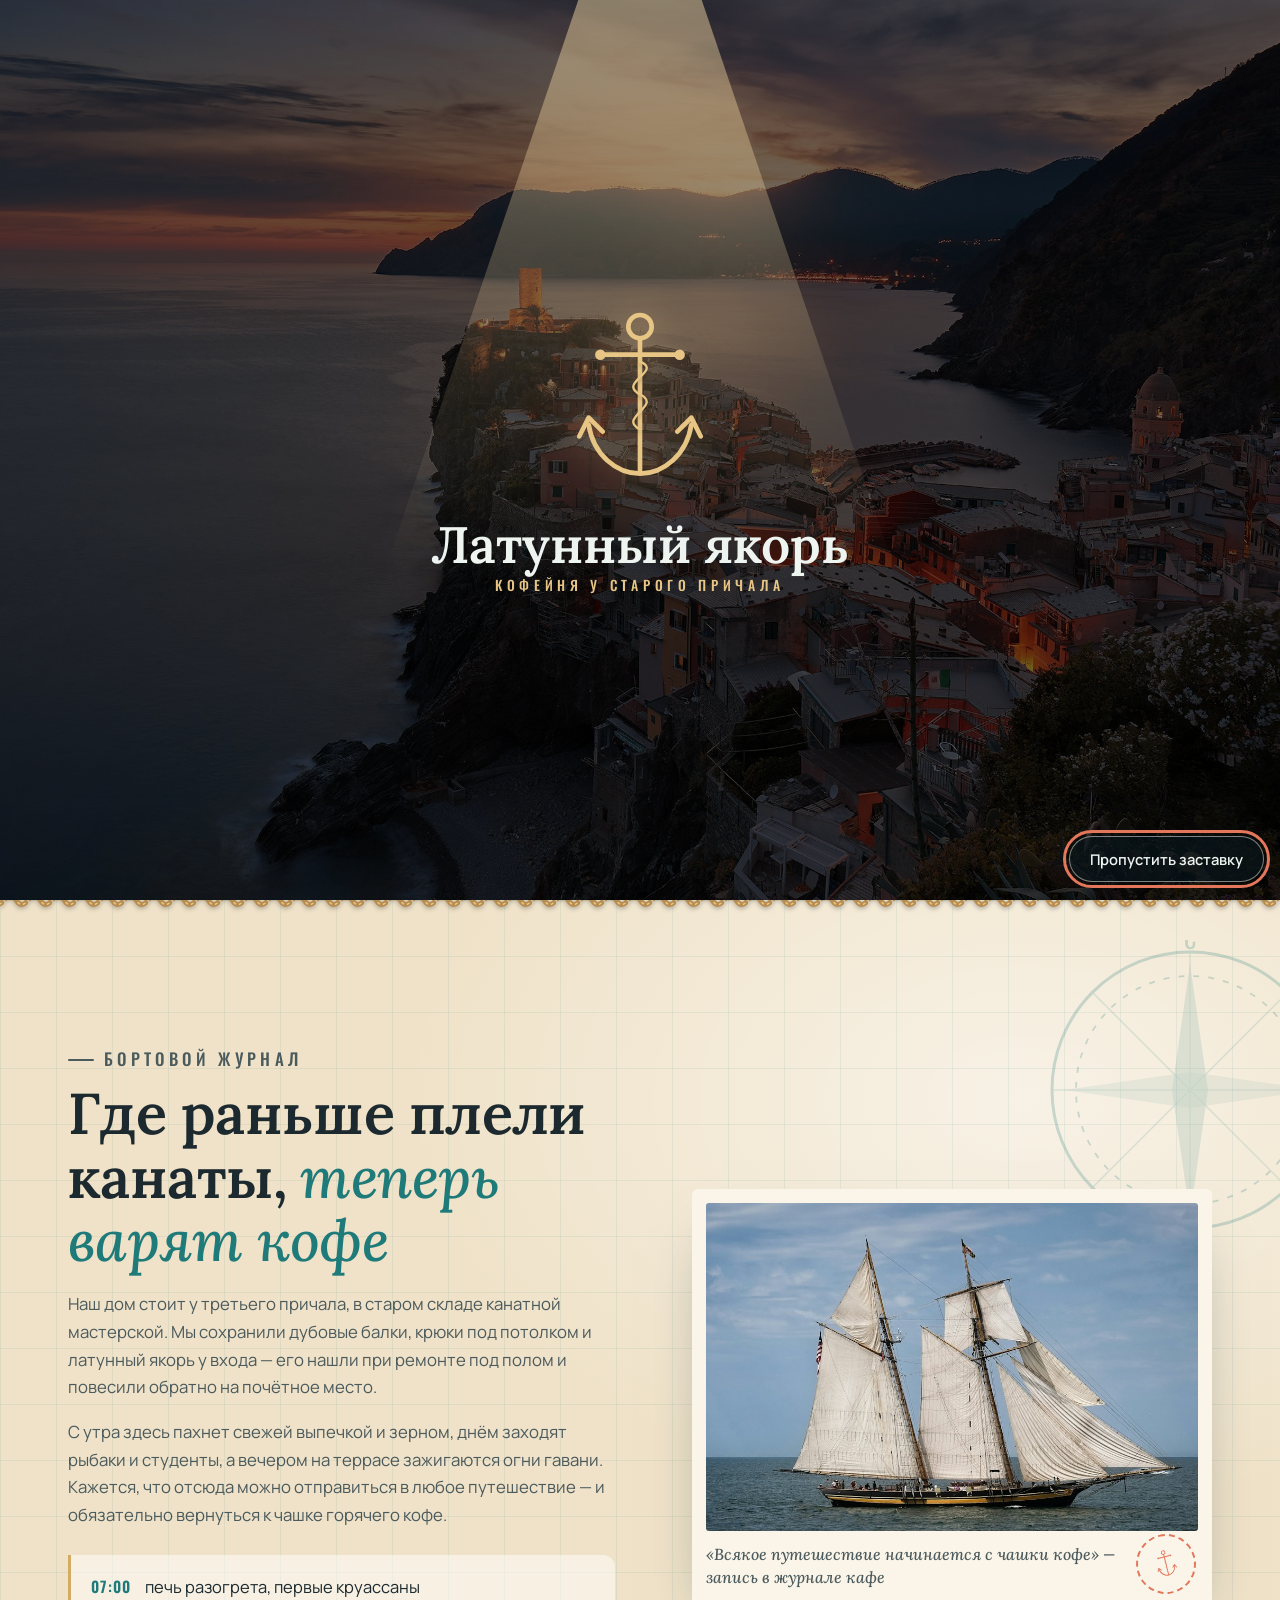
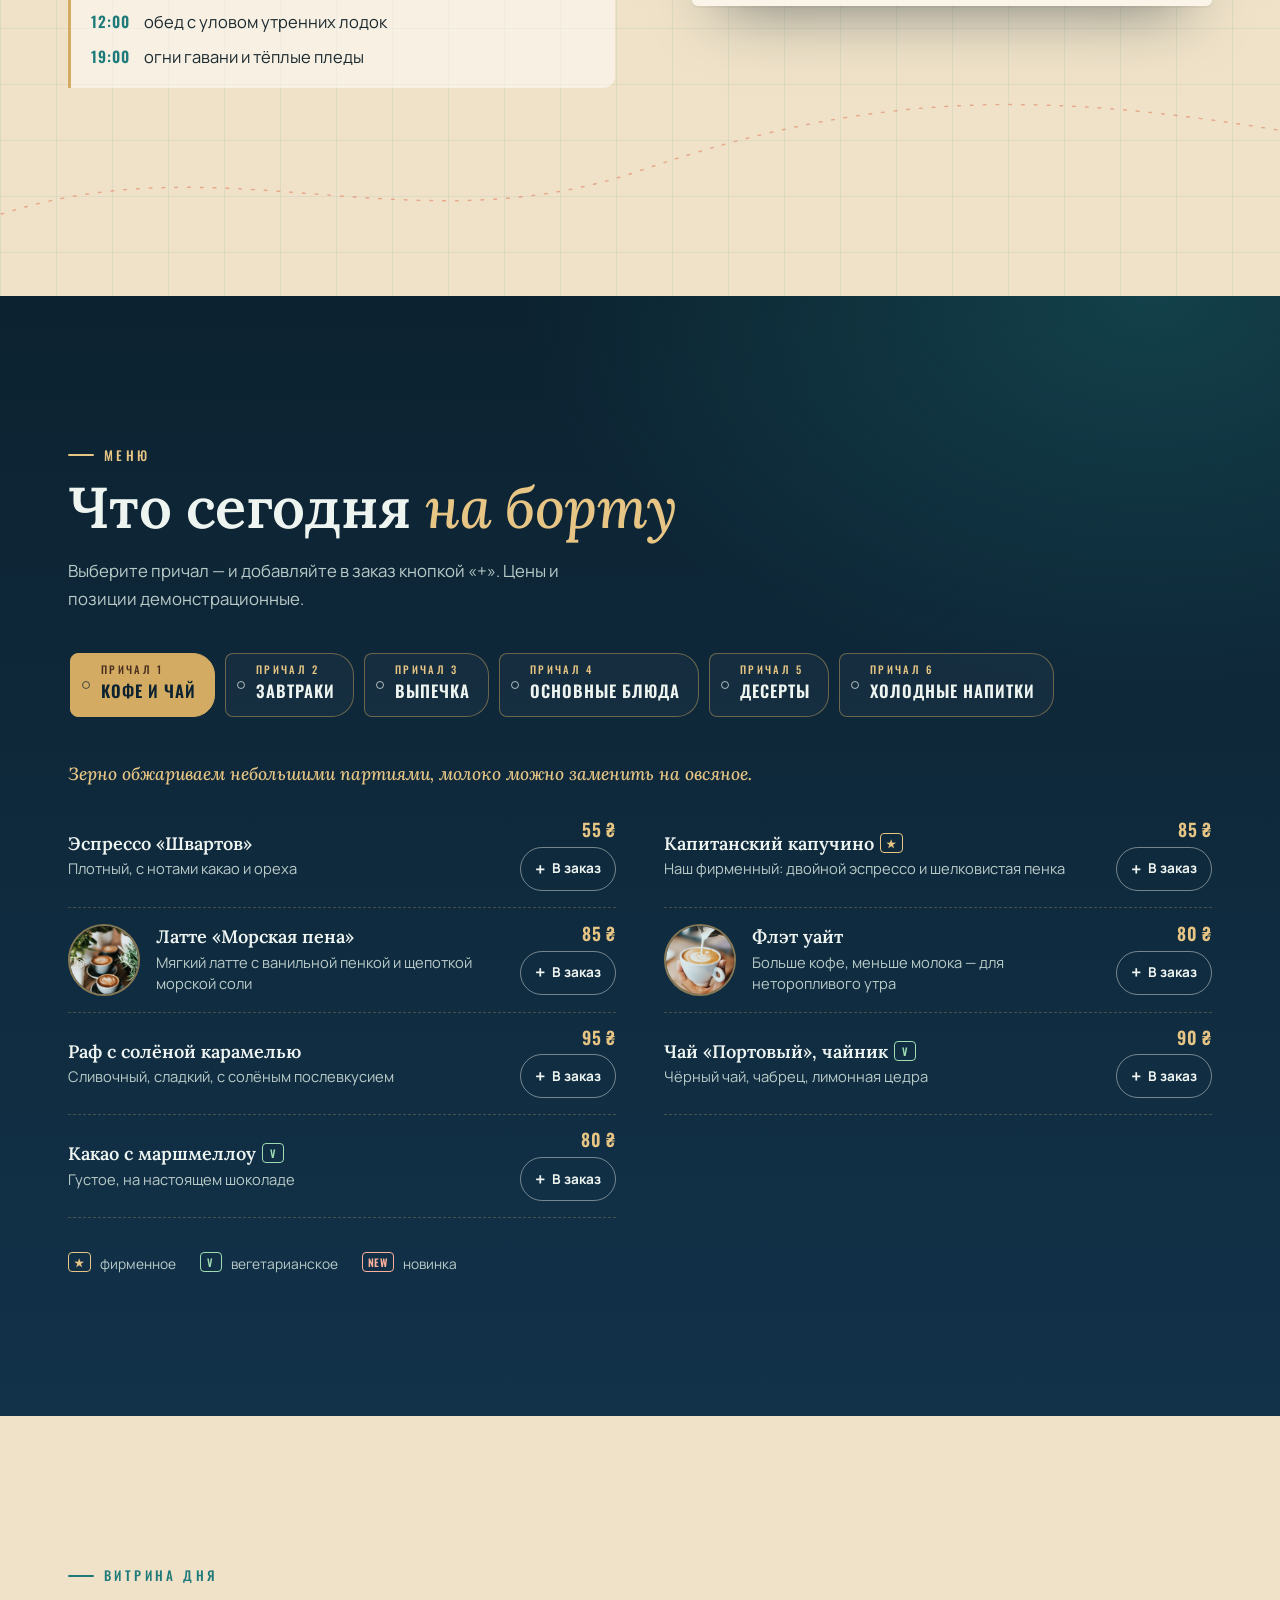
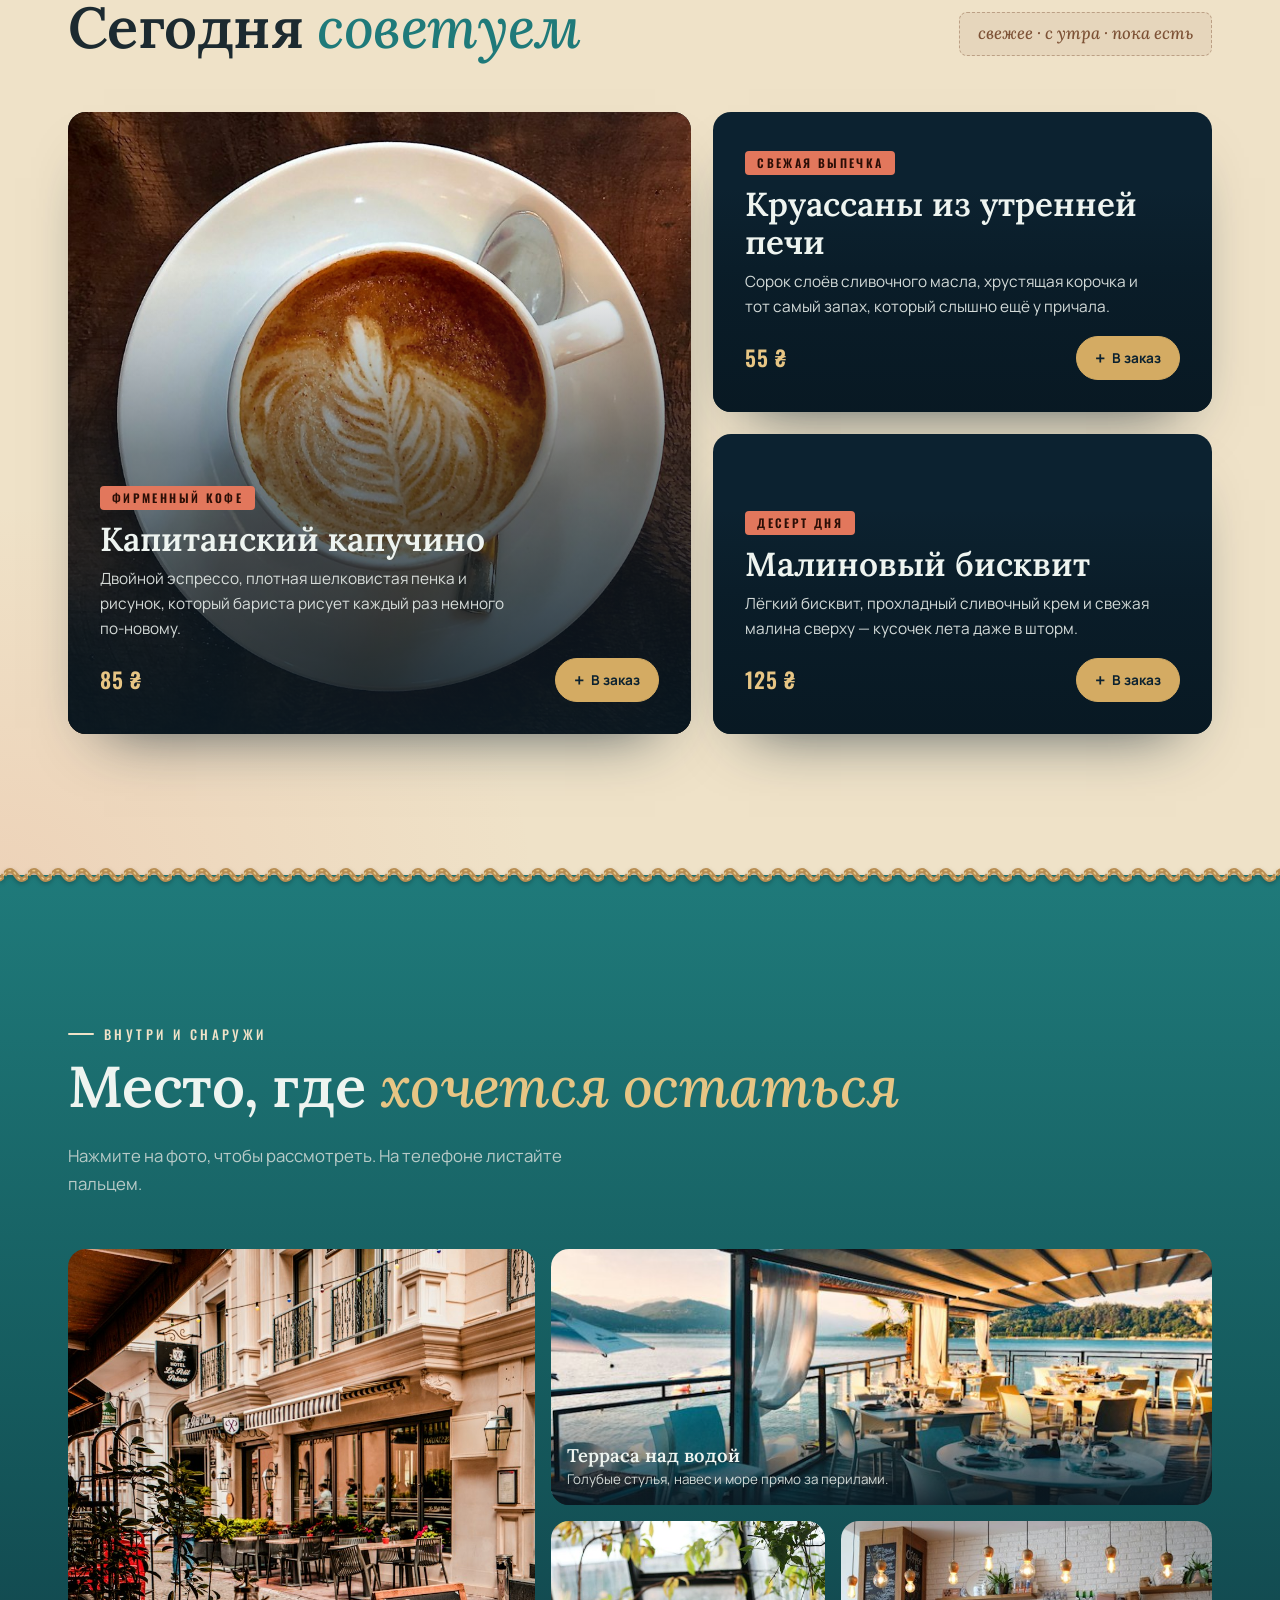
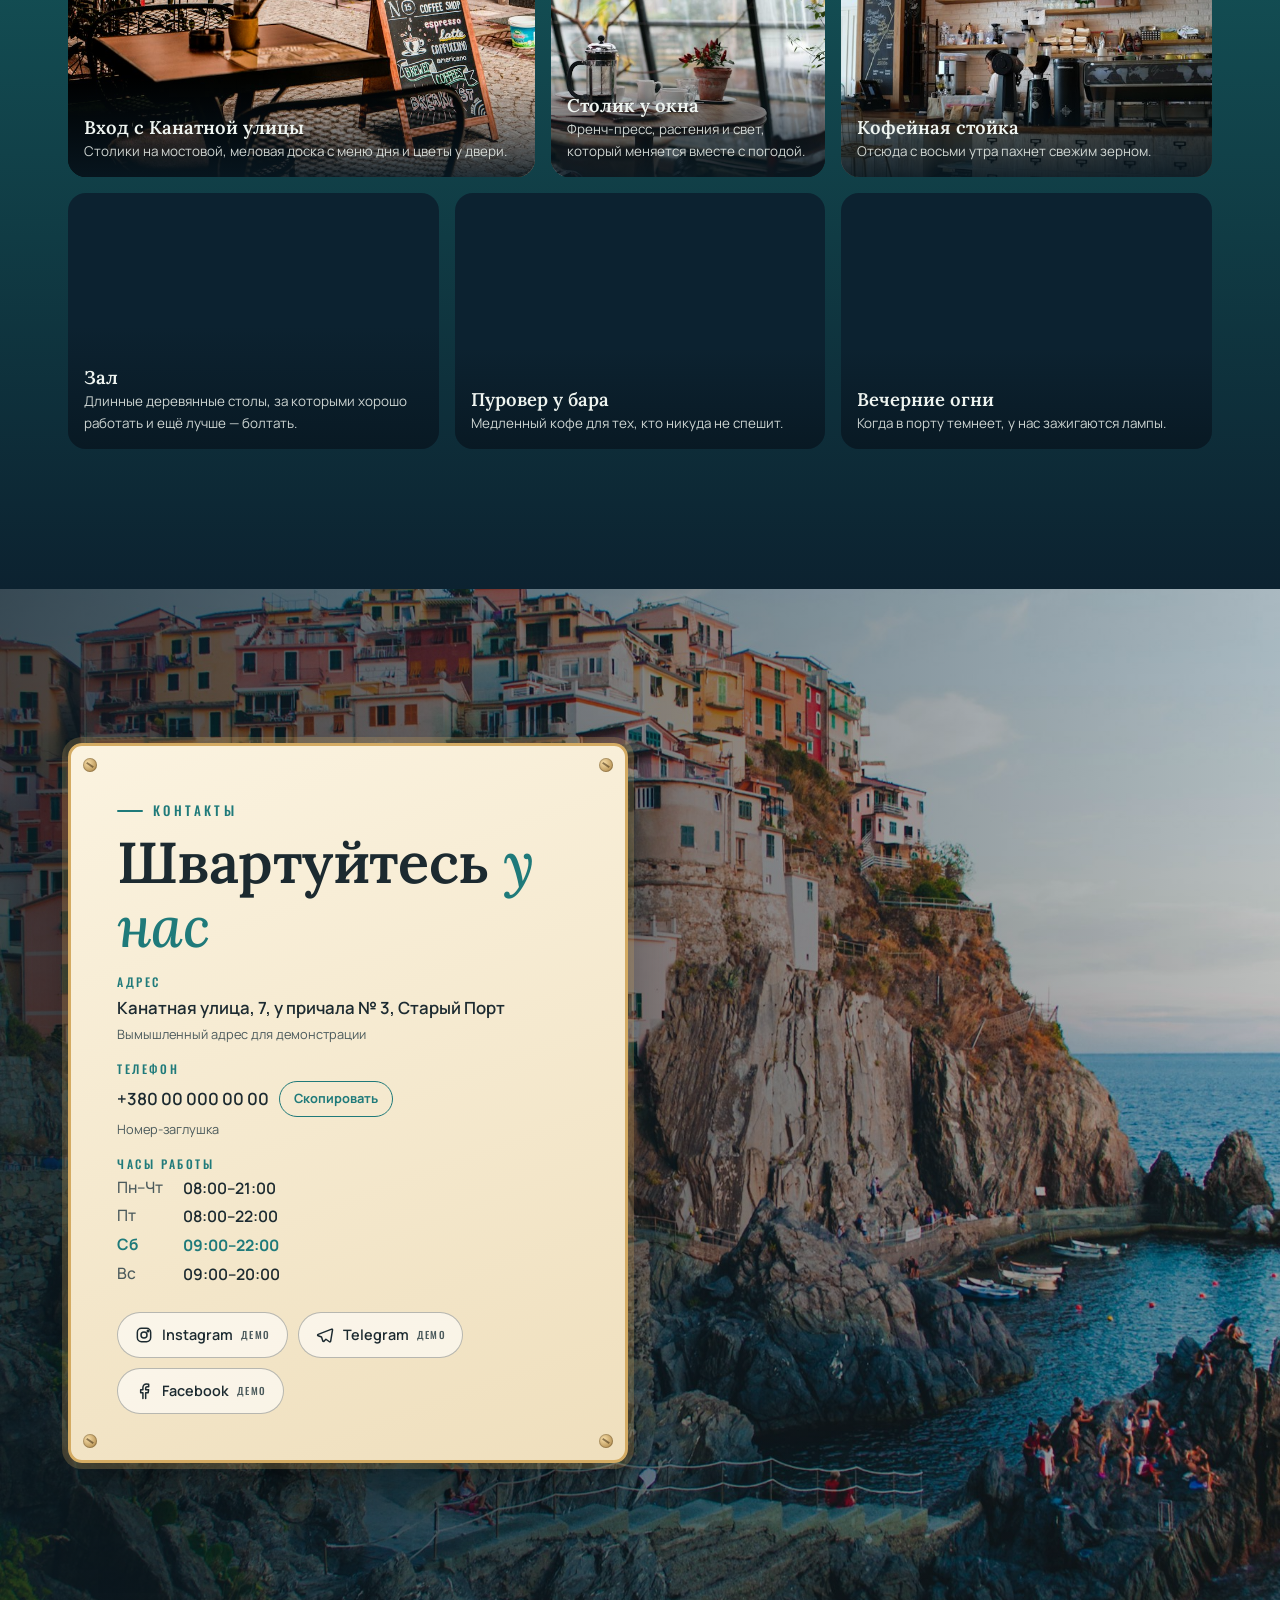
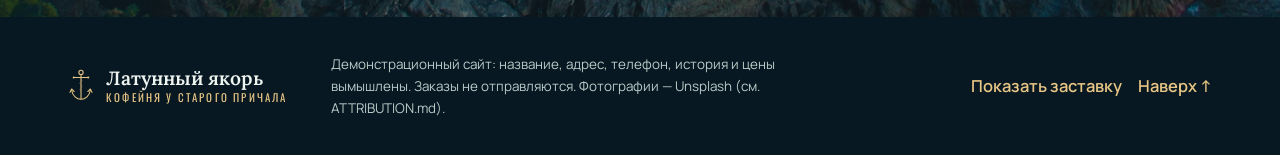
<file: latunnyi-yakor/index.html>
<!doctype html>
<html lang="ru">
<head>
  <meta charset="utf-8">
  <meta name="viewport" content="width=device-width, initial-scale=1, viewport-fit=cover">
  <title>Латунный якорь — кофейня у старого причала</title>
  <meta name="description" content="Демонстрационный сайт кофейни у старого порта: меню, витрина дня, галерея и заказ онлайн.">
  <meta name="theme-color" content="#0c2230">
  <link rel="icon" href="assets/favicon.svg" type="image/svg+xml">
  <link rel="preload" as="image" href="assets/photos/hero-1100.jpg" imagesrcset="assets/photos/hero-1100.jpg 1100w, assets/photos/hero-2200.jpg 2200w" imagesizes="100vw">
  <script>
    (function () {
      var d = document.documentElement, show = true;
      d.classList.add('js');
      try {
        if (window.matchMedia('(prefers-reduced-motion: reduce)').matches) show = false;
        if (localStorage.getItem('brass-anchor:intro-seen')) show = false;
      } catch (e) {}
      d.classList.add(show ? 'intro-on' : 'intro-off');
    })();
  </script>
  <link rel="preconnect" href="https://fonts.googleapis.com">
  <link rel="preconnect" href="https://fonts.gstatic.com" crossorigin>
  <link href="https://fonts.googleapis.com/css2?family=Lora:ital,wght@0,500;0,600;0,700;1,500;1,600&family=Oswald:wght@400;500;600&family=Manrope:wght@400;500;600;700&display=swap" rel="stylesheet">
  <link rel="stylesheet" href="css/styles.css">
</head>
<body>
  <!-- Фирменный якорь: один символ на весь сайт -->
  <svg width="0" height="0" style="position:absolute" aria-hidden="true" focusable="false">
    <symbol id="anchor" viewBox="0 0 120 160">
      <g fill="none" stroke="currentColor" stroke-width="5" stroke-linecap="round" stroke-linejoin="round">
        <circle cx="60" cy="16" r="10"/>
        <path d="M60 26 V140"/>
        <path d="M30 40 H90"/>
        <path d="M16 100 C20 126 40 142 60 142 C80 142 100 126 104 100"/>
        <path d="M8 110 L16 94 L28 106 M112 110 L104 94 L92 106"/>
      </g>
      <circle cx="26" cy="40" r="5" fill="currentColor"/><circle cx="94" cy="40" r="5" fill="currentColor"/>
      <path d="M60 46 C80 54 40 64 60 74 C80 84 40 94 60 104" fill="none" stroke="currentColor" stroke-width="2.4" stroke-dasharray="5 4" opacity=".7"/>
    </symbol>
    <symbol id="compass" viewBox="0 0 100 100">
      <g fill="none" stroke="currentColor">
        <circle cx="50" cy="50" r="46" stroke-width="1"/><circle cx="50" cy="50" r="38" stroke-width=".6" stroke-dasharray="2 3"/>
        <path d="M50 4 V96 M4 50 H96 M17 17 L83 83 M83 17 L17 83" stroke-width=".5" opacity=".6"/>
      </g>
      <path d="M50 8 L56 50 L50 92 L44 50Z" fill="currentColor" opacity=".55"/>
      <path d="M8 50 L50 44 L92 50 L50 56Z" fill="currentColor" opacity=".35"/>
      <text x="50" y="3" font-size="8" text-anchor="middle" fill="currentColor" font-family="Oswald, sans-serif">С</text>
    </symbol>
  </svg>

  <a class="skip-link" href="#main">Перейти к содержимому</a>

  <!-- ===================== ЗАСТАВКА ===================== -->
  <div class="intro" id="intro" role="dialog" aria-label="Заставка" aria-modal="false">
    <img class="intro__photo" src="assets/photos/hero-1100.jpg" srcset="assets/photos/hero-1100.jpg 1100w, assets/photos/hero-2200.jpg 2200w" sizes="100vw" alt="">
    <div class="intro__beam" aria-hidden="true"></div>
    <div class="intro__center" aria-hidden="true">
      <svg class="intro__anchor" viewBox="0 0 120 160" width="120" height="160">
        <g fill="none" stroke="currentColor" stroke-width="4" stroke-linecap="round" stroke-linejoin="round">
          <circle style="--i:0" pathLength="1" cx="60" cy="16" r="10"/>
          <path style="--i:1" pathLength="1" d="M60 26 V140"/>
          <path style="--i:2" pathLength="1" d="M30 40 H90"/>
          <path style="--i:3" pathLength="1" d="M16 100 C20 126 40 142 60 142 C80 142 100 126 104 100"/>
          <path style="--i:4" pathLength="1" d="M8 110 L16 94 L28 106 M112 110 L104 94 L92 106"/>
          <path style="--i:5" pathLength="1" class="rope" d="M60 46 C80 54 40 64 60 74 C80 84 40 94 60 104" stroke-width="2"/>
        </g>
        <circle class="dot" cx="26" cy="40" r="4.5" fill="currentColor"/><circle class="dot" cx="94" cy="40" r="4.5" fill="currentColor"/>
      </svg>
      <p class="intro__name">Латунный якорь</p>
      <p class="intro__tag">кофейня у старого причала</p>
    </div>
    <div class="intro__foam" aria-hidden="true"><span></span><span></span><span></span></div>
    <button class="intro__skip" type="button" id="introSkip">Пропустить заставку</button>
  </div>

  <!-- ===================== ШАПКА ===================== -->
  <header class="header" id="header">
    <div class="wrap header__in">
      <a class="logo" href="#top" aria-label="Латунный якорь — на главную">
        <span class="logo__badge" aria-hidden="true"><svg><use href="#anchor"/></svg></span>
        <span class="logo__text"><span class="logo__name" data-cafe="name">Латунный якорь</span><span class="logo__tag" data-cafe="tagline">кофейня у старого причала</span></span>
      </a>
      <nav class="nav" aria-label="Разделы">
        <ul class="nav__list" id="navList">
          <li><a href="#story">История</a></li>
          <li><a href="#menu">Меню</a></li>
          <li><a href="#showcase">Витрина дня</a></li>
          <li><a href="#gallery">Атмосфера</a></li>
          <li><a href="#contacts">Контакты</a></li>
        </ul>
      </nav>
      <button class="btn btn--brass header__order" type="button" data-open-cart>
        <svg class="ico" viewBox="0 0 24 24" aria-hidden="true"><path d="M6 8h12l-1.2 11.1a2 2 0 0 1-2 1.9H9.2a2 2 0 0 1-2-1.9Z"/><path d="M9 8V7a3 3 0 0 1 6 0v1"/></svg>
        <span>Заказать</span>
        <span class="badge" data-cart-count hidden>0</span>
      </button>
      <button class="burger" id="burger" type="button" aria-expanded="false" aria-controls="navList">
        <span class="sr-only" id="burgerText">Открыть меню</span>
        <span class="burger__l" aria-hidden="true"><span></span><span></span><span></span></span>
      </button>
    </div>
  </header>

  <main id="main">
    <!-- ===================== ГЛАВНЫЙ ЭКРАН ===================== -->
    <section class="hero" id="top" aria-labelledby="heroTitle">
      <!-- Фото: Unsplash, photo-1499678329028-101435549a4e (см. ATTRIBUTION.md) -->
      <img class="hero__photo" src="assets/photos/hero-1100.jpg"
           srcset="assets/photos/hero-1100.jpg 1100w, assets/photos/hero-2200.jpg 2200w" sizes="100vw"
           alt="Старый прибрежный городок в сумерках: дома с огнями в окнах спускаются к гавани, вдали скалы и закат"
           fetchpriority="high">
      <div class="hero__shade" aria-hidden="true"></div>
      <div class="hero__water" aria-hidden="true"></div>
      <div class="wrap hero__in">
        <p class="plate hero-up" style="--d:0"><svg aria-hidden="true"><use href="#anchor"/></svg>Причал № 3 · Старый Порт</p>
        <h1 class="hero__title hero-up" id="heroTitle" tabindex="-1" style="--d:1">Кофе у&nbsp;старого<br><em>причала</em></h1>
        <p class="hero__lead hero-up" style="--d:2">Утренний капучино с видом на мачты, круассаны из печи и тёплые вечера под огнями гавани.
          Заходите на минуту — останетесь до заката.</p>
        <div class="hero__cta hero-up" style="--d:3">
          <a class="btn btn--foam" href="#menu">Посмотреть меню</a>
          <button class="btn btn--brass" type="button" data-open-cart>Заказать</button>
        </div>
        <p class="hero__now hero-up" style="--d:4"><span class="dot" data-open-dot></span><span data-today>—</span></p>
      </div>
    </section>

    <div class="rope" aria-hidden="true"></div>

    <!-- ===================== ИСТОРИЯ ===================== -->
    <section class="story chart-bg" id="story" aria-labelledby="storyTitle">
      <svg class="story__compass" aria-hidden="true"><use href="#compass"/></svg>
      <svg class="story__route" viewBox="0 0 1200 300" preserveAspectRatio="none" aria-hidden="true">
        <path d="M-20 240 C200 120 380 280 600 170 S980 60 1220 120" fill="none" stroke="currentColor" stroke-width="2" stroke-dasharray="2 10" stroke-linecap="round"/>
      </svg>
      <div class="wrap story__grid">
        <div class="story__text">
          <p class="eyebrow reveal">Бортовой журнал</p>
          <h2 class="h2 reveal" id="storyTitle">Где раньше плели канаты, <em>теперь варят кофе</em></h2>
          <p class="reveal">Наш дом стоит у третьего причала, в старом складе канатной мастерской. Мы сохранили дубовые балки,
            крюки под потолком и латунный якорь у входа — его нашли при ремонте под полом и повесили обратно на почётное место.</p>
          <p class="reveal">С утра здесь пахнет свежей выпечкой и зерном, днём заходят рыбаки и студенты, а вечером на террасе зажигаются огни гавани.
            Кажется, что отсюда можно отправиться в любое путешествие — и обязательно вернуться к чашке горячего кофе.</p>
          <ol class="log reveal">
            <li><span>07:00</span> печь разогрета, первые круассаны</li>
            <li><span>12:00</span> обед с уловом утренних лодок</li>
            <li><span>19:00</span> огни гавани и тёплые пледы</li>
          </ol>
          <p class="fine reveal">История демонстрационная: кафе и город вымышлены.</p>
        </div>
        <figure class="postcard reveal">
          <!-- Фото: Unsplash, photo-1563296291-14f26f10c20f -->
          <img src="assets/photos/story-ship.jpg" width="1100" height="733" loading="lazy" decoding="async"
               alt="Старинный парусник с белыми парусами идёт по спокойному морю под облачным небом">
          <figcaption>«Всякое путешествие начинается с чашки кофе» — запись в журнале кафе</figcaption>
          <span class="postcard__stamp" aria-hidden="true"><svg><use href="#anchor"/></svg></span>
        </figure>
      </div>
    </section>

    <!-- ===================== МЕНЮ ===================== -->
    <section class="menu" id="menu" aria-labelledby="menuTitle">
      <div class="wrap">
        <div class="section-head">
          <p class="eyebrow eyebrow--light reveal">Меню</p>
          <h2 class="h2 reveal" id="menuTitle">Что сегодня <em>на борту</em></h2>
          <p class="lead reveal">Выберите причал — и добавляйте в заказ кнопкой «+». Цены и позиции демонстрационные.</p>
        </div>
        <div class="tabs" role="tablist" aria-label="Категории меню" id="tabs"></div>
        <div class="menu__panel" id="menuPanel" role="tabpanel" tabindex="0"></div>
        <ul class="legend" aria-label="Обозначения">
          <li><span class="mark mark--sign" aria-hidden="true">★</span> фирменное</li>
          <li><span class="mark mark--veg" aria-hidden="true">V</span> вегетарианское</li>
          <li><span class="mark mark--new" aria-hidden="true">new</span> новинка</li>
        </ul>
      </div>
    </section>

    <!-- ===================== ВИТРИНА ДНЯ ===================== -->
    <section class="showcase" id="showcase" aria-labelledby="showTitle">
      <div class="wrap">
        <div class="section-head section-head--row">
          <div>
            <p class="eyebrow reveal">Витрина дня</p>
            <h2 class="h2 reveal" id="showTitle">Сегодня <em>советуем</em></h2>
          </div>
          <p class="chalk reveal" aria-hidden="true">свежее · с утра · пока есть</p>
        </div>
        <div class="show-grid" id="showGrid"></div>
      </div>
    </section>

    <div class="rope rope--sand" aria-hidden="true"></div>

    <!-- ===================== АТМОСФЕРА ===================== -->
    <section class="gallery" id="gallery" aria-labelledby="galTitle">
      <div class="wrap">
        <div class="section-head section-head--row">
          <div>
            <p class="eyebrow eyebrow--light reveal">Внутри и снаружи</p>
            <h2 class="h2 reveal" id="galTitle">Место, где <em>хочется остаться</em></h2>
          </div>
          <p class="lead reveal">Нажмите на фото, чтобы рассмотреть. На телефоне листайте пальцем.</p>
        </div>
        <ul class="gal" id="gal"></ul>
      </div>
    </section>

    <!-- ===================== КОНТАКТЫ ===================== -->
    <section class="contacts" id="contacts" aria-labelledby="contactsTitle">
      <!-- Фото: Unsplash, photo-1516483638261-f4dbaf036963 -->
      <img class="contacts__photo" src="assets/photos/contacts-harbor.jpg" loading="lazy" decoding="async"
           alt="Разноцветные дома на скалах над маленькой гаванью с лодками">
      <div class="contacts__shade" aria-hidden="true"></div>
      <div class="wrap contacts__in">
        <div class="plaque reveal">
          <span class="screw screw--tl" aria-hidden="true"></span><span class="screw screw--tr" aria-hidden="true"></span>
          <span class="screw screw--bl" aria-hidden="true"></span><span class="screw screw--br" aria-hidden="true"></span>
          <p class="eyebrow">Контакты</p>
          <h2 class="h2" id="contactsTitle">Швартуйтесь <em>у нас</em></h2>
          <dl class="info">
            <div><dt>Адрес</dt><dd><span data-contact="address"></span><small data-contact="addressNote"></small></dd></div>
            <div><dt>Телефон</dt><dd><span class="phone"><span data-contact="phone"></span>
              <button class="mini-btn" type="button" data-copy-phone>Скопировать</button></span><small data-contact="phoneNote"></small></dd></div>
            <div><dt>Часы работы</dt><dd><dl class="hours" data-hours></dl></dd></div>
          </dl>
          <div class="socials" id="socials" aria-label="Соцсети"></div>
        </div>
      </div>
    </section>
  </main>

  <footer class="footer">
    <div class="wrap footer__in">
      <div class="footer__brand">
        <svg aria-hidden="true"><use href="#anchor"/></svg>
        <div><p class="footer__name" data-cafe="name">Латунный якорь</p><p class="footer__tag" data-cafe="tagline"></p></div>
      </div>
      <p class="footer__fine">Демонстрационный сайт: название, адрес, телефон, история и цены вымышлены.
        Заказы не отправляются. Фотографии — Unsplash (см. ATTRIBUTION.md).</p>
      <div class="footer__links">
        <button class="link" type="button" id="replayIntro">Показать заставку</button>
        <a class="link" href="#top">Наверх ↑</a>
      </div>
    </div>
  </footer>

  <!-- Плавающая корзина -->
  <button class="cart-fab" type="button" data-open-cart hidden>
    <svg class="ico" viewBox="0 0 24 24" aria-hidden="true"><path d="M6 8h12l-1.2 11.1a2 2 0 0 1-2 1.9H9.2a2 2 0 0 1-2-1.9Z"/><path d="M9 8V7a3 3 0 0 1 6 0v1"/></svg>
    <span>Заказ · <span data-cart-total>0 ₴</span></span>
    <span class="cart-fab__n" data-cart-count>0</span>
  </button>

  <!-- ===================== КОРЗИНА ===================== -->
  <dialog class="drawer" id="cart" aria-labelledby="cartTitle">
    <div class="drawer__in">
      <div class="drawer__head">
        <button class="icon-btn" type="button" id="cartBack" aria-label="Назад к корзине" hidden>
          <svg viewBox="0 0 24 24" aria-hidden="true"><path d="M15 5l-7 7 7 7"/></svg>
        </button>
        <h2 class="drawer__title" id="cartTitle" tabindex="-1">Ваш заказ</h2>
        <button class="icon-btn" type="button" data-close aria-label="Закрыть корзину">
          <svg viewBox="0 0 24 24" aria-hidden="true"><path d="M6 6l12 12M18 6L6 18"/></svg>
        </button>
      </div>

      <div class="view" data-view="cart">
        <div class="drawer__scroll">
          <ul class="lines" id="lines"></ul>
          <div class="empty" id="empty" hidden>
            <svg aria-hidden="true"><use href="#anchor"/></svg>
            <p>В трюме пока пусто</p>
            <p class="muted">Добавьте что-нибудь из меню или витрины дня.</p>
            <button class="btn btn--teal" type="button" data-goto-menu>Открыть меню</button>
          </div>
        </div>
        <div class="drawer__foot" id="cartFoot">
          <div class="total"><span>Итого</span><strong data-cart-total>0 ₴</strong></div>
          <button class="btn btn--brass btn--block" type="button" id="toCheckout">Оформить заказ</button>
          <p class="tiny">Демо-версия: оплата и доставка не подключены.</p>
        </div>
      </div>

      <div class="view" data-view="checkout" hidden>
        <form id="orderForm" class="form" novalidate>
          <div class="drawer__scroll">
            <p class="demo-note" role="note"><strong>Демо-версия.</strong> Заказ никуда не отправляется, данные не сохраняются.</p>
            <div class="form__errors" id="formErrors" role="alert" tabindex="-1" hidden></div>
            <div class="field">
              <label for="fName">Имя <span class="req" aria-hidden="true">*</span></label>
              <input id="fName" name="name" type="text" autocomplete="name" maxlength="60" required aria-describedby="fNameErr">
              <p class="err" id="fNameErr"></p>
            </div>
            <div class="field">
              <label for="fPhone">Телефон <span class="req" aria-hidden="true">*</span></label>
              <input id="fPhone" name="phone" type="tel" inputmode="tel" autocomplete="tel" required placeholder="+380 67 123 45 67" aria-describedby="fPhoneHint fPhoneErr">
              <p class="hint" id="fPhoneHint">Украинский номер: +380… или 0…</p>
              <p class="err" id="fPhoneErr"></p>
            </div>
            <fieldset class="field">
              <legend>Как получить</legend>
              <div class="seg">
                <label><input type="radio" name="how" value="here" checked><span>В кафе</span></label>
                <label><input type="radio" name="how" value="togo"><span>С собой</span></label>
              </div>
            </fieldset>
            <div class="field">
              <label for="fComment">Комментарий</label>
              <textarea id="fComment" name="comment" rows="3" maxlength="300" placeholder="Например: на овсяном молоке, к 9:30" aria-describedby="fCommentHint"></textarea>
              <p class="hint" id="fCommentHint">Необязательно, до 300 символов</p>
            </div>
          </div>
          <div class="drawer__foot">
            <div class="total"><span>К оплате в кафе</span><strong data-cart-total>0 ₴</strong></div>
            <button class="btn btn--brass btn--block" type="submit" id="submitBtn"><span class="spin" aria-hidden="true"></span><span class="btn__t">Отправить заказ</span></button>
          </div>
        </form>
      </div>

      <div class="view" data-view="done" hidden>
        <div class="drawer__scroll done">
          <svg class="done__ico" viewBox="0 0 64 64" aria-hidden="true"><circle cx="32" cy="32" r="29"/><path d="M20 33l8 8 16-17"/></svg>
          <h3 class="done__title">Заказ принят</h3>
          <p class="done__num">Номер: <strong id="doneNum"></strong></p>
          <p class="demo-note" role="note">Так будет выглядеть подтверждение. <strong>В демо-версии заказ никуда не отправлен</strong>, а введённые данные не сохранены.</p>
          <div class="done__sum" id="doneSum"></div>
          <button class="btn btn--teal btn--block" type="button" data-close>Вернуться на сайт</button>
        </div>
      </div>
    </div>
  </dialog>

  <!-- Просмотр фото -->
  <dialog class="lightbox" id="lightbox" aria-labelledby="lbCap">
    <figure class="lb__fig">
      <img id="lbImg" src="assets/photos/gal-entrance-1400.jpg" alt="">
      <figcaption><strong id="lbCap"></strong> <span id="lbText"></span> <span class="lb__n" id="lbN"></span></figcaption>
    </figure>
    <button class="icon-btn lb__close" type="button" data-lb="close" aria-label="Закрыть просмотр"><svg viewBox="0 0 24 24" aria-hidden="true"><path d="M6 6l12 12M18 6L6 18"/></svg></button>
    <button class="icon-btn lb__prev" type="button" data-lb="prev" aria-label="Предыдущее фото"><svg viewBox="0 0 24 24" aria-hidden="true"><path d="M15 5l-7 7 7 7"/></svg></button>
    <button class="icon-btn lb__next" type="button" data-lb="next" aria-label="Следующее фото"><svg viewBox="0 0 24 24" aria-hidden="true"><path d="M9 5l7 7-7 7"/></svg></button>
  </dialog>

  <div class="toast" id="toast" role="status" aria-live="polite"></div>

  <script src="js/data.js"></script>
  <script src="js/app.js"></script>
</body>
</html>
</file>
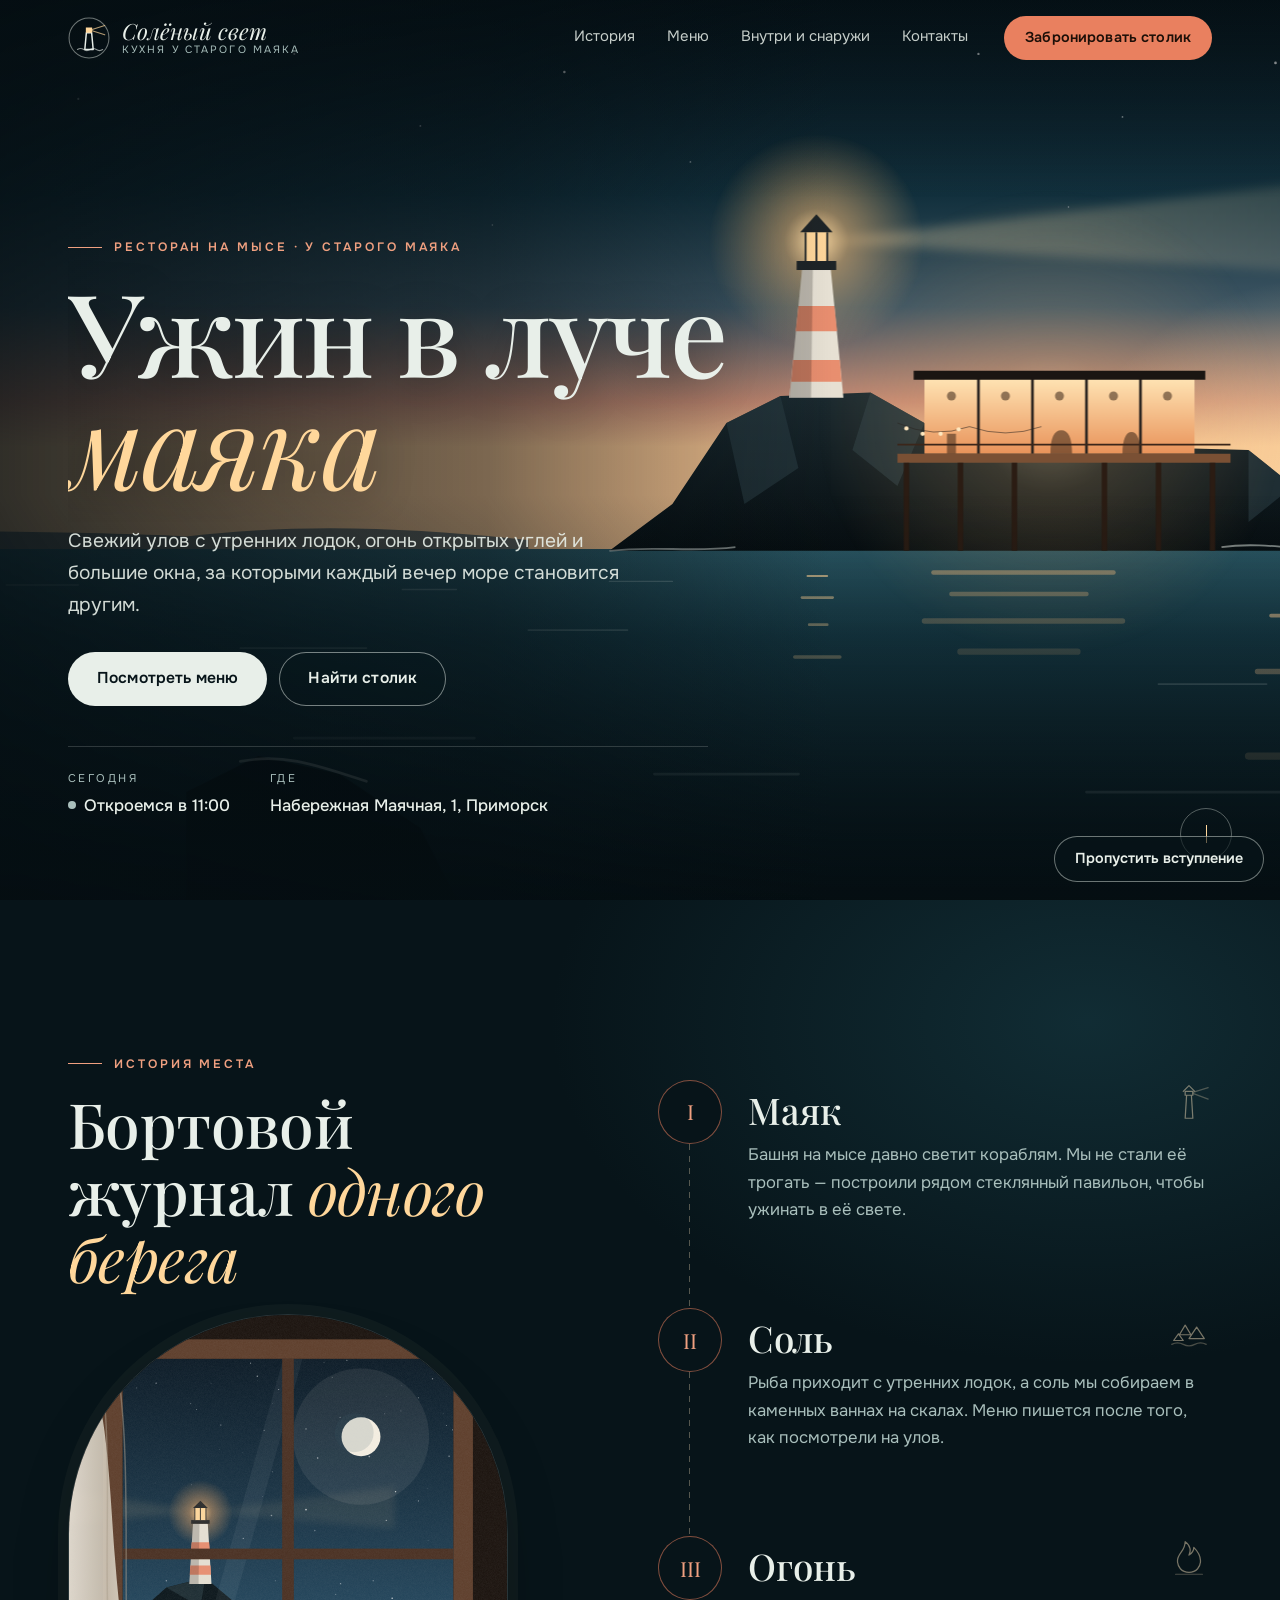
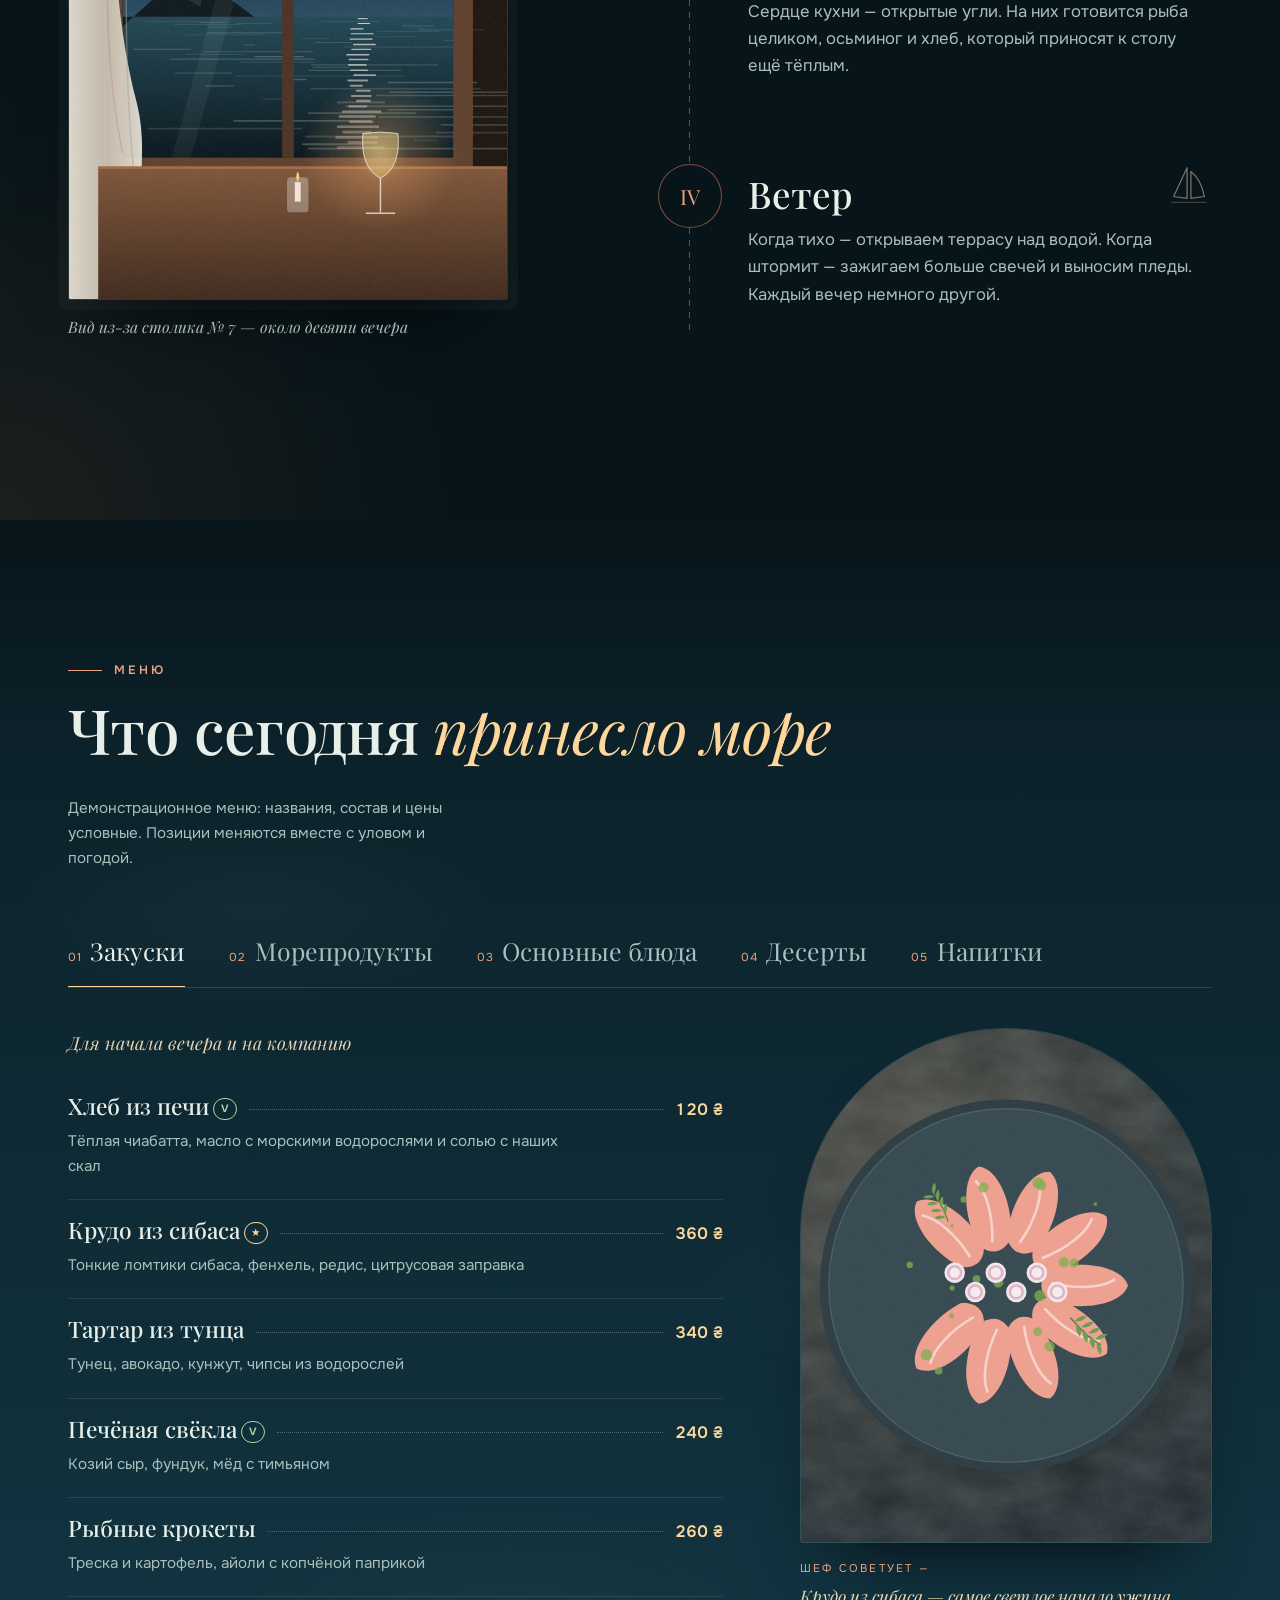
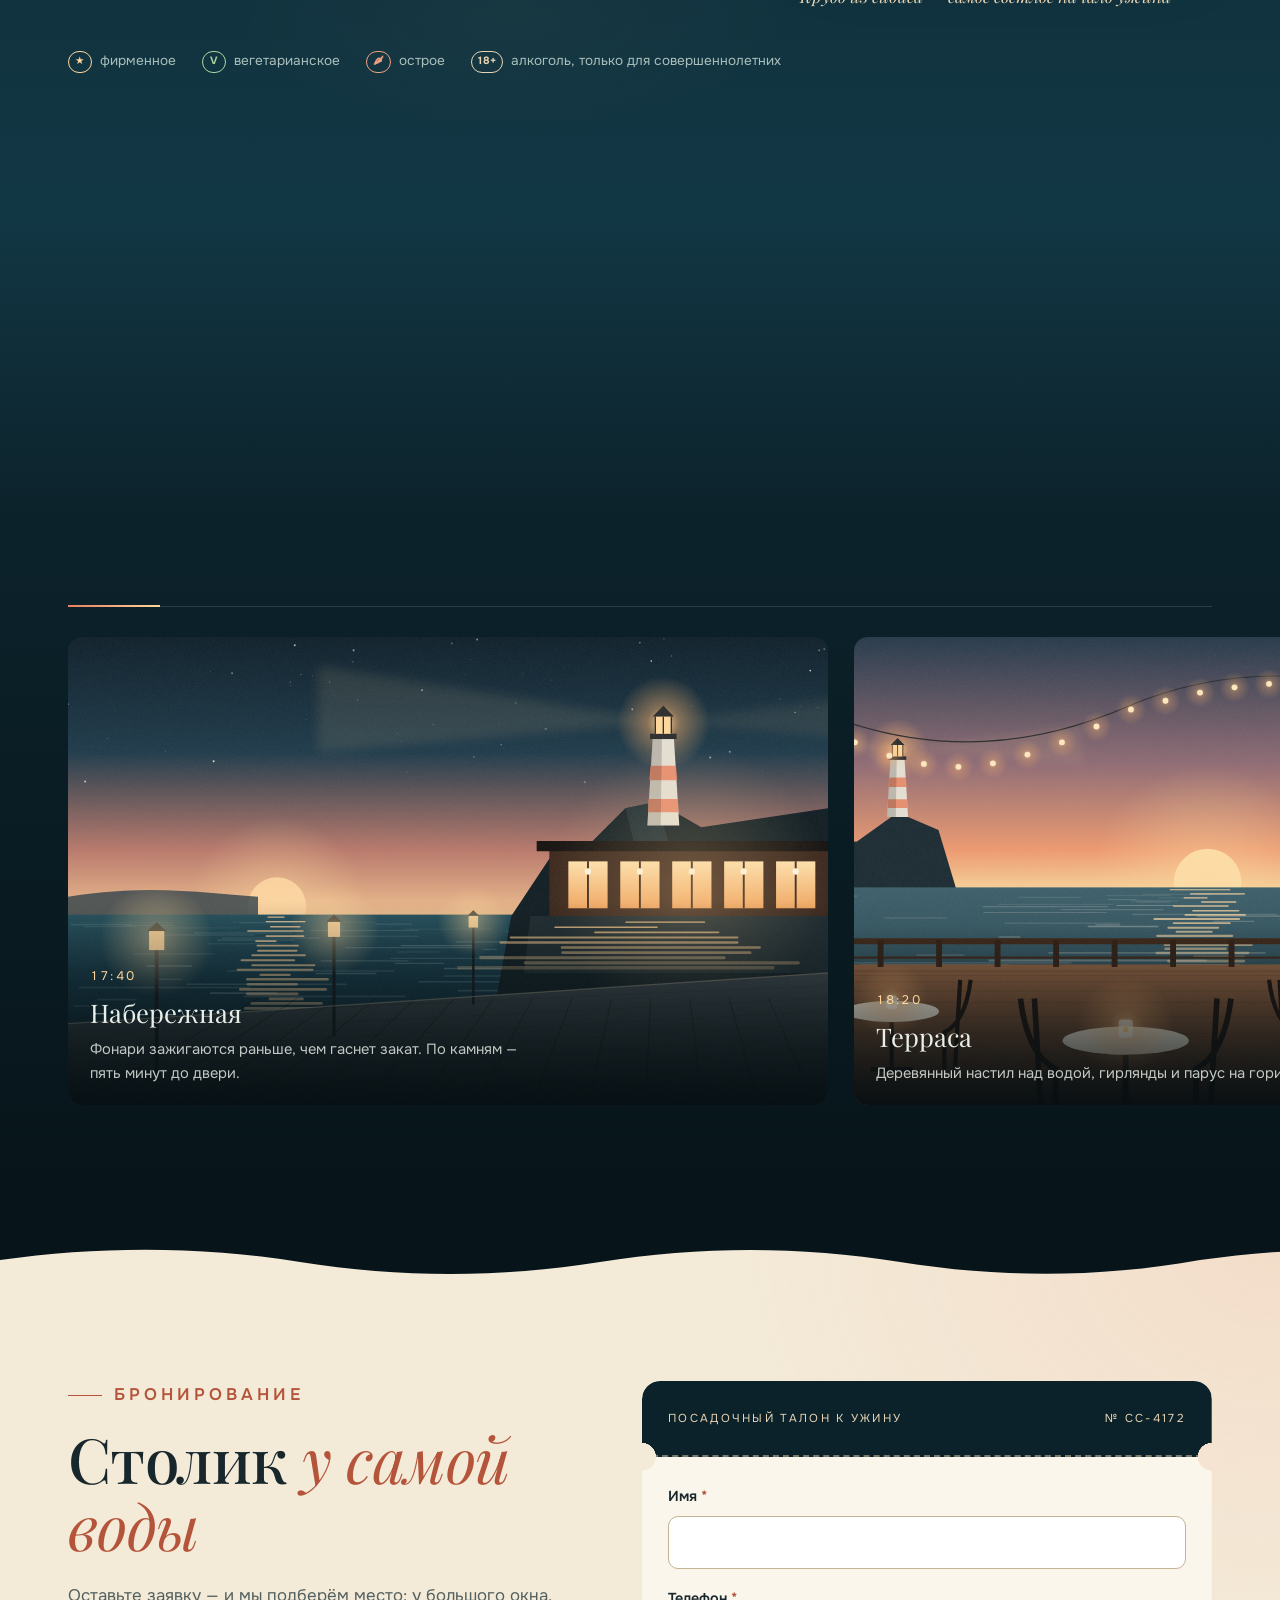
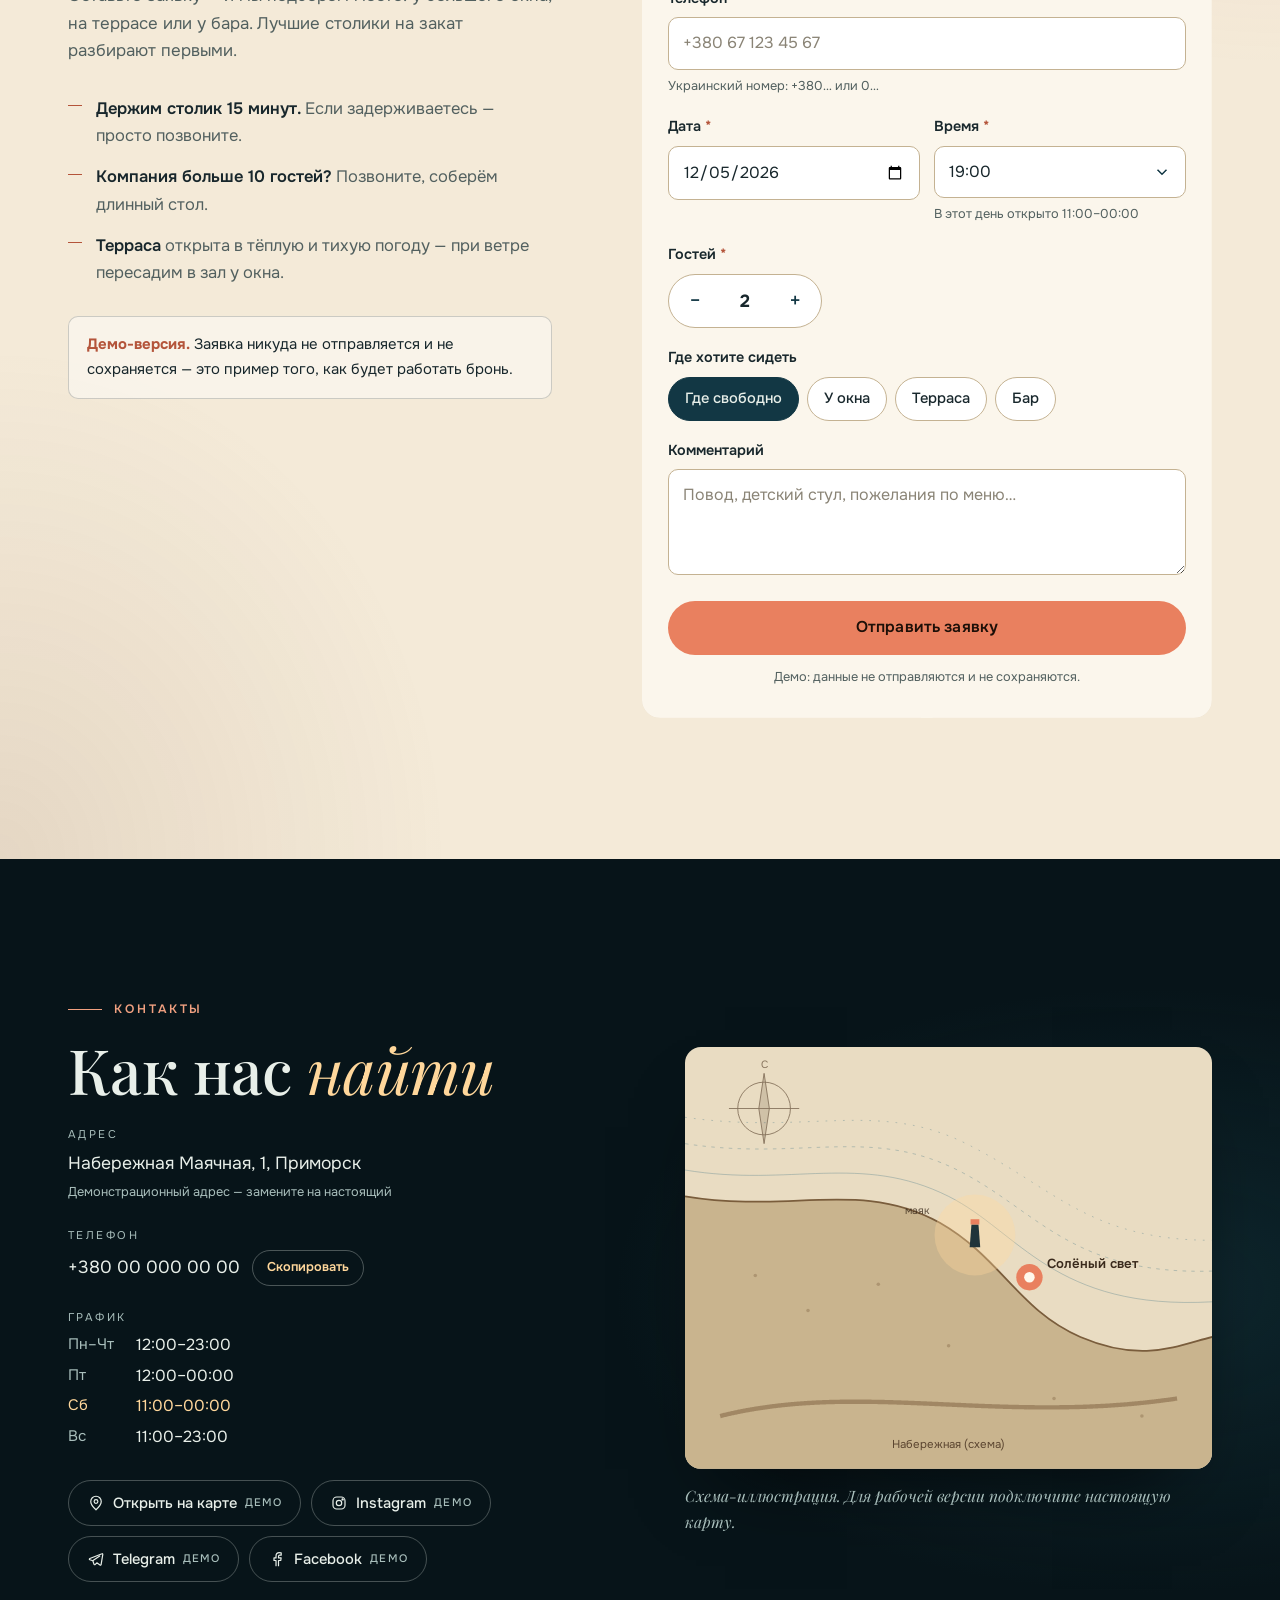
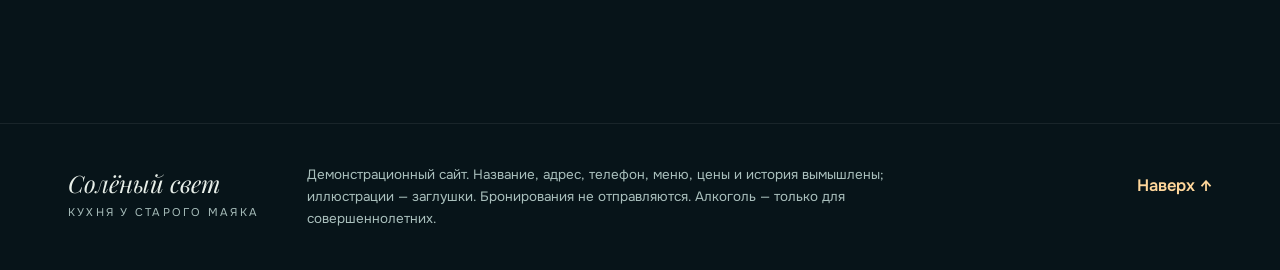
<file: solyonyi-svet/index.html>
<!doctype html>
<html lang="ru">
<head>
  <meta charset="utf-8">
  <meta name="viewport" content="width=device-width, initial-scale=1, viewport-fit=cover">
  <title>Солёный свет — кухня у старого маяка</title>
  <meta name="description" content="Демонстрационный сайт ресторана у моря: меню, история места, галерея и бронирование столика.">
  <meta name="theme-color" content="#071419">
  <link rel="icon" href="assets/favicon.svg" type="image/svg+xml">
  <script>
    (function () {
      var d = document.documentElement;
      d.classList.add('js');
      var reduce = false;
      try { reduce = window.matchMedia('(prefers-reduced-motion: reduce)').matches; } catch (e) {}
      d.classList.add(reduce ? 'intro-done' : 'intro-play');
    })();
  </script>
  <link rel="preconnect" href="https://fonts.googleapis.com">
  <link rel="preconnect" href="https://fonts.gstatic.com" crossorigin>
  <link href="https://fonts.googleapis.com/css2?family=Playfair+Display:ital,wght@0,400;0,500;0,600;1,400;1,500&family=Onest:wght@400;500;600;700&display=swap" rel="stylesheet">
  <link rel="stylesheet" href="css/styles.css">
</head>
<body>
  <a class="skip-link" href="#main">Перейти к содержимому</a>

  <!-- Вступление: туман рассеивается, проходит луч маяка -->
  <div class="intro" id="intro" aria-hidden="true">
    <div class="fog fog--1"></div>
    <div class="fog fog--2"></div>
    <div class="fog fog--3"></div>
  </div>
  <button class="intro-skip" id="introSkip" type="button">Пропустить вступление</button>

  <!-- ===================== ШАПКА ===================== -->
  <header class="header" id="header">
    <div class="wrap header__inner">
      <a class="brand" href="#top">
        <svg class="brand__mark" viewBox="0 0 40 40" aria-hidden="true">
          <circle cx="20" cy="20" r="19" fill="none" stroke="currentColor" stroke-opacity=".45"/>
          <path d="M16 31 L17.5 15 H22.5 L24 31 Z" fill="none" stroke="currentColor" stroke-width="1.4" stroke-linejoin="round"/>
          <rect x="17" y="10" width="6" height="5" fill="#ffd79b"/>
          <path d="M23 12 L35 8 M23 13 L35 17" stroke="#ffd79b" stroke-opacity=".7" stroke-linecap="round"/>
          <path d="M9 31 q3 -2 6 0 t6 0 t6 0 t6 0" fill="none" stroke="currentColor" stroke-opacity=".6" stroke-linecap="round"/>
        </svg>
        <span class="brand__text">
          <span class="brand__name" data-site="name">Солёный свет</span>
          <span class="brand__tag" data-site="tagline">кухня у старого маяка</span>
        </span>
      </a>

      <nav class="nav" aria-label="Разделы сайта">
        <ul class="nav__list" id="navList">
          <li><a href="#story">История</a></li>
          <li><a href="#menu">Меню</a></li>
          <li><a href="#place">Внутри и снаружи</a></li>
          <li><a href="#contacts">Контакты</a></li>
          <li class="nav__cta-mobile"><a class="btn btn--coral" href="#booking" data-book>Забронировать столик</a></li>
        </ul>
      </nav>

      <a class="btn btn--coral btn--sm header__book" href="#booking" data-book>Забронировать столик</a>
      <button class="burger" id="burger" type="button" aria-expanded="false" aria-controls="navList">
        <span class="sr-only" id="burgerLabel">Открыть меню</span>
        <span class="burger__lines" aria-hidden="true"><span></span><span></span></span>
      </button>
    </div>
  </header>

  <main id="main">
    <!-- ===================== ПЕРВЫЙ ЭКРАН ===================== -->
    <section class="hero" id="top" aria-labelledby="heroTitle">
      <div class="hero__scene">
        <svg class="panorama" viewBox="0 0 1600 1000" preserveAspectRatio="xMidYMid slice" role="img" aria-labelledby="panoTitle">
          <title id="panoTitle">Сумерки у моря: на скалистом мысе стоит маяк, рядом стеклянный павильон ресторана с тёплым светом в окнах и деревянной террасой над водой</title>
          <defs>
            <linearGradient id="p-sky" x1="0" y1="0" x2="0" y2="1">
              <stop offset="0" stop-color="#06131a"/><stop offset=".35" stop-color="#12303d"/>
              <stop offset=".55" stop-color="#3d5563"/><stop offset=".72" stop-color="#c58a73"/><stop offset=".8" stop-color="#f2c08e"/>
            </linearGradient>
            <linearGradient id="p-sea" x1="0" y1="0" x2="0" y2="1">
              <stop offset="0" stop-color="#2b5865"/><stop offset=".25" stop-color="#173b47"/><stop offset="1" stop-color="#050f13"/>
            </linearGradient>
            <linearGradient id="p-rock" x1="0" y1="0" x2="0" y2="1">
              <stop offset="0" stop-color="#1b2a30"/><stop offset="1" stop-color="#070e11"/>
            </linearGradient>
            <linearGradient id="p-glass" x1="0" y1="0" x2="0" y2="1">
              <stop offset="0" stop-color="#ffe4b4"/><stop offset="1" stop-color="#e9935a"/>
            </linearGradient>
            <radialGradient id="p-glow"><stop offset="0" stop-color="#ffe2ad" stop-opacity="1"/><stop offset=".3" stop-color="#ffbf75" stop-opacity=".5"/><stop offset="1" stop-color="#ffbf75" stop-opacity="0"/></radialGradient>
            <radialGradient id="p-sun"><stop offset="0" stop-color="#ffd9a3" stop-opacity=".8"/><stop offset="1" stop-color="#ffd9a3" stop-opacity="0"/></radialGradient>
            <linearGradient id="p-beam" x1="0" y1="0" x2="1" y2="0">
              <stop offset="0" stop-color="#ffe2ad" stop-opacity=".55"/><stop offset="1" stop-color="#ffe2ad" stop-opacity="0"/>
            </linearGradient>
            <filter id="p-soft" x="-20%" y="-50%" width="140%" height="200%"><feGaussianBlur stdDeviation="6"/></filter>
          </defs>

          <rect x="-900" width="3400" height="620" fill="url(#p-sky)"/>
          <g fill="#fff" class="stars">
            <circle cx="120" cy="60" r="1.2" opacity=".7"/><circle cx="260" cy="140" r="1" opacity=".5"/><circle cx="420" cy="80" r="1.4" opacity=".8"/>
            <circle cx="560" cy="180" r="1" opacity=".4"/><circle cx="880" cy="60" r="1.3" opacity=".7"/><circle cx="1040" cy="130" r="1" opacity=".5"/>
            <circle cx="1210" cy="70" r="1.5" opacity=".8"/><circle cx="1380" cy="160" r="1" opacity=".5"/><circle cx="1520" cy="90" r="1.2" opacity=".6"/><circle cx="-120" cy="110" r="1.2" opacity=".6"/><circle cx="-300" cy="220" r="1" opacity=".5"/><circle cx="1720" cy="140" r="1.2" opacity=".6"/><circle cx="1900" cy="60" r="1" opacity=".5"/>
            <circle cx="340" cy="250" r=".9" opacity=".4"/><circle cx="980" cy="230" r=".9" opacity=".4"/><circle cx="1460" cy="260" r=".9" opacity=".4"/>
          </g>
          <circle cx="1260" cy="610" r="300" fill="url(#p-sun)"/>
          <circle cx="1260" cy="606" r="46" fill="#ffd8a2"/>
          <path d="M-900 598 C-500 584 -100 590 0 596 C140 580 260 588 380 600 L380 612 H-900Z" fill="#3a4b55" opacity=".75"/>
          <path d="M1380 604 C1460 590 1540 592 1600 598 C1800 590 2100 596 2500 600 V612 H1380Z" fill="#3a4b55" opacity=".7"/>

          <!-- луч маяка -->
          <g class="beam">
            <path d="M700 268 L1700 150 L1700 330 Z" fill="url(#p-beam)" filter="url(#p-soft)" opacity=".55"/>
          </g>

          <rect x="-900" y="610" width="3400" height="390" fill="url(#p-sea)"/>
          <!-- блики на воде -->
          <g class="shimmer" stroke-linecap="round">
            <g stroke="#ffcf98">
              <path d="M1236 622 h48" stroke-width="3" opacity=".9"/><path d="M1220 640 h80" stroke-width="3" opacity=".8"/>
              <path d="M1240 660 h50" stroke-width="4" opacity=".7"/><path d="M1205 684 h110" stroke-width="4" opacity=".6"/>
              <path d="M1230 712 h70" stroke-width="5" opacity=".5"/><path d="M1190 746 h140" stroke-width="6" opacity=".4"/>
              <path d="M1225 790 h90" stroke-width="7" opacity=".3"/><path d="M1180 840 h170" stroke-width="8" opacity=".22"/>
            </g>
            <g stroke="#ffd79b" class="shimmer__lh">
              <path d="M690 640 h22" stroke-width="2" opacity=".7"/><path d="M684 664 h34" stroke-width="3" opacity=".55"/>
              <path d="M692 694 h20" stroke-width="3" opacity=".45"/><path d="M676 730 h50" stroke-width="4" opacity=".35"/>
            </g>
            <g stroke="#ffc98a" class="shimmer__win">
              <path d="M830 636 h200" stroke-width="5" opacity=".45"/><path d="M850 660 h150" stroke-width="5" opacity=".35"/>
              <path d="M820 690 h220" stroke-width="6" opacity=".28"/><path d="M860 724 h130" stroke-width="7" opacity=".2"/>
            </g>
          </g>
          <g class="waves" stroke="#dcebe6" stroke-linecap="round" fill="none">
            <path d="M-200 650 h80 M-420 700 h120 M40 640 h90 M240 655 h60 M470 646 h70 M1420 650 h80 M1500 680 h70" stroke-width="1.5" opacity=".25"/>
            <path d="M60 720 h140 M380 700 h110 M1080 760 h120 M1400 730 h150" stroke-width="2" opacity=".22"/>
            <path d="M120 820 h200 M520 860 h160 M1000 880 h220 M1360 840 h200" stroke-width="3" opacity=".18"/>
          </g>

          <!-- мыс -->
          <path d="M470 612 L540 560 L600 470 L660 440 L760 436 L820 470 L880 492 L1180 500 L1230 540 L1270 612 Z" fill="url(#p-rock)"/>
          <path d="M600 470 L660 440 L680 520 L620 560Z M760 436 L820 470 L790 540 L740 500Z M1180 500 L1230 540 L1180 580Z" fill="#2a3d44" opacity=".6"/>
          <path d="M470 612 C520 606 560 614 610 608 M1150 608 C1190 602 1230 610 1270 612" stroke="#e8efe9" stroke-opacity=".55" stroke-width="2" fill="none"/>

          <!-- маяк -->
          <g class="lighthouse">
            <circle class="lamp-halo" cx="700" cy="268" r="120" fill="url(#p-glow)"/>
            <path d="M684 300 L670 442 H730 L716 300 Z" fill="#e7e1d4"/>
            <path d="M680 340 L677 368 H723 L720 340 Z M674 400 L672 424 H728 L726 400 Z" fill="#e9805f" opacity=".85"/>
            <path d="M684 300 L670 442 H694 L696 300 Z" fill="#000" opacity=".2"/>
            <rect x="678" y="290" width="44" height="10" fill="#1e2427"/>
            <rect class="lamp" x="688" y="258" width="24" height="32" fill="#ffd79b"/>
            <path d="M688 258 v32 M700 258 v32 M712 258 v32" stroke="#1e2427" stroke-width="2"/>
            <path d="M682 258 L700 238 L718 258 Z" fill="#1e2427"/>
          </g>

          <!-- ресторан -->
          <g class="pavilion">
            <circle cx="960" cy="470" r="260" fill="url(#p-glow)" opacity=".35"/>
            <rect x="820" y="420" width="300" height="84" fill="url(#p-glass)"/>
            <g stroke="#2a2420" stroke-width="3">
              <path d="M880 420 v84 M940 420 v84 M1000 420 v84 M1060 420 v84"/>
            </g>
            <g fill="#3a2618" opacity=".55">
              <circle cx="850" cy="440" r="5"/><circle cx="910" cy="440" r="5"/><circle cx="970" cy="440" r="5"/><circle cx="1030" cy="440" r="5"/><circle cx="1090" cy="440" r="5"/>
              <path d="M845 504 v-22 h10 v22 M960 504 c0 -18 4 -26 12 -26 s12 8 12 26 M1040 504 c0 -16 4 -24 10 -24 s10 8 10 24"/>
            </g>
            <path d="M808 412 H1132 V422 H808Z" fill="#1a1512"/>
            <path d="M790 504 H1160 V514 H790Z" fill="#7a5034"/>
            <path d="M790 494 H1160" stroke="#3b261a" stroke-width="2"/>
            <path d="M800 514 V612 M860 514 V612 M920 514 V612 M1020 514 V612 M1080 514 V612 M1140 514 V612" stroke="#2b1c13" stroke-width="6"/>
            <g fill="#ffe8bf" class="garland">
              <path d="M790 470 Q830 488 870 474 Q910 488 950 474" stroke="#2a2420" fill="none" opacity=".6"/>
              <circle cx="800" cy="476" r="2.4"/><circle cx="818" cy="482" r="2.4"/><circle cx="838" cy="482" r="2.4"/><circle cx="858" cy="477" r="2.4"/>
            </g>
          </g>

          <!-- парус -->
          <g class="sail" transform="translate(1440 588)">
            <path d="M0 0 L0 -60 L32 -4Z" fill="#efe8dc"/><path d="M-3 -52 L-3 0 L-26 -4Z" fill="#d9cfbf"/>
            <path d="M-30 2 H38 L30 10 H-24Z" fill="#1c2226"/>
          </g>

          <!-- передний план -->
          <path d="M0 880 L80 840 L170 860 L260 920 L300 1000 H0Z" fill="#050b0d"/>
          <path d="M1600 860 L1520 820 L1420 850 L1360 930 L1340 1000 H1600Z" fill="#050b0d"/>
          <path class="foam" d="M60 846 C110 836 150 852 200 868 M1400 852 C1450 830 1500 828 1560 842" stroke="#e8efe9" stroke-width="3" stroke-linecap="round" fill="none" opacity=".5"/>
        </svg>
        <div class="hero__shade" aria-hidden="true"></div>
        <div class="hero__veil" aria-hidden="true"></div>
      </div>

      <div class="wrap hero__content">
        <p class="kicker hero-rise" style="--d:0">Ресторан на мысе · у старого маяка</p>
        <h1 class="hero__title" id="heroTitle" tabindex="-1">
          <span class="hero__title-text">Ужин в&nbsp;луче<br><em>маяка</em></span>
          <span class="sweep" aria-hidden="true"></span>
        </h1>
        <p class="hero__lead hero-rise" style="--d:1">
          Свежий улов с утренних лодок, огонь открытых углей и большие окна,
          за которыми каждый вечер море становится другим.
        </p>
        <div class="hero__actions hero-rise" style="--d:2">
          <a class="btn btn--light" href="#menu">Посмотреть меню</a>
          <a class="btn btn--ghost" href="#booking" data-book>Найти столик</a>
        </div>
        <dl class="hero__facts hero-rise" style="--d:3">
          <div><dt>Сегодня</dt><dd><span class="dot" data-open-dot></span><span data-today>—</span></dd></div>
          <div><dt>Где</dt><dd data-contact="address">—</dd></div>
        </dl>
      </div>
      <a class="hero__down" href="#story" aria-label="Прокрутить к истории ресторана"><span aria-hidden="true"></span></a>
    </section>

    <!-- ===================== ИСТОРИЯ ===================== -->
    <section class="story" id="story" aria-labelledby="storyTitle">
      <div class="wrap story__grid">
        <div class="story__aside">
          <div class="story__sticky">
            <p class="kicker reveal">История места</p>
            <h2 class="title reveal" id="storyTitle">Бортовой журнал <em>одного берега</em></h2>
            <figure class="story__photo reveal">
              <img src="assets/img/window-view.svg" width="900" height="1200" loading="lazy" decoding="async"
                   alt="Вид из окна ресторана ночью: маяк на тёмной скале, лунная дорожка на воде, на подоконнике бокал и свеча">
              <figcaption>Вид из-за столика № 7 — около девяти вечера</figcaption>
            </figure>
          </div>
        </div>
        <ol class="log">
          <li class="log__entry reveal">
            <span class="log__num" aria-hidden="true">I</span>
            <svg class="log__icon" viewBox="0 0 48 48" aria-hidden="true"><path d="M20 42 L21.5 18 H26.5 L28 42Z M20 14 h8 v4 h-8z M18 14 L24 8 L30 14"/><path d="M28 15 L44 10 M28 16 L44 22" opacity=".6"/></svg>
            <div>
              <h3>Маяк</h3>
              <p>Башня на мысе давно светит кораблям. Мы не стали её трогать — построили рядом стеклянный павильон, чтобы ужинать в её свете.</p>
            </div>
          </li>
          <li class="log__entry reveal">
            <span class="log__num" aria-hidden="true">II</span>
            <svg class="log__icon" viewBox="0 0 48 48" aria-hidden="true"><path d="M14 30 l6 -10 l6 10z M24 34 l8 -12 l8 12z M8 36 l5 -7 l5 7z"/><path d="M6 40 q6 -3 12 0 t12 0 t12 0" opacity=".6"/></svg>
            <div>
              <h3>Соль</h3>
              <p>Рыба приходит с утренних лодок, а соль мы собираем в каменных ваннах на скалах. Меню пишется после того, как посмотрели на улов.</p>
            </div>
          </li>
          <li class="log__entry reveal">
            <span class="log__num" aria-hidden="true">III</span>
            <svg class="log__icon" viewBox="0 0 48 48" aria-hidden="true"><path d="M24 40 c-8 0 -12 -6 -12 -12 c0 -8 8 -10 8 -20 c6 4 6 10 4 14 c3 -2 5 -5 5 -8 c5 5 7 9 7 14 c0 6 -4 12 -12 12z"/><path d="M10 42 h28" opacity=".6"/></svg>
            <div>
              <h3>Огонь</h3>
              <p>Сердце кухни — открытые угли. На них готовится рыба целиком, осьминог и хлеб, который приносят к столу ещё тёплым.</p>
            </div>
          </li>
          <li class="log__entry reveal">
            <span class="log__num" aria-hidden="true">IV</span>
            <svg class="log__icon" viewBox="0 0 48 48" aria-hidden="true"><path d="M22 6 L22 38 L8 36 Z M26 10 L26 38 L40 36 C38 26 34 16 26 10Z"/><path d="M6 42 h36" opacity=".6"/></svg>
            <div>
              <h3>Ветер</h3>
              <p>Когда тихо — открываем террасу над водой. Когда штормит — зажигаем больше свечей и выносим пледы. Каждый вечер немного другой.</p>
            </div>
          </li>
        </ol>
      </div>
    </section>

    <!-- ===================== МЕНЮ ===================== -->
    <section class="menu" id="menu" aria-labelledby="menuTitle">
      <div class="water" aria-hidden="true"></div>
      <div class="wrap">
        <div class="menu__head">
          <div>
            <p class="kicker reveal">Меню</p>
            <h2 class="title reveal" id="menuTitle">Что сегодня <em>принесло море</em></h2>
          </div>
          <p class="menu__intro reveal">Демонстрационное меню: названия, состав и цены условные. Позиции меняются вместе с уловом и погодой.</p>
        </div>

        <div class="tabs reveal" role="tablist" aria-label="Категории меню" id="menuTabs"></div>

        <div class="menu__panel" id="menuPanel" role="tabpanel" tabindex="0">
          <!-- наполняется из js/data.js -->
        </div>

        <ul class="legend" aria-label="Обозначения">
          <li><span class="tag tag--sign" aria-hidden="true">★</span> фирменное</li>
          <li><span class="tag tag--veg" aria-hidden="true">V</span> вегетарианское</li>
          <li><span class="tag tag--hot" aria-hidden="true">🌶</span> острое</li>
          <li><span class="tag tag--age" aria-hidden="true">18+</span> алкоголь, только для совершеннолетних</li>
        </ul>
      </div>
    </section>

    <!-- ===================== ВНУТРИ И СНАРУЖИ ===================== -->
    <section class="place" id="place" aria-labelledby="placeTitle">
      <div class="wrap place__head">
        <div>
          <p class="kicker reveal">Внутри и снаружи</p>
          <h2 class="title reveal" id="placeTitle">Один вечер <em>от заката до огней</em></h2>
        </div>
        <div class="place__controls reveal">
          <p class="place__hint">Листайте сцены или нажмите на фото, чтобы открыть крупно</p>
          <div class="place__btns">
            <button class="round-btn" type="button" id="scenePrev" aria-label="Предыдущая сцена">
              <svg viewBox="0 0 24 24" aria-hidden="true"><path d="M15 5l-7 7 7 7"/></svg>
            </button>
            <button class="round-btn" type="button" id="sceneNext" aria-label="Следующая сцена">
              <svg viewBox="0 0 24 24" aria-hidden="true"><path d="M9 5l7 7-7 7"/></svg>
            </button>
          </div>
        </div>
      </div>
      <div class="timeline" aria-hidden="true"><div class="timeline__bar" id="timelineBar"></div></div>
      <ul class="scenes" id="scenes" aria-label="Сцены вечера"></ul>
    </section>

    <!-- ===================== БРОНИРОВАНИЕ ===================== -->
    <section class="booking" id="booking" aria-labelledby="bookingTitle">
      <div class="wrap booking__grid">
        <div class="booking__intro">
          <p class="kicker reveal">Бронирование</p>
          <h2 class="title reveal" id="bookingTitle">Столик <em>у самой воды</em></h2>
          <p class="reveal">Оставьте заявку — и мы подберём место: у большого окна, на террасе или у бара.
            Лучшие столики на закат разбирают первыми.</p>
          <ul class="notes reveal">
            <li><strong>Держим столик 15 минут.</strong> Если задерживаетесь — просто позвоните.</li>
            <li><strong>Компания больше <span data-max-guests>10</span> гостей?</strong> Позвоните, соберём длинный стол.</li>
            <li><strong>Терраса</strong> открыта в тёплую и тихую погоду — при ветре пересадим в зал у окна.</li>
          </ul>
          <div class="demo-flag reveal" role="note">
            <strong>Демо-версия.</strong> Заявка никуда не отправляется и не сохраняется — это пример того, как будет работать бронь.
          </div>
        </div>

        <div class="ticket reveal">
          <div class="ticket__top" aria-hidden="true">
            <span>Посадочный талон к ужину</span><span>№ <span id="ticketNo">—</span></span>
          </div>

          <form class="form" id="bookingForm" novalidate>
            <div class="form__errors" id="formErrors" role="alert" tabindex="-1" hidden></div>

            <div class="field">
              <label for="fName">Имя <span class="req" aria-hidden="true">*</span></label>
              <input id="fName" name="name" type="text" autocomplete="name" maxlength="60" required aria-describedby="fNameErr">
              <p class="field__err" id="fNameErr"></p>
            </div>

            <div class="field">
              <label for="fPhone">Телефон <span class="req" aria-hidden="true">*</span></label>
              <input id="fPhone" name="phone" type="tel" inputmode="tel" autocomplete="tel" required placeholder="+380 67 123 45 67" aria-describedby="fPhoneHint fPhoneErr">
              <p class="field__hint" id="fPhoneHint">Украинский номер: +380… или 0…</p>
              <p class="field__err" id="fPhoneErr"></p>
            </div>

            <div class="form__row">
              <div class="field">
                <label for="fDate">Дата <span class="req" aria-hidden="true">*</span></label>
                <input id="fDate" name="date" type="date" required aria-describedby="fDateErr">
                <p class="field__err" id="fDateErr"></p>
              </div>
              <div class="field">
                <label for="fTime">Время <span class="req" aria-hidden="true">*</span></label>
                <select id="fTime" name="time" required aria-describedby="fTimeHint fTimeErr"></select>
                <p class="field__hint" id="fTimeHint"></p>
                <p class="field__err" id="fTimeErr"></p>
              </div>
            </div>

            <div class="field">
              <span class="field__label" id="guestsLabel">Гостей <span class="req" aria-hidden="true">*</span></span>
              <div class="guests" role="group" aria-labelledby="guestsLabel">
                <button type="button" class="guests__btn" data-guests="-1" aria-label="Меньше гостей">−</button>
                <input id="fGuests" name="guests" type="number" inputmode="numeric" min="1" value="2" aria-labelledby="guestsLabel" aria-describedby="fGuestsErr">
                <button type="button" class="guests__btn" data-guests="1" aria-label="Больше гостей">+</button>
              </div>
              <p class="field__err" id="fGuestsErr"></p>
            </div>

            <fieldset class="field">
              <legend>Где хотите сидеть</legend>
              <div class="zones">
                <label class="zone"><input type="radio" name="zone" value="any" checked><span>Где свободно</span></label>
                <label class="zone"><input type="radio" name="zone" value="window"><span>У окна</span></label>
                <label class="zone"><input type="radio" name="zone" value="terrace"><span>Терраса</span></label>
                <label class="zone"><input type="radio" name="zone" value="bar"><span>Бар</span></label>
              </div>
            </fieldset>

            <div class="field">
              <label for="fComment">Комментарий</label>
              <textarea id="fComment" name="comment" rows="3" maxlength="300" placeholder="Повод, детский стул, пожелания по меню…"></textarea>
            </div>

            <button class="btn btn--coral btn--block" type="submit" id="bookSubmit">
              <span class="spinner" aria-hidden="true"></span>
              <span class="btn__label">Отправить заявку</span>
            </button>
            <p class="form__fine">Демо: данные не отправляются и не сохраняются.</p>
          </form>

          <div class="success" id="bookingSuccess" hidden tabindex="-1" aria-labelledby="successTitle">
            <svg class="success__icon" viewBox="0 0 64 64" aria-hidden="true"><circle cx="32" cy="32" r="29"/><path d="M20 33l8 8 16-17"/></svg>
            <h3 id="successTitle">Заявка оформлена</h3>
            <p class="success__lead">Так будет выглядеть подтверждение. <strong>В демо-версии заявка никуда не отправлена</strong>, а данные не сохранены.</p>
            <dl class="success__list" id="successList"></dl>
            <button class="btn btn--dark btn--block" type="button" id="bookAgain">Оформить другую бронь</button>
          </div>
        </div>
      </div>
    </section>

    <!-- ===================== КОНТАКТЫ ===================== -->
    <section class="contacts" id="contacts" aria-labelledby="contactsTitle">
      <div class="wrap contacts__grid">
        <div>
          <p class="kicker reveal">Контакты</p>
          <h2 class="title reveal" id="contactsTitle">Как нас <em>найти</em></h2>
          <dl class="info reveal">
            <div><dt>Адрес</dt><dd><span data-contact="address"></span><small data-contact="addressNote"></small></dd></div>
            <div><dt>Телефон</dt><dd><span class="phone"><span data-contact="phone"></span>
              <button type="button" class="chip-btn" data-copy-phone>Скопировать</button></span></dd></div>
            <div><dt>График</dt><dd><dl class="hours" data-hours></dl></dd></div>
          </dl>
          <div class="links reveal" id="links" aria-label="Карты и соцсети"></div>
        </div>
        <figure class="chart reveal">
          <svg viewBox="0 0 600 480" role="img" aria-labelledby="chartTitle">
            <title id="chartTitle">Схема побережья в стиле морской карты: мыс с маяком и отметка ресторана. Это иллюстрация, а не настоящая карта.</title>
            <rect width="600" height="480" fill="#e9dcc2"/>
            <g fill="none" stroke="#6f8f95" stroke-opacity=".5">
              <path d="M0 140 C120 160 200 120 300 170 C380 210 420 300 600 290"/>
              <path d="M0 110 C130 130 210 90 310 140 C400 185 440 260 600 255" stroke-dasharray="4 6"/>
              <path d="M0 80 C140 100 220 60 320 110 C420 160 460 220 600 220" stroke-dasharray="2 8"/>
            </g>
            <path d="M0 170 C120 190 200 150 290 200 C360 240 380 300 450 330 C520 360 560 340 600 330 V480 H0Z" fill="#c9b48e"/>
            <path d="M0 170 C120 190 200 150 290 200 C360 240 380 300 450 330 C520 360 560 340 600 330" fill="none" stroke="#7a5d3c" stroke-width="2"/>
            <g fill="#7a5d3c" opacity=".35">
              <circle cx="80" cy="260" r="2"/><circle cx="140" cy="300" r="2"/><circle cx="220" cy="270" r="2"/><circle cx="300" cy="340" r="2"/><circle cx="420" cy="400" r="2"/><circle cx="520" cy="420" r="2"/>
            </g>
            <path d="M40 420 C200 380 360 430 560 400" stroke="#7a5d3c" stroke-width="5" stroke-opacity=".5" fill="none" stroke-dasharray="1 0"/>
            <text x="300" y="456" fill="#5b4530" font-size="13" font-family="Onest, sans-serif" text-anchor="middle">Набережная (схема)</text>
            <g transform="translate(330 214)">
              <circle r="46" fill="#ffd79b" opacity=".35"/>
              <path d="M-6 14 L-4 -12 H4 L6 14Z" fill="#20343a"/><rect x="-5" y="-18" width="10" height="6" fill="#e9805f"/>
            </g>
            <g transform="translate(392 262)">
              <circle r="15" fill="#e9805f"/><circle r="6" fill="#fff8ec"/>
            </g>
            <text x="412" y="252" fill="#3a2a1c" font-size="15" font-weight="600" font-family="Onest, sans-serif">Солёный свет</text>
            <text x="250" y="190" fill="#3a2a1c" font-size="12" font-family="Onest, sans-serif" opacity=".8">маяк</text>
            <g transform="translate(90 70)" stroke="#5b4530" fill="none" opacity=".7">
              <circle r="30"/><path d="M0 -40 L6 0 L0 40 L-6 0Z" fill="#5b4530" fill-opacity=".25"/><path d="M-40 0 H40"/>
              <text y="-46" fill="#5b4530" stroke="none" font-size="12" text-anchor="middle" font-family="Onest, sans-serif">С</text>
            </g>
          </svg>
          <figcaption>Схема-иллюстрация. Для рабочей версии подключите настоящую карту.</figcaption>
        </figure>
      </div>
    </section>
  </main>

  <footer class="footer">
    <div class="wrap footer__inner">
      <div>
        <p class="footer__name" data-site="name">Солёный свет</p>
        <p class="footer__tag" data-site="tagline">кухня у старого маяка</p>
      </div>
      <p class="footer__fine">Демонстрационный сайт. Название, адрес, телефон, меню, цены и история вымышлены; иллюстрации — заглушки.
        Бронирования не отправляются. Алкоголь — только для совершеннолетних.</p>
      <a class="footer__top" href="#top">Наверх ↑</a>
    </div>
  </footer>

  <!-- Просмотр фото -->
  <dialog class="lightbox" id="lightbox" aria-labelledby="lbTitle">
    <figure class="lightbox__fig">
      <img id="lbImg" src="assets/img/exterior-promenade.svg" alt="">
      <figcaption>
        <span class="lightbox__time" id="lbTime"></span>
        <strong id="lbTitle"></strong>
        <span id="lbText"></span>
        <span class="lightbox__count" id="lbCount"></span>
      </figcaption>
    </figure>
    <button class="round-btn lightbox__close" type="button" data-lb="close" aria-label="Закрыть просмотр">
      <svg viewBox="0 0 24 24" aria-hidden="true"><path d="M6 6l12 12M18 6L6 18"/></svg>
    </button>
    <button class="round-btn lightbox__prev" type="button" data-lb="prev" aria-label="Предыдущее фото">
      <svg viewBox="0 0 24 24" aria-hidden="true"><path d="M15 5l-7 7 7 7"/></svg>
    </button>
    <button class="round-btn lightbox__next" type="button" data-lb="next" aria-label="Следующее фото">
      <svg viewBox="0 0 24 24" aria-hidden="true"><path d="M9 5l7 7-7 7"/></svg>
    </button>
  </dialog>

  <div class="toast" id="toast" role="status" aria-live="polite"></div>

  <script src="js/data.js"></script>
  <script src="js/main.js"></script>
</body>
</html>
</file>
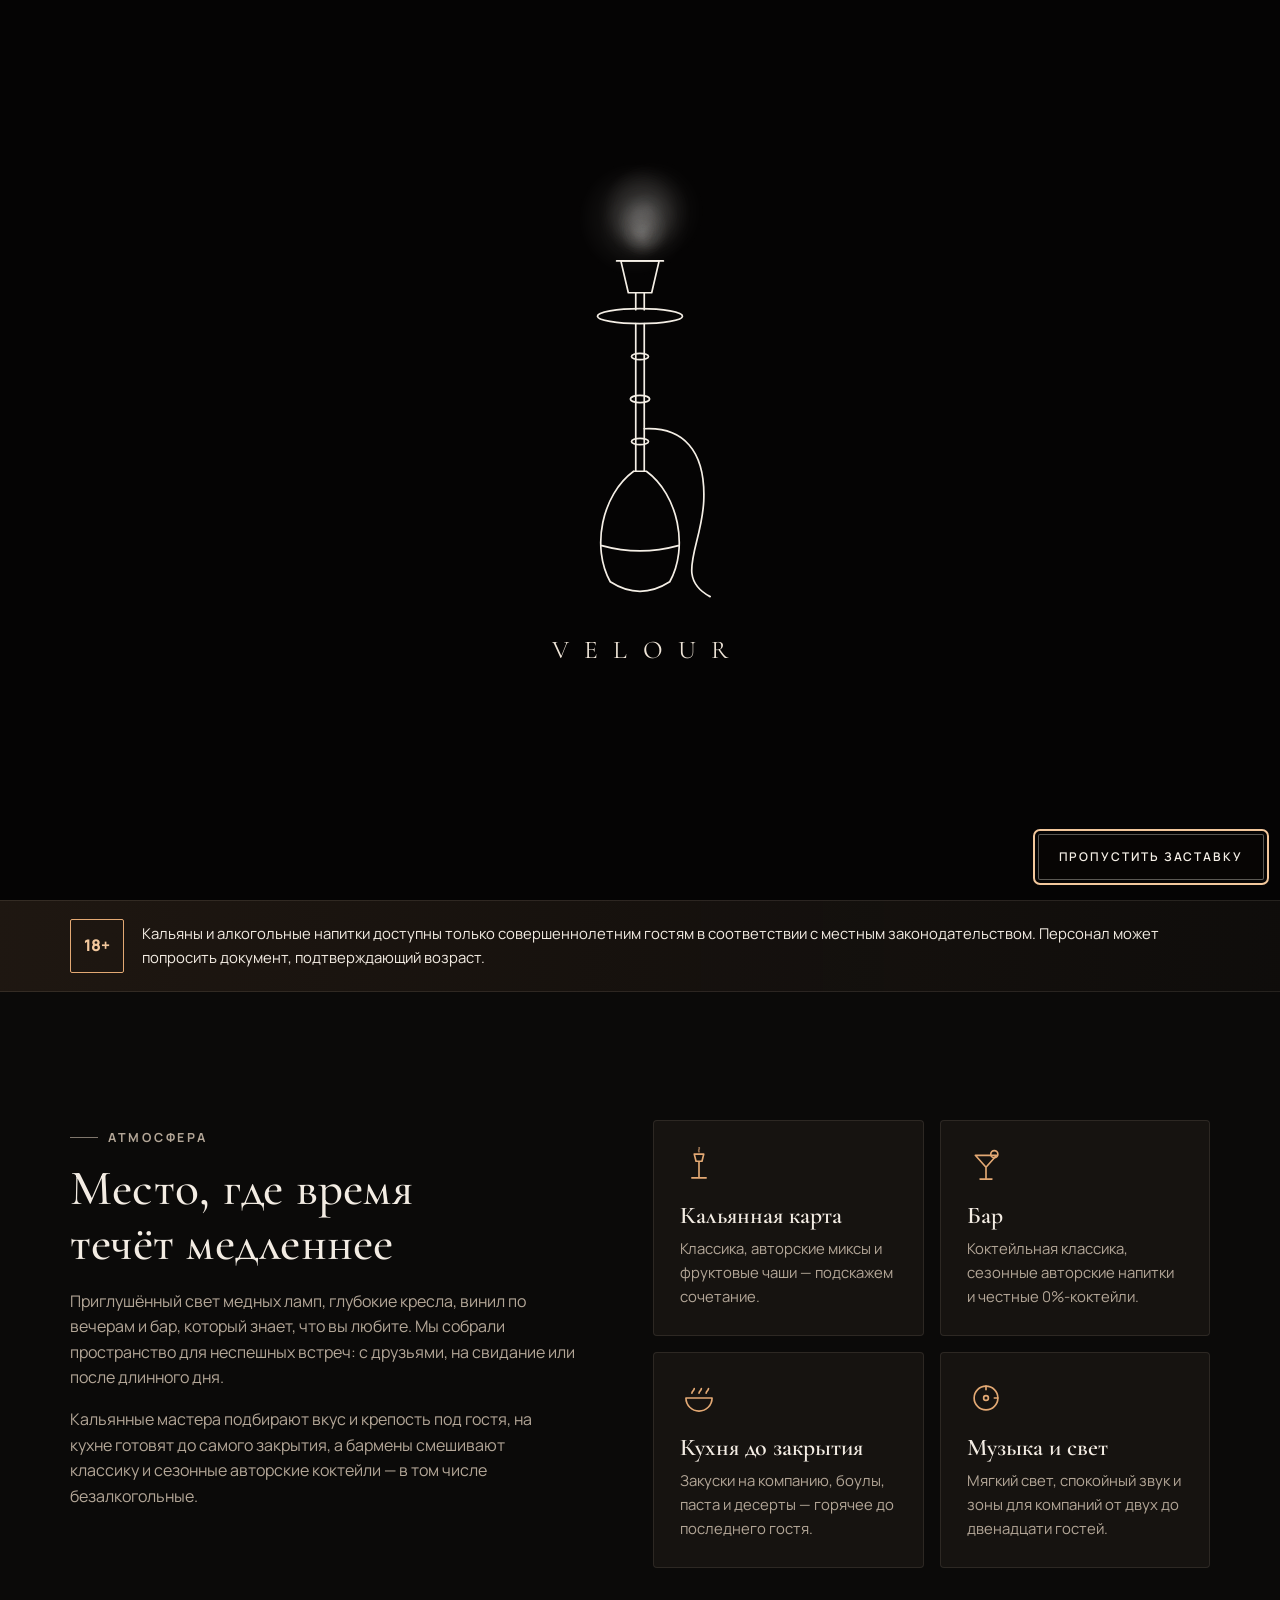
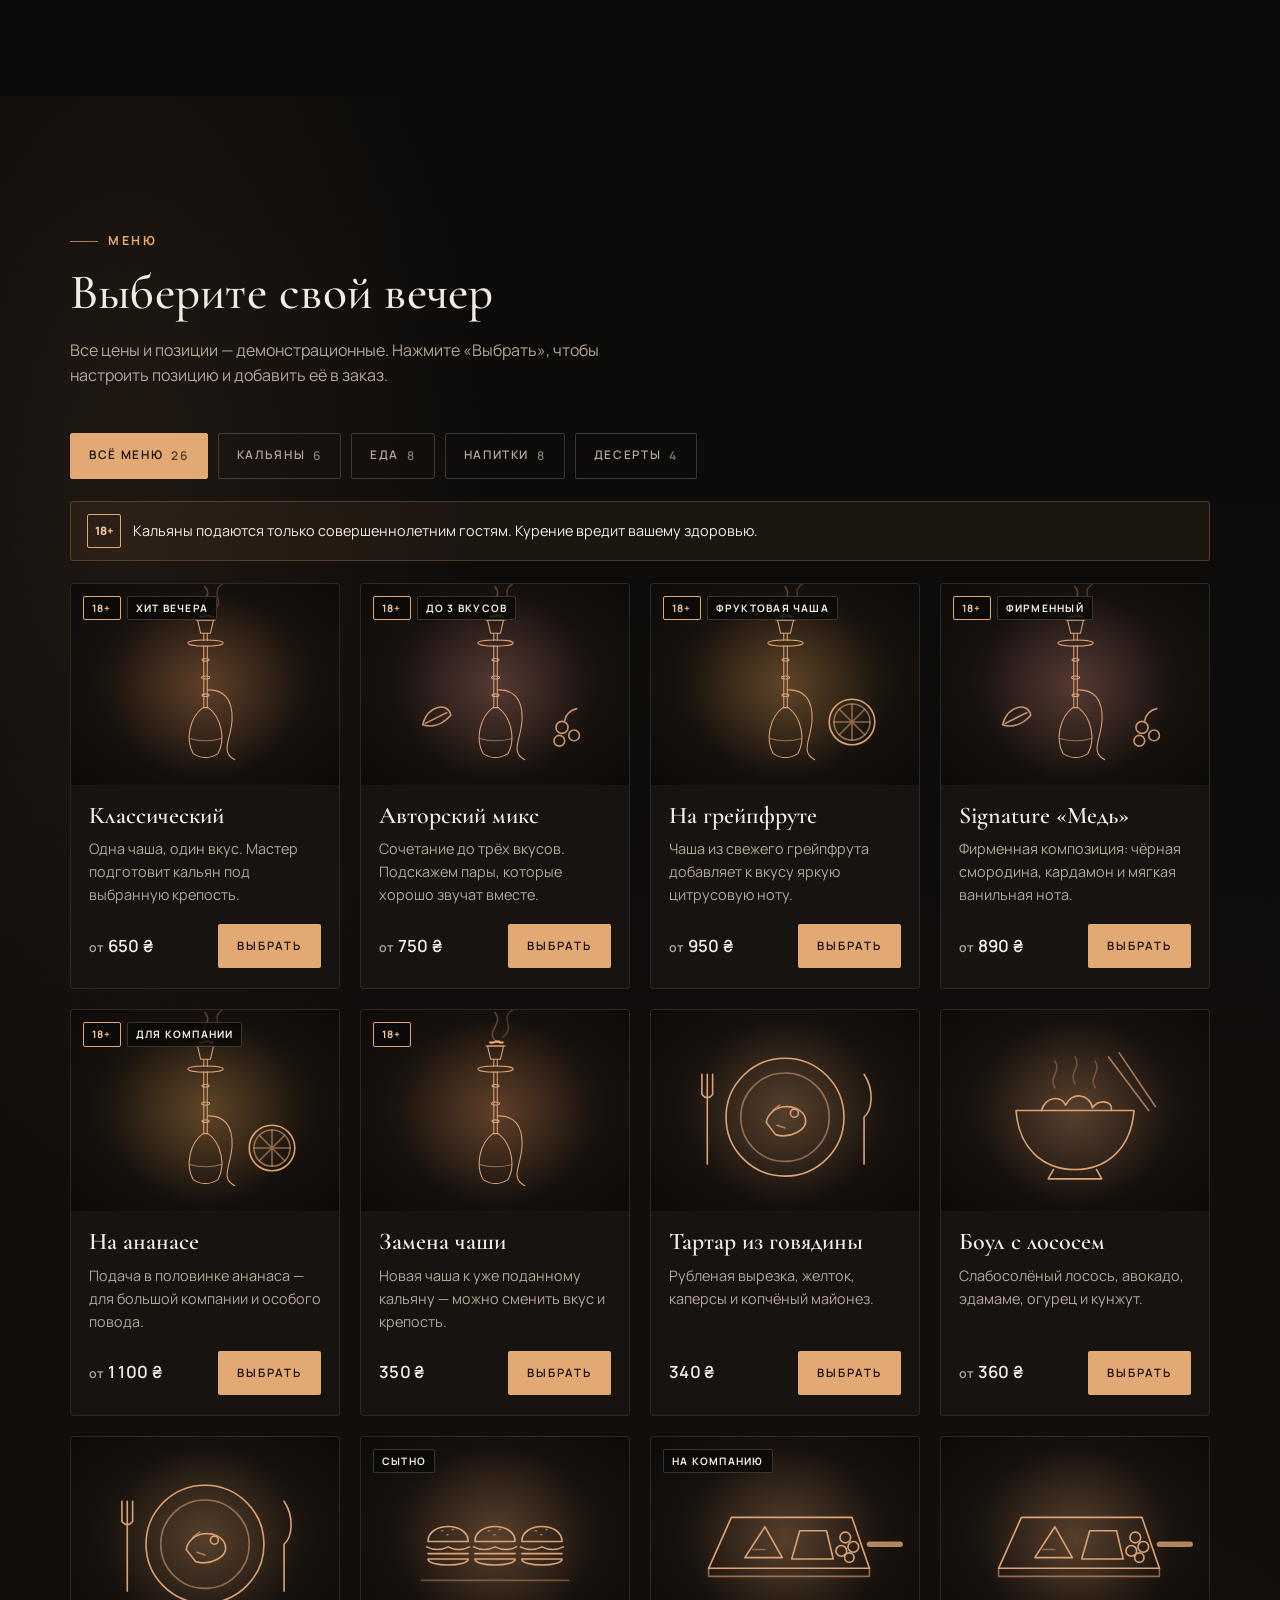
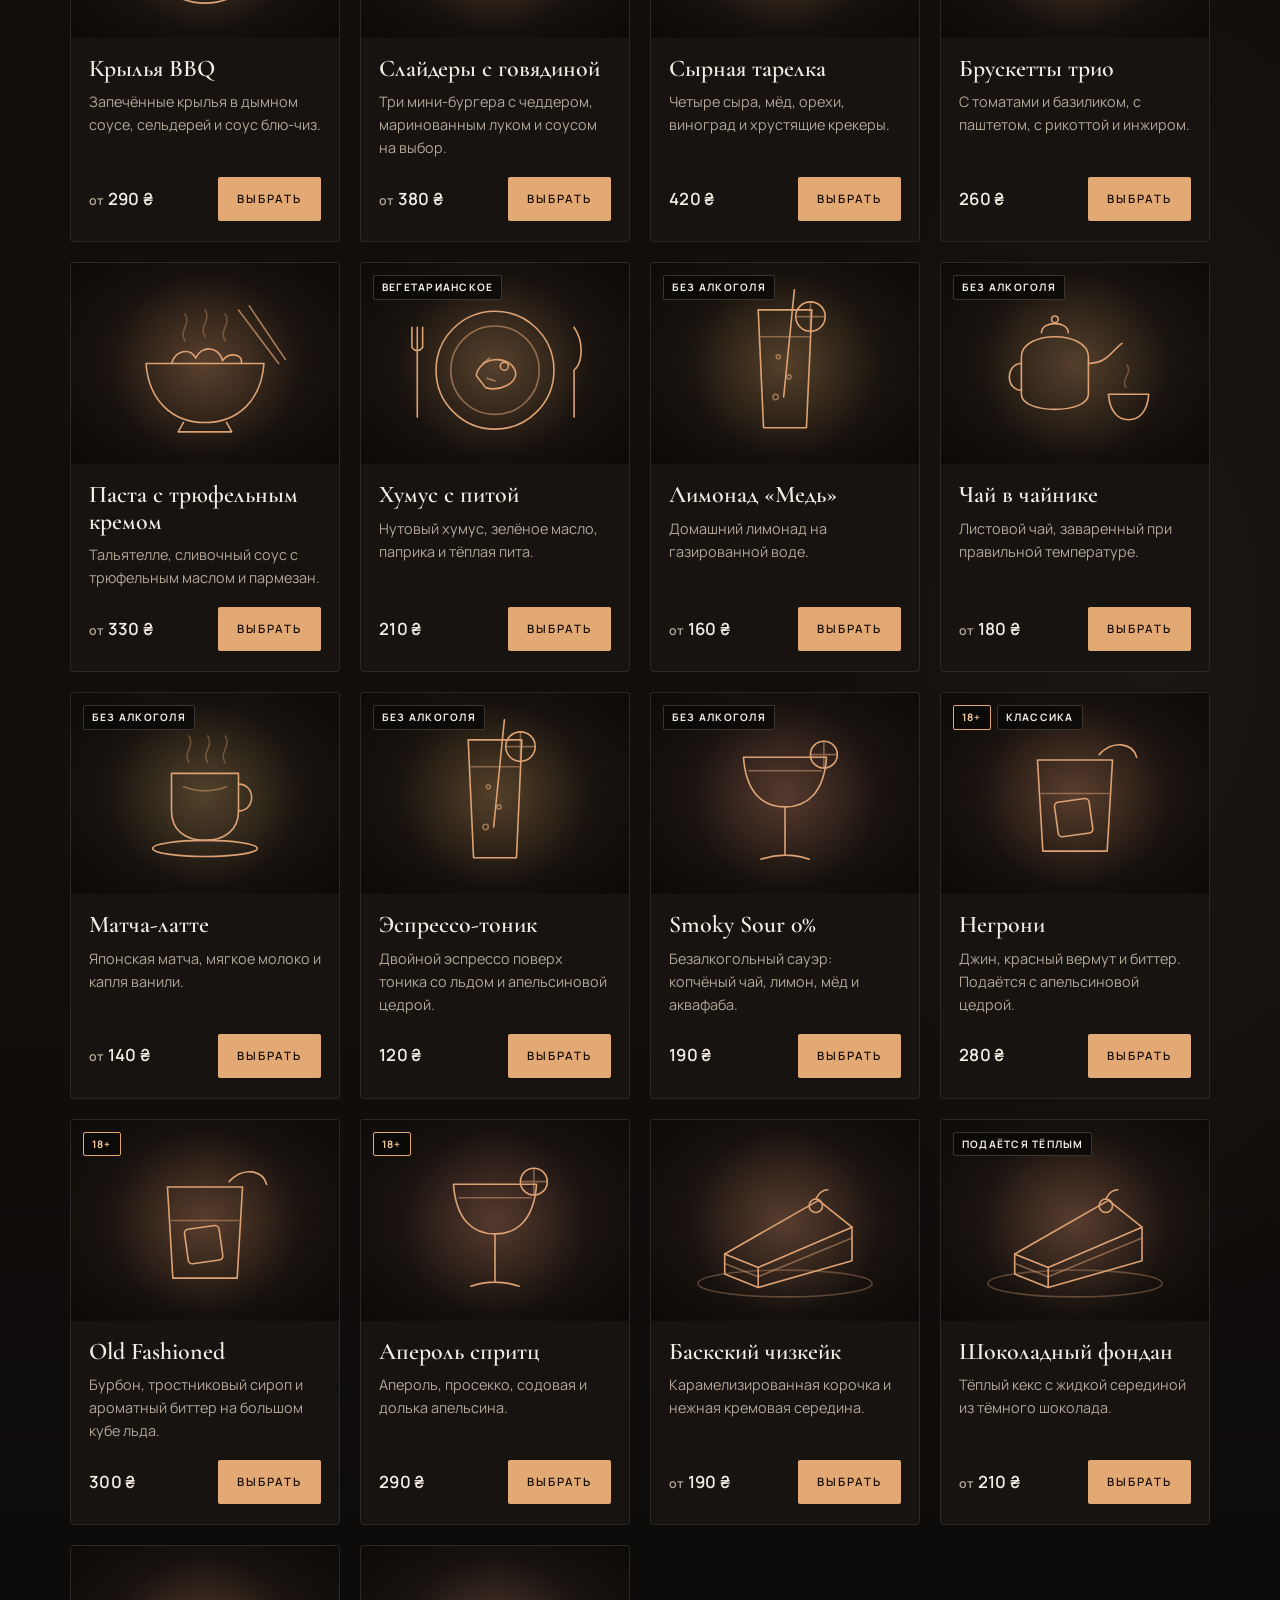
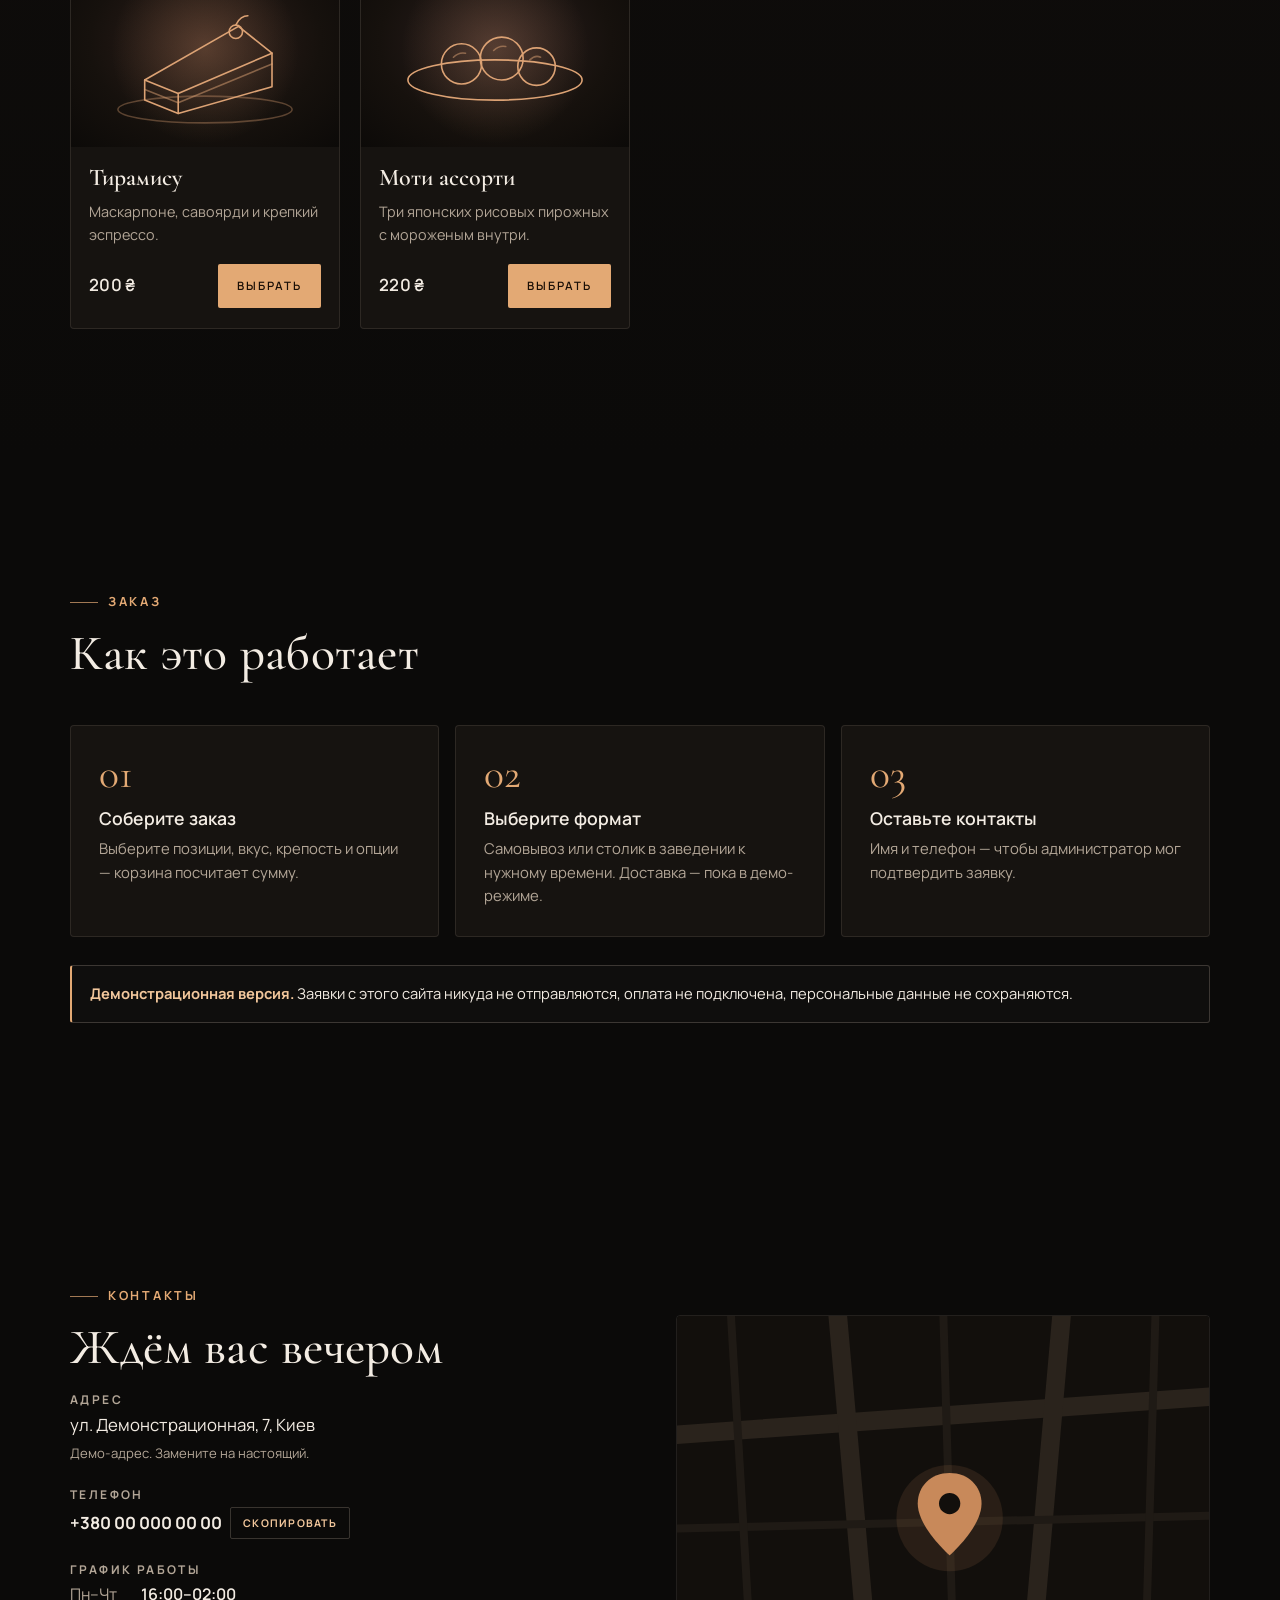
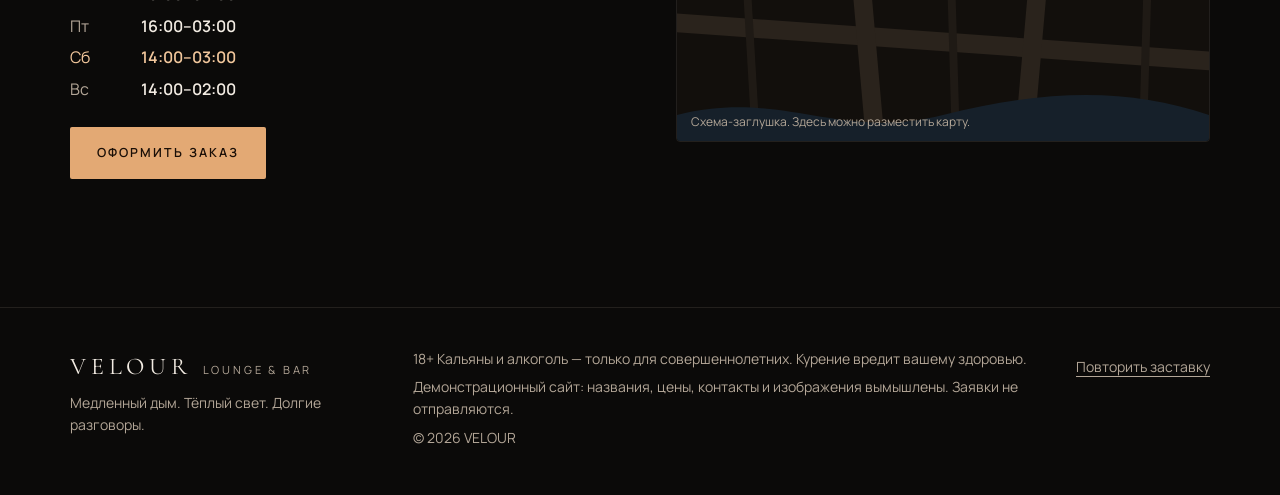
<file: velour/index.html>
<!doctype html>
<html lang="ru">
<head>
  <meta charset="utf-8">
  <meta name="viewport" content="width=device-width, initial-scale=1, viewport-fit=cover">
  <title>VELOUR lounge</title>
  <meta name="description" content="Демонстрационный сайт лаунж-бара: кальянная карта, кухня, коктейли и онлайн-заявка.">
  <meta name="theme-color" content="#0b0a09">
  <link rel="icon" href="assets/favicon.svg" type="image/svg+xml">

  <!-- Решаем до отрисовки, нужна ли заставка, чтобы не было «мигания» -->
  <script>
    (function () {
      var d = document.documentElement;
      d.classList.add('js');
      // Заставка показывается при каждом заходе на сайт
      d.classList.add('intro-active');
    })();
  </script>

  <link rel="preconnect" href="https://fonts.googleapis.com">
  <link rel="preconnect" href="https://fonts.gstatic.com" crossorigin>
  <link href="https://fonts.googleapis.com/css2?family=Cormorant+Garamond:ital,wght@0,500;0,600;1,500&family=Manrope:wght@400;500;600;700&display=swap" rel="stylesheet">
  <link rel="stylesheet" href="css/styles.css">
</head>
<body>
  <!-- ===================== ЗАСТАВКА ===================== -->
  <div class="intro" id="intro" aria-label="Заставка">
    <canvas class="intro__smoke" aria-hidden="true"></canvas>
    <div class="intro__stage" aria-hidden="true">
      <svg class="intro__hookah" viewBox="0 0 160 360" width="160" height="360">
        <g class="intro__coals">
          <rect x="66" y="18" width="9" height="7" rx="2"/>
          <rect x="78" y="16" width="9" height="8" rx="2"/>
          <rect x="89" y="18" width="8" height="7" rx="2"/>
        </g>
        <g class="intro__lines" fill="none" stroke-linecap="round" stroke-linejoin="round">
          <path style="--i:0" pathLength="1" d="M58 30 H102"/>
          <path style="--i:1" pathLength="1" d="M62 30 H98 L91 60 H69 Z"/>
          <path style="--i:2" pathLength="1" d="M76 60 V76 M84 60 V76"/>
          <path style="--i:3" pathLength="1" d="M40 82 A40 7 0 1 0 120 82 A40 7 0 1 0 40 82"/>
          <path style="--i:4" pathLength="1" d="M76 89 V228 M84 89 V228"/>
          <path style="--i:5" pathLength="1" d="M72 120 A8 3 0 1 0 88 120 A8 3 0 1 0 72 120 M71 160 A9 3.5 0 1 0 89 160 A9 3.5 0 1 0 71 160 M72 200 A8 3 0 1 0 88 200 A8 3 0 1 0 72 200"/>
          <path style="--i:6" pathLength="1" d="M74 228 C44 250 34 300 52 332 Q80 350 108 332 C126 300 116 250 86 228 Z"/>
          <path style="--i:7" pathLength="1" d="M44 298 Q80 308 116 298"/>
          <path style="--i:8" pathLength="1" d="M84 188 C120 186 142 208 140 256 C138 300 112 328 146 346"/>
        </g>
        <g class="intro__bubbles">
          <circle cx="70" cy="318" r="2.5"/><circle cx="86" cy="312" r="2"/><circle cx="78" cy="324" r="1.8"/>
        </g>
      </svg>
      <p class="intro__word">VELOUR</p>
    </div>
    <div class="intro__veil" aria-hidden="true"></div>
    <button class="intro__skip" type="button" id="introSkip">Пропустить заставку</button>
  </div>

  <a class="skip-link" href="#main">Перейти к содержимому</a>

  <!-- ===================== ШАПКА ===================== -->
  <header class="header" id="header">
    <div class="container header__inner">
      <a class="logo" href="#top" aria-label="VELOUR — на главную">
        <svg class="logo__mark" viewBox="0 0 40 40" aria-hidden="true">
          <circle cx="20" cy="20" r="18.5" fill="none" stroke="currentColor" stroke-width="1.2"/>
          <path d="M12 13 L20 29 L28 13" fill="none" stroke="currentColor" stroke-width="1.6" stroke-linecap="round" stroke-linejoin="round"/>
          <path d="M20 10 C17 7 23 5 20 2" fill="none" stroke="currentColor" stroke-width="1.1" stroke-linecap="round" opacity=".6"/>
        </svg>
        <span class="logo__text"><span data-brand="name">VELOUR</span><small data-brand="suffix">lounge &amp; bar</small></span>
      </a>

      <nav class="nav" id="nav" aria-label="Основная навигация">
        <ul class="nav__list" id="navList">
          <li><a href="#about">О нас</a></li>
          <li><a href="#menu">Меню</a></li>
          <li><a href="#order-info">Заказ</a></li>
          <li><a href="#contacts">Контакты</a></li>
        </ul>
      </nav>

      <div class="header__actions">
        <button class="icon-btn cart-btn" type="button" data-action="open-cart" aria-label="Открыть корзину">
          <svg viewBox="0 0 24 24" aria-hidden="true"><path d="M5 7h14l-1.4 11.2a2 2 0 0 1-2 1.8H8.4a2 2 0 0 1-2-1.8L5 7Z"/><path d="M9 7a3 3 0 0 1 6 0"/></svg>
          <span class="cart-count" data-cart-count hidden>0</span>
        </button>
        <button class="icon-btn nav-toggle" type="button" id="navToggle" aria-expanded="false" aria-controls="navList" aria-label="Открыть меню навигации">
          <span class="nav-toggle__bars" aria-hidden="true"><span></span><span></span><span></span></span>
        </button>
      </div>
    </div>
  </header>

  <main id="main">
    <!-- ===================== ПЕРВЫЙ ЭКРАН ===================== -->
    <section class="hero" id="top" aria-labelledby="heroTitle">
      <div class="hero__smoke" aria-hidden="true"></div>
      <div class="container hero__grid">
        <div class="hero__text">
          <p class="eyebrow hero-in" style="--d:0">Кальяны · коктейли · кухня</p>
          <h1 class="hero__title hero-in" id="heroTitle" tabindex="-1" style="--d:1">
            Вечер, который<br><em>хочется растянуть</em>
          </h1>
          <p class="hero__lead hero-in" style="--d:2">
            <span data-brand="name">VELOUR</span> — тёплый полумрак, мягкие диваны, авторская кальянная карта
            и бар, где не торопят. Заглядывайте после работы или оставьте заявку заранее.
          </p>
          <div class="hero__cta hero-in" style="--d:3">
            <a class="btn btn--primary" href="#menu">Посмотреть меню</a>
            <button class="btn btn--ghost" type="button" data-action="checkout">Оформить заказ</button>
          </div>

          <dl class="hero__info hero-in" style="--d:4">
            <div class="info-pill">
              <dt>Сегодня</dt>
              <dd><span class="status-dot" data-open-dot></span><span data-today>—</span></dd>
            </div>
            <div class="info-pill">
              <dt>Связь</dt>
              <dd><span data-phone-slot></span></dd>
            </div>
          </dl>
        </div>

        <div class="hero__art hero-in" style="--d:2" aria-hidden="true">
          <svg viewBox="0 0 520 620" class="hero-svg">
            <defs>
              <radialGradient id="hg-glow" cx="50%" cy="38%" r="60%">
                <stop offset="0" stop-color="#e7a66f" stop-opacity=".55"/>
                <stop offset=".45" stop-color="#9a5a32" stop-opacity=".22"/>
                <stop offset="1" stop-color="#0b0a09" stop-opacity="0"/>
              </radialGradient>
              <linearGradient id="hg-arch" x1="0" y1="0" x2="0" y2="1">
                <stop offset="0" stop-color="#2a1b12"/>
                <stop offset="1" stop-color="#110d0a"/>
              </linearGradient>
              <linearGradient id="hg-copper" x1="0" y1="0" x2="1" y2="1">
                <stop offset="0" stop-color="#f0c194"/>
                <stop offset=".5" stop-color="#c8895a"/>
                <stop offset="1" stop-color="#7f4b2a"/>
              </linearGradient>
              <radialGradient id="hg-bulb" cx="50%" cy="50%" r="50%">
                <stop offset="0" stop-color="#ffd9a8"/>
                <stop offset=".4" stop-color="#f3a564" stop-opacity=".7"/>
                <stop offset="1" stop-color="#f3a564" stop-opacity="0"/>
              </radialGradient>
            </defs>
            <!-- арка -->
            <path d="M40 620 V270 A220 220 0 0 1 480 270 V620 Z" fill="url(#hg-arch)"/>
            <path d="M40 620 V270 A220 220 0 0 1 480 270 V620 Z" fill="url(#hg-glow)"/>
            <path d="M40 620 V270 A220 220 0 0 1 480 270 V620" fill="none" stroke="url(#hg-copper)" stroke-width="2"/>
            <path d="M64 620 V276 A196 196 0 0 1 456 276 V620" fill="none" stroke="#c8895a" stroke-opacity=".25"/>
            <!-- лампы -->
            <g class="lamp lamp--1">
              <path d="M180 60 V170" stroke="#c8895a" stroke-opacity=".6"/>
              <circle cx="180" cy="186" r="46" fill="url(#hg-bulb)"/>
              <path d="M166 170 h28 l-4 14 h-20 Z" fill="#c8895a"/>
              <circle cx="180" cy="190" r="5" fill="#ffe2bb"/>
            </g>
            <g class="lamp lamp--2">
              <path d="M340 40 V210" stroke="#c8895a" stroke-opacity=".6"/>
              <circle cx="340" cy="226" r="52" fill="url(#hg-bulb)"/>
              <path d="M324 210 h32 l-5 15 h-22 Z" fill="#c8895a"/>
              <circle cx="340" cy="230" r="5" fill="#ffe2bb"/>
            </g>
            <!-- столик и бокалы -->
            <ellipse cx="260" cy="560" rx="190" ry="26" fill="#000" opacity=".45"/>
            <path d="M100 540 Q260 520 420 540" stroke="url(#hg-copper)" stroke-width="3" fill="none"/>
            <g fill="none" stroke="#e7b58a" stroke-width="2" stroke-linecap="round">
              <path d="M132 470 h40 c-2 26 -10 36 -20 36 c-10 0 -18 -10 -20 -36 Z M152 506 V530 M138 532 h28"/>
              <path d="M372 480 h34 l-4 48 h-26 Z" />
              <path d="M378 500 h22" opacity=".5"/>
            </g>
            <!-- кальян -->
            <g transform="translate(206 250) scale(.95)" fill="none" stroke="#f1e6d8" stroke-width="2" stroke-linecap="round" stroke-linejoin="round">
              <path d="M58 30 H102 M62 30 H98 L91 60 H69 Z"/>
              <path d="M76 60 V76 M84 60 V76"/>
              <ellipse cx="80" cy="82" rx="40" ry="7"/>
              <path d="M76 89 V228 M84 89 V228"/>
              <ellipse cx="80" cy="120" rx="8" ry="3"/><ellipse cx="80" cy="160" rx="9" ry="3.5"/><ellipse cx="80" cy="200" rx="8" ry="3"/>
              <path d="M84 188 C120 186 142 208 140 256 C138 290 120 300 132 306"/>
              <path d="M74 228 C44 250 34 300 52 300 L108 300 C126 300 116 250 86 228 Z" fill="#1a120d"/>
              <g fill="#ff9d5c" stroke="none"><rect x="66" y="18" width="9" height="7" rx="2"/><rect x="78" y="16" width="9" height="8" rx="2"/><rect x="89" y="18" width="8" height="7" rx="2"/></g>
            </g>
            <!-- дым -->
            <g class="wisps" fill="none" stroke="#f5efe7" stroke-linecap="round">
              <path class="wisp wisp--1" d="M286 262 C262 230 314 206 286 170 C262 140 300 110 284 80" stroke-width="2.4"/>
              <path class="wisp wisp--2" d="M292 262 C320 236 280 210 312 178 C338 152 304 126 326 96" stroke-width="1.6"/>
              <path class="wisp wisp--3" d="M280 262 C250 246 268 214 240 196 C214 178 236 150 214 130" stroke-width="1.2"/>
            </g>
          </svg>
          <p class="hero__art-note">Иллюстрация — замените на фото зала</p>
        </div>
      </div>
      <a class="hero__scroll" href="#about" aria-label="Прокрутить к разделу «О нас»"><span></span></a>
    </section>

    <!-- ===================== 18+ ===================== -->
    <aside class="age-band" aria-label="Возрастное ограничение">
      <div class="container age-band__inner">
        <span class="age-badge" aria-hidden="true">18+</span>
        <p>Кальяны и алкогольные напитки доступны только совершеннолетним гостям в соответствии с местным законодательством.
          Персонал может попросить документ, подтверждающий возраст.</p>
      </div>
    </aside>

    <!-- ===================== О НАС ===================== -->
    <section class="section about" id="about" aria-labelledby="aboutTitle">
      <div class="container about__grid">
        <div class="about__text reveal">
          <p class="eyebrow">Атмосфера</p>
          <h2 class="section-title" id="aboutTitle">Место, где время<br>течёт медленнее</h2>
          <p>Приглушённый свет медных ламп, глубокие кресла, винил по вечерам и бар, который знает, что вы любите.
            Мы собрали пространство для неспешных встреч: с друзьями, на свидание или после длинного дня.</p>
          <p>Кальянные мастера подбирают вкус и крепость под гостя, на кухне готовят до самого закрытия,
            а бармены смешивают классику и сезонные авторские коктейли — в том числе безалкогольные.</p>
        </div>
        <ul class="features">
          <li class="feature reveal">
            <svg viewBox="0 0 32 32" aria-hidden="true"><path d="M12 6h8l-1.5 6h-5Z M16 12v14 M10 26h12"/><path d="M16 4c-1-1.5 1-2.5 0-4" opacity=".6"/></svg>
            <h3>Кальянная карта</h3>
            <p>Классика, авторские миксы и фруктовые чаши — подскажем сочетание.</p>
          </li>
          <li class="feature reveal">
            <svg viewBox="0 0 32 32" aria-hidden="true"><path d="M7 7h18l-9 10Z M16 17v9 M11 27h10"/><circle cx="23" cy="6" r="3"/></svg>
            <h3>Бар</h3>
            <p>Коктейльная классика, сезонные авторские напитки и честные 0%-коктейли.</p>
          </li>
          <li class="feature reveal">
            <svg viewBox="0 0 32 32" aria-hidden="true"><path d="M5 16h22a11 11 0 0 1-22 0Z M10 12c0-2 2-2 2-4 M16 12c0-2 2-2 2-4 M22 12c0-2 2-2 2-4"/></svg>
            <h3>Кухня до закрытия</h3>
            <p>Закуски на компанию, боулы, паста и десерты — горячее до последнего гостя.</p>
          </li>
          <li class="feature reveal">
            <svg viewBox="0 0 32 32" aria-hidden="true"><circle cx="16" cy="16" r="10"/><circle cx="16" cy="16" r="2"/><path d="M16 6v3 M26 16h-3"/></svg>
            <h3>Музыка и свет</h3>
            <p>Мягкий свет, спокойный звук и зоны для компаний от двух до двенадцати гостей.</p>
          </li>
        </ul>
      </div>
    </section>

    <!-- ===================== МЕНЮ ===================== -->
    <section class="section menu" id="menu" aria-labelledby="menuTitle">
      <div class="section-smoke" aria-hidden="true"></div>
      <div class="container">
        <div class="section-head reveal">
          <p class="eyebrow">Меню</p>
          <h2 class="section-title" id="menuTitle">Выберите свой вечер</h2>
          <p class="section-lead">Все цены и позиции — демонстрационные. Нажмите «Выбрать», чтобы настроить позицию и добавить её в заказ.</p>
        </div>

        <div class="filters" role="group" aria-label="Категории меню" id="filters"></div>

        <p class="menu-note" id="hookahNote" hidden>
          <span class="age-badge age-badge--sm" aria-hidden="true">18+</span>
          Кальяны подаются только совершеннолетним гостям. Курение вредит вашему здоровью.
        </p>

        <div class="menu-grid" id="menuGrid" aria-live="polite"></div>
      </div>
    </section>

    <!-- ===================== КАК ЗАКАЗАТЬ ===================== -->
    <section class="section steps" id="order-info" aria-labelledby="stepsTitle">
      <div class="container">
        <div class="section-head reveal">
          <p class="eyebrow">Заказ</p>
          <h2 class="section-title" id="stepsTitle">Как это работает</h2>
        </div>
        <ol class="steps__list">
          <li class="step reveal"><span class="step__num">01</span><h3>Соберите заказ</h3><p>Выберите позиции, вкус, крепость и опции — корзина посчитает сумму.</p></li>
          <li class="step reveal"><span class="step__num">02</span><h3>Выберите формат</h3><p>Самовывоз или столик в заведении к нужному времени. Доставка — пока в демо-режиме.</p></li>
          <li class="step reveal"><span class="step__num">03</span><h3>Оставьте контакты</h3><p>Имя и телефон — чтобы администратор мог подтвердить заявку.</p></li>
        </ol>
        <div class="demo-note reveal" role="note">
          <strong>Демонстрационная версия.</strong> Заявки с этого сайта никуда не отправляются, оплата не подключена,
          персональные данные не сохраняются.
        </div>
      </div>
    </section>

    <!-- ===================== КОНТАКТЫ ===================== -->
    <section class="section contacts" id="contacts" aria-labelledby="contactsTitle">
      <div class="container contacts__grid">
        <div class="reveal">
          <p class="eyebrow">Контакты</p>
          <h2 class="section-title" id="contactsTitle">Ждём вас вечером</h2>
          <div class="contact-block">
            <h3>Адрес</h3>
            <p data-contact="address">—</p>
            <p class="muted small" data-contact="addressNote"></p>
          </div>
          <div class="contact-block">
            <h3>Телефон</h3>
            <p data-phone-slot></p>
          </div>
          <div class="contact-block">
            <h3>График работы</h3>
            <dl class="hours" data-hours></dl>
          </div>
          <button class="btn btn--primary" type="button" data-action="checkout">Оформить заказ</button>
        </div>
        <div class="map reveal" aria-hidden="true">
          <svg viewBox="0 0 400 320">
            <rect width="400" height="320" fill="#120f0c"/>
            <g stroke="#2a231c" stroke-width="14" fill="none" stroke-linecap="round">
              <path d="M-10 90 L410 60"/><path d="M-10 230 L410 260"/><path d="M120 -10 L150 330"/><path d="M290 -10 L260 330"/>
            </g>
            <g stroke="#1f1a15" stroke-width="6" fill="none">
              <path d="M-10 160 L410 150"/><path d="M200 -10 L210 330"/><path d="M40 -10 L60 330"/><path d="M360 -10 L350 330"/>
            </g>
            <path d="M0 300 C80 280 120 320 200 300 S340 280 400 300 V320 H0Z" fill="#16202a"/>
            <circle cx="205" cy="152" r="40" fill="#c8895a" opacity=".12"/>
            <path d="M205 118 c-14 0 -24 10 -24 23 c0 18 24 39 24 39 s24 -21 24 -39 c0 -13 -10 -23 -24 -23Z" fill="#c8895a"/>
            <circle cx="205" cy="141" r="8" fill="#120f0c"/>
          </svg>
          <p class="map__note">Схема-заглушка. Здесь можно разместить карту.</p>
        </div>
      </div>
    </section>
  </main>

  <!-- ===================== ПОДВАЛ ===================== -->
  <footer class="footer">
    <div class="container footer__inner">
      <div>
        <p class="footer__brand"><span data-brand="name">VELOUR</span> <span class="muted" data-brand="suffix">lounge &amp; bar</span></p>
        <p class="muted small" data-brand="tagline"></p>
      </div>
      <div class="footer__legal small muted">
        <p>18+ Кальяны и алкоголь — только для совершеннолетних. Курение вредит вашему здоровью.</p>
        <p>Демонстрационный сайт: названия, цены, контакты и изображения вымышлены. Заявки не отправляются.</p>
        <p>© <span data-year></span> <span data-brand="name">VELOUR</span></p>
      </div>
      <button class="link-btn small" type="button" id="replayIntro">Повторить заставку</button>
    </div>
  </footer>

  <!-- Плавающая кнопка корзины -->
  <button class="cart-fab" type="button" data-action="open-cart" hidden>
    <svg viewBox="0 0 24 24" aria-hidden="true"><path d="M5 7h14l-1.4 11.2a2 2 0 0 1-2 1.8H8.4a2 2 0 0 1-2-1.8L5 7Z"/><path d="M9 7a3 3 0 0 1 6 0"/></svg>
    <span>Корзина · <span data-cart-total>0 ₴</span></span>
    <span class="cart-fab__count" data-cart-count>0</span>
  </button>

  <!-- ===================== ОКНО ПОЗИЦИИ ===================== -->
  <dialog class="modal" id="itemDialog" aria-labelledby="itemTitle">
    <form method="dialog" class="modal__inner" id="itemForm" novalidate>
      <button class="modal__close icon-btn" type="button" data-close aria-label="Закрыть">
        <svg viewBox="0 0 24 24" aria-hidden="true"><path d="M6 6l12 12M18 6L6 18"/></svg>
      </button>
      <div class="modal__media"><img id="itemImg" src="assets/menu/placeholder.svg" alt="" width="400" height="300"></div>
      <div class="modal__body">
        <h2 class="modal__title" id="itemTitle"></h2>
        <p class="modal__desc" id="itemDesc"></p>
        <div id="itemAgeNote"></div>
        <div id="itemOptions"></div>
        <div class="field-row">
          <span class="field-label" id="qtyLabel">Количество</span>
          <div class="stepper" role="group" aria-labelledby="qtyLabel">
            <button type="button" class="stepper__btn" data-qty="-1" aria-label="Уменьшить количество">−</button>
            <output class="stepper__val" id="itemQty" aria-live="polite">1</output>
            <button type="button" class="stepper__btn" data-qty="1" aria-label="Увеличить количество">+</button>
          </div>
        </div>
        <div id="itemAgeConfirm"></div>
      </div>
      <div class="modal__foot">
        <button class="btn btn--primary btn--block" type="submit" id="itemAdd">Добавить</button>
      </div>
    </form>
  </dialog>

  <!-- ===================== КОРЗИНА И ОФОРМЛЕНИЕ ===================== -->
  <dialog class="drawer" id="cartDialog" aria-labelledby="cartTitle">
    <div class="drawer__inner">
      <div class="drawer__head">
        <button class="icon-btn drawer__back" type="button" id="cartBack" aria-label="Назад к корзине" hidden>
          <svg viewBox="0 0 24 24" aria-hidden="true"><path d="M15 5l-7 7 7 7"/></svg>
        </button>
        <h2 class="drawer__title" id="cartTitle" tabindex="-1">Ваш заказ</h2>
        <button class="icon-btn" type="button" data-close aria-label="Закрыть корзину">
          <svg viewBox="0 0 24 24" aria-hidden="true"><path d="M6 6l12 12M18 6L6 18"/></svg>
        </button>
      </div>

      <!-- Шаг 1: корзина -->
      <div class="drawer__view" data-view="cart">
        <div class="drawer__scroll">
          <ul class="cart-list" id="cartList"></ul>
          <div class="cart-empty" id="cartEmpty" hidden>
            <svg viewBox="0 0 64 64" aria-hidden="true"><path d="M14 20h36l-3.5 28a4 4 0 0 1-4 3.5H21.5a4 4 0 0 1-4-3.5Z"/><path d="M24 20a8 8 0 0 1 16 0"/></svg>
            <p>Корзина пока пуста</p>
            <button class="btn btn--ghost" type="button" data-action="goto-menu">Перейти к меню</button>
          </div>
        </div>
        <div class="drawer__foot" id="cartFoot">
          <div class="total-row"><span>Итого</span><strong data-cart-total>0 ₴</strong></div>
          <button class="btn btn--primary btn--block" type="button" id="toCheckout">Оформить заказ</button>
          <p class="tiny muted">Демо-режим: оплата не подключена.</p>
        </div>
      </div>

      <!-- Шаг 2: оформление -->
      <div class="drawer__view" data-view="checkout" hidden>
        <form class="checkout" id="checkoutForm" novalidate>
          <div class="drawer__scroll">
            <div class="demo-note demo-note--compact" role="note">
              <strong>Демо-версия:</strong> заявка никуда не отправляется, данные не сохраняются.
            </div>
            <div class="form-errors" id="formErrors" role="alert" tabindex="-1" hidden></div>

            <div class="field">
              <label for="fName">Имя <span class="req" aria-hidden="true">*</span></label>
              <input id="fName" name="name" type="text" autocomplete="name" required maxlength="60" aria-describedby="fNameErr">
              <p class="field-error" id="fNameErr"></p>
            </div>

            <div class="field">
              <label for="fPhone">Телефон <span class="req" aria-hidden="true">*</span></label>
              <input id="fPhone" name="phone" type="tel" inputmode="tel" autocomplete="tel" required placeholder="+380 XX XXX XX XX" aria-describedby="fPhoneHint fPhoneErr">
              <p class="field-hint" id="fPhoneHint">Например: +380 67 123 45 67 или 067 123 45 67</p>
              <p class="field-error" id="fPhoneErr"></p>
            </div>

            <fieldset class="field">
              <legend>Способ получения <span class="req" aria-hidden="true">*</span></legend>
              <div class="choice-cards">
                <label class="choice-card">
                  <input type="radio" name="method" value="pickup" checked>
                  <span><strong>Самовывоз</strong><small>Заберёте заказ у бара</small></span>
                </label>
                <label class="choice-card">
                  <input type="radio" name="method" value="dinein">
                  <span><strong>В заведении</strong><small>Подадим к столику к вашему приходу</small></span>
                </label>
                <label class="choice-card">
                  <input type="radio" name="method" value="delivery">
                  <span><strong>Доставка <em class="pill">демо</em></strong><small>Сервис доставки не подключён</small></span>
                </label>
              </div>
            </fieldset>

            <div class="field" data-for="pickup dinein">
              <label for="fTime">Время</label>
              <select id="fTime" name="time"></select>
            </div>

            <div class="field" data-for="dinein" hidden>
              <label for="fGuests">Количество гостей <span class="req" aria-hidden="true">*</span></label>
              <input id="fGuests" name="guests" type="number" inputmode="numeric" min="1" max="20" value="2" aria-describedby="fGuestsErr">
              <p class="field-error" id="fGuestsErr"></p>
            </div>

            <div class="field" data-for="delivery" hidden>
              <p class="demo-note demo-note--compact">Доставка показана только для примера: курьерский сервис не подключён,
                а кальяны и алкоголь в демо-сценарии доставки не предусмотрены.</p>
              <label for="fAddress">Адрес доставки <span class="req" aria-hidden="true">*</span></label>
              <input id="fAddress" name="address" type="text" autocomplete="street-address" maxlength="120" aria-describedby="fAddressErr">
              <p class="field-error" id="fAddressErr"></p>
            </div>

            <div class="field">
              <label for="fComment">Комментарий</label>
              <textarea id="fComment" name="comment" rows="3" maxlength="300" placeholder="Пожелания к заказу, повод, зона в зале…" aria-describedby="fCommentHint"></textarea>
              <p class="field-hint" id="fCommentHint">Необязательно, до 300 символов</p>
            </div>

            <div class="field" id="ageField" hidden>
              <label class="check">
                <input type="checkbox" name="age" id="fAge" aria-describedby="fAgeErr">
                <span>Подтверждаю, что мне исполнилось 18 лет. Понимаю, что персонал может попросить документ.</span>
              </label>
              <p class="field-error" id="fAgeErr"></p>
            </div>
          </div>
          <div class="drawer__foot">
            <div class="total-row"><span>К оплате на месте</span><strong data-cart-total>0 ₴</strong></div>
            <button class="btn btn--primary btn--block" type="submit">Отправить заявку (демо)</button>
          </div>
        </form>
      </div>

      <!-- Шаг 3: подтверждение -->
      <div class="drawer__view" data-view="done" hidden>
        <div class="drawer__scroll done">
          <div class="done__icon" aria-hidden="true">
            <svg viewBox="0 0 64 64"><circle cx="32" cy="32" r="30"/><path d="M20 33l8 8 16-17"/></svg>
          </div>
          <h3 class="done__title">Заявка оформлена</h3>
          <p class="done__num">Номер: <strong id="doneNum"></strong></p>
          <div class="demo-note demo-note--compact" role="note">
            Это демонстрационный сценарий: заявка <strong>никуда не отправлена</strong>, а введённые данные не сохранены.
            В рабочей версии здесь будет подтверждение от администратора.
          </div>
          <div class="done__summary" id="doneSummary"></div>
          <button class="btn btn--primary btn--block" type="button" data-close>Вернуться на сайт</button>
        </div>
      </div>
    </div>
  </dialog>

  <div class="toast" id="toast" role="status" aria-live="polite"></div>

  <script src="js/config.js"></script>
  <script src="js/intro.js"></script>
  <script src="js/app.js"></script>
</body>
</html>
</file>
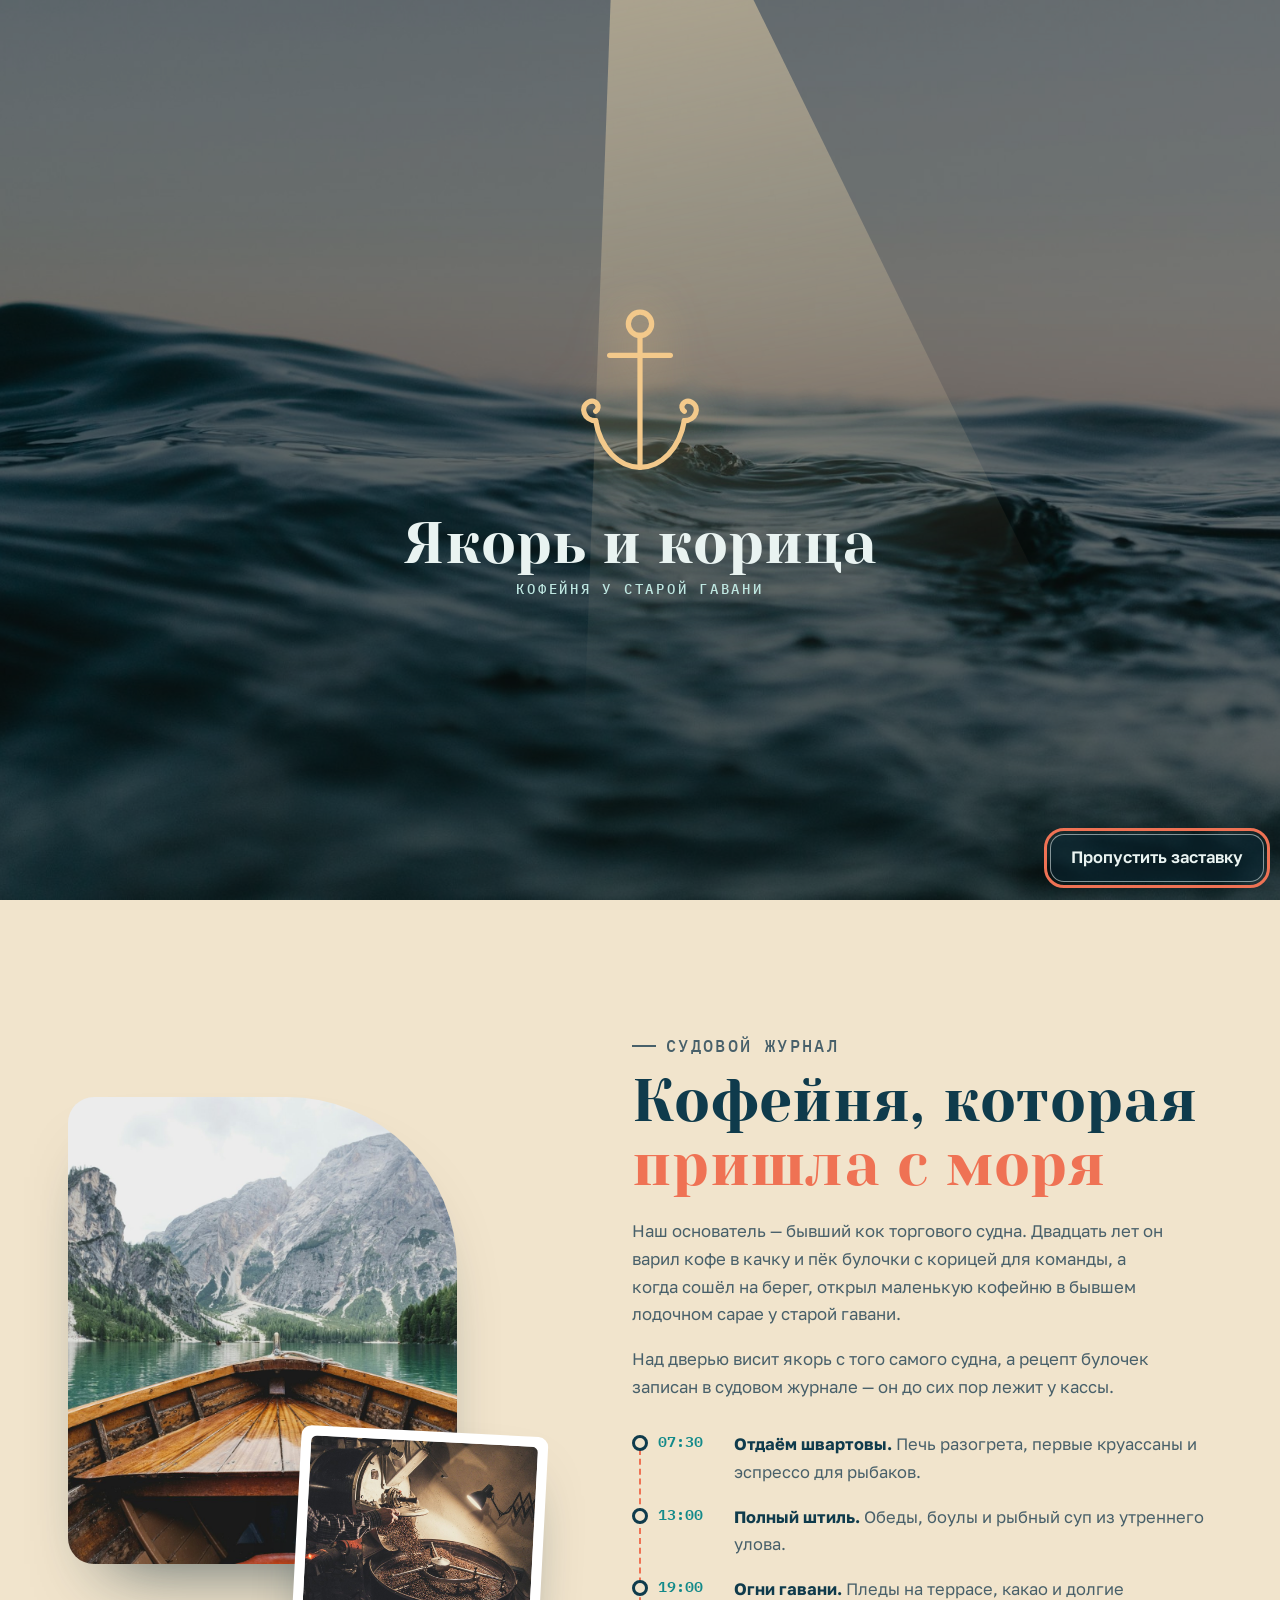
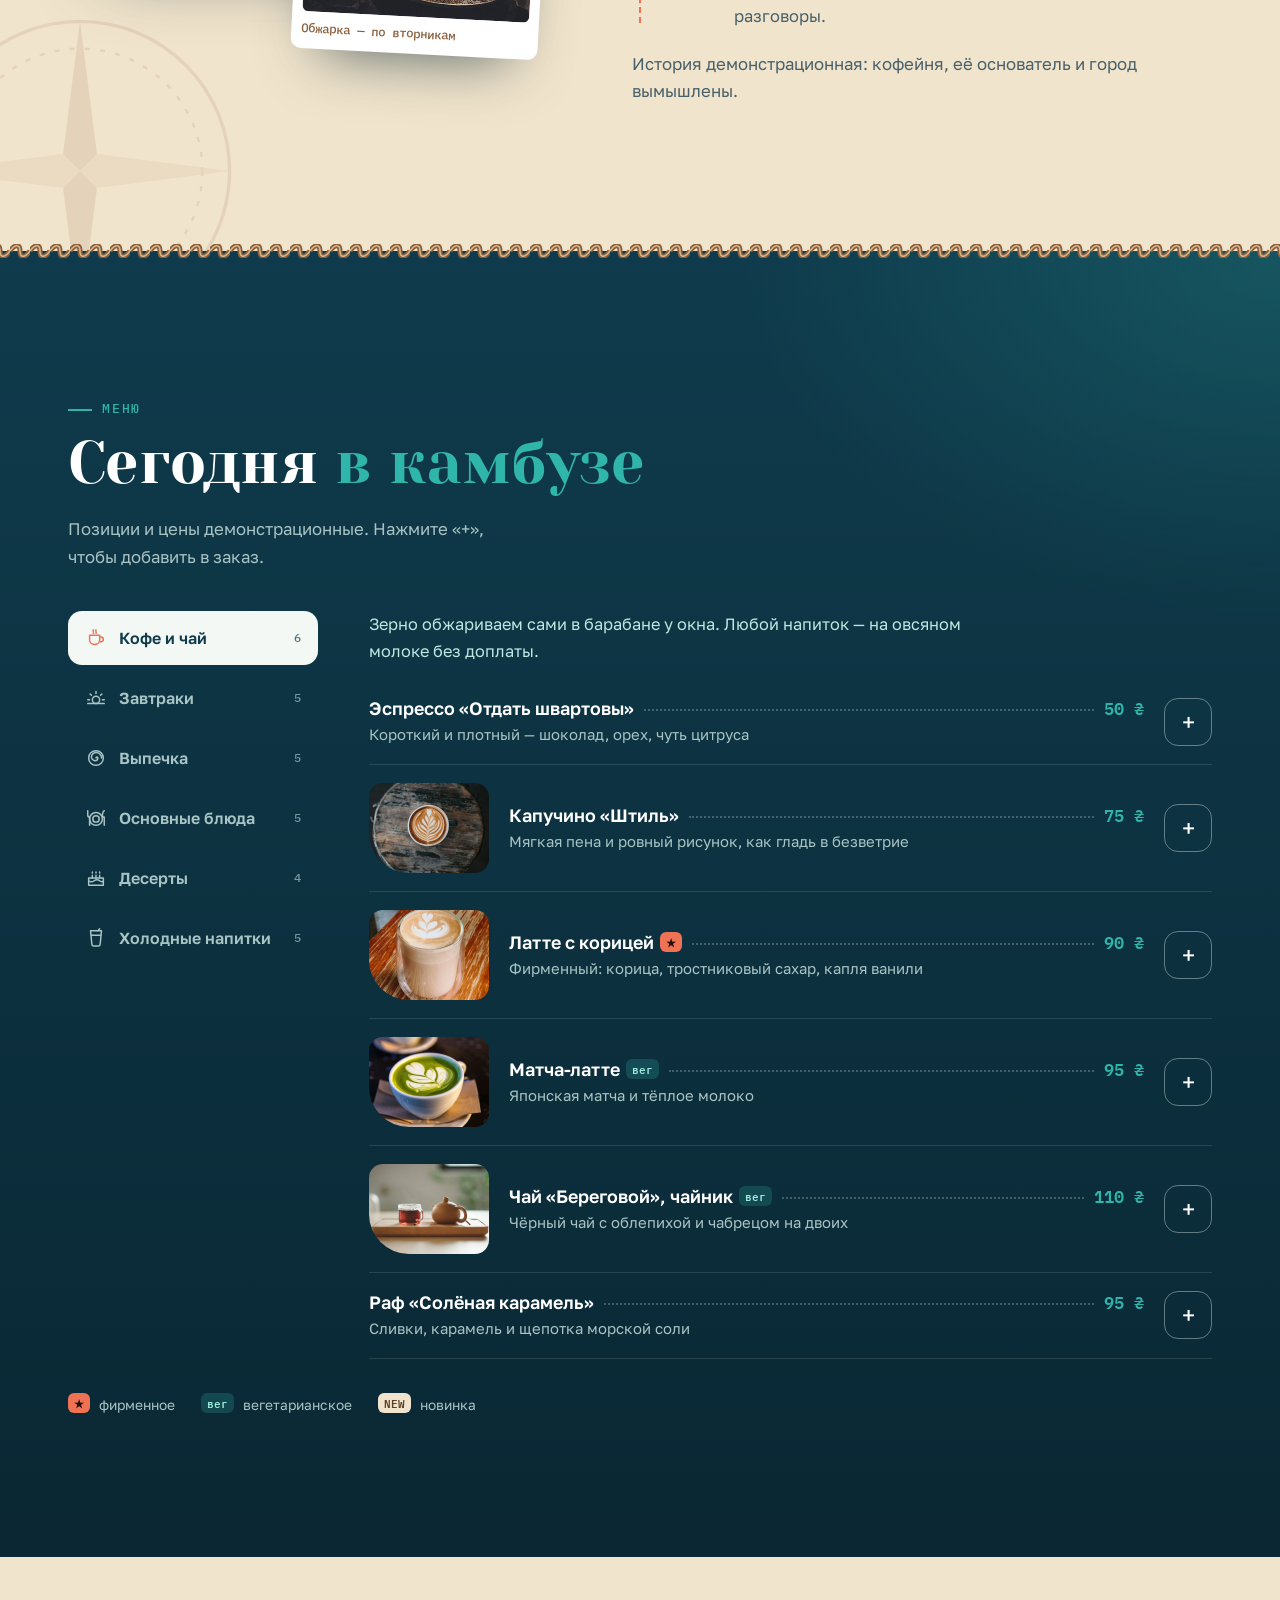
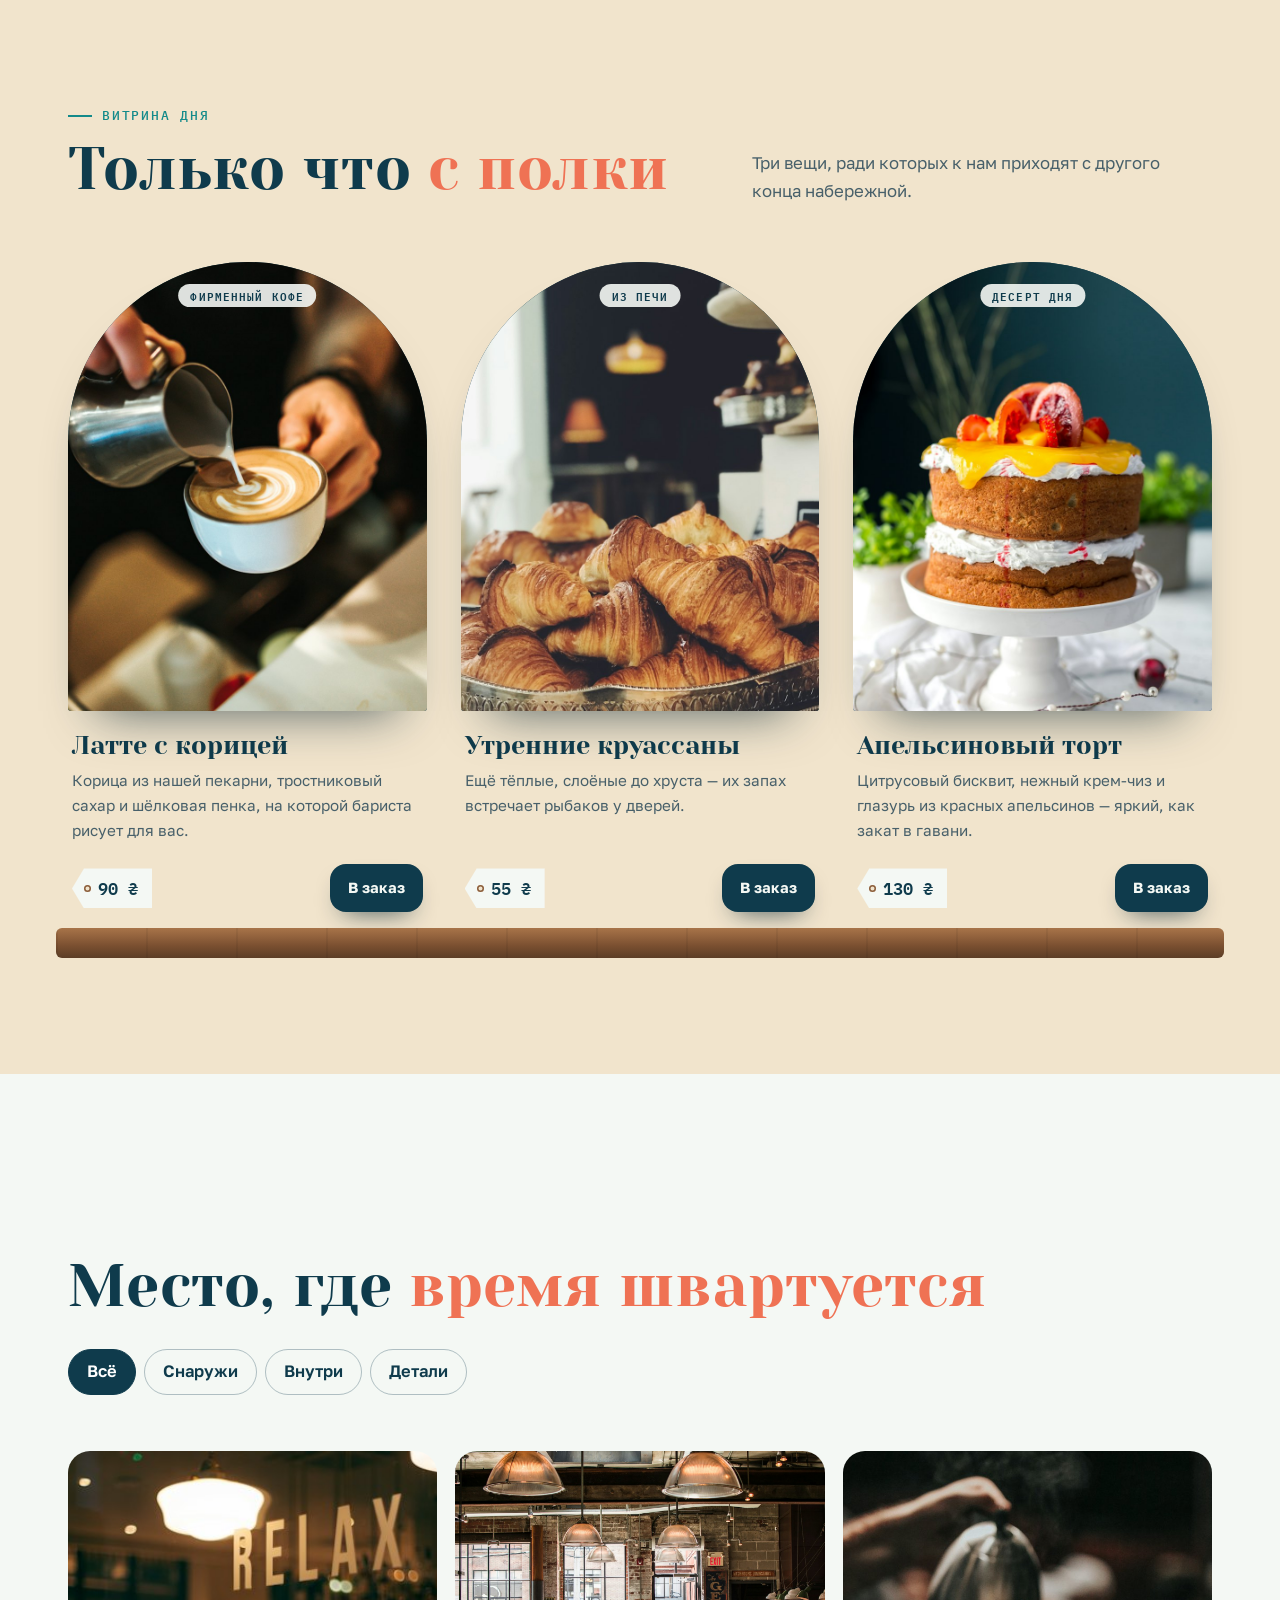
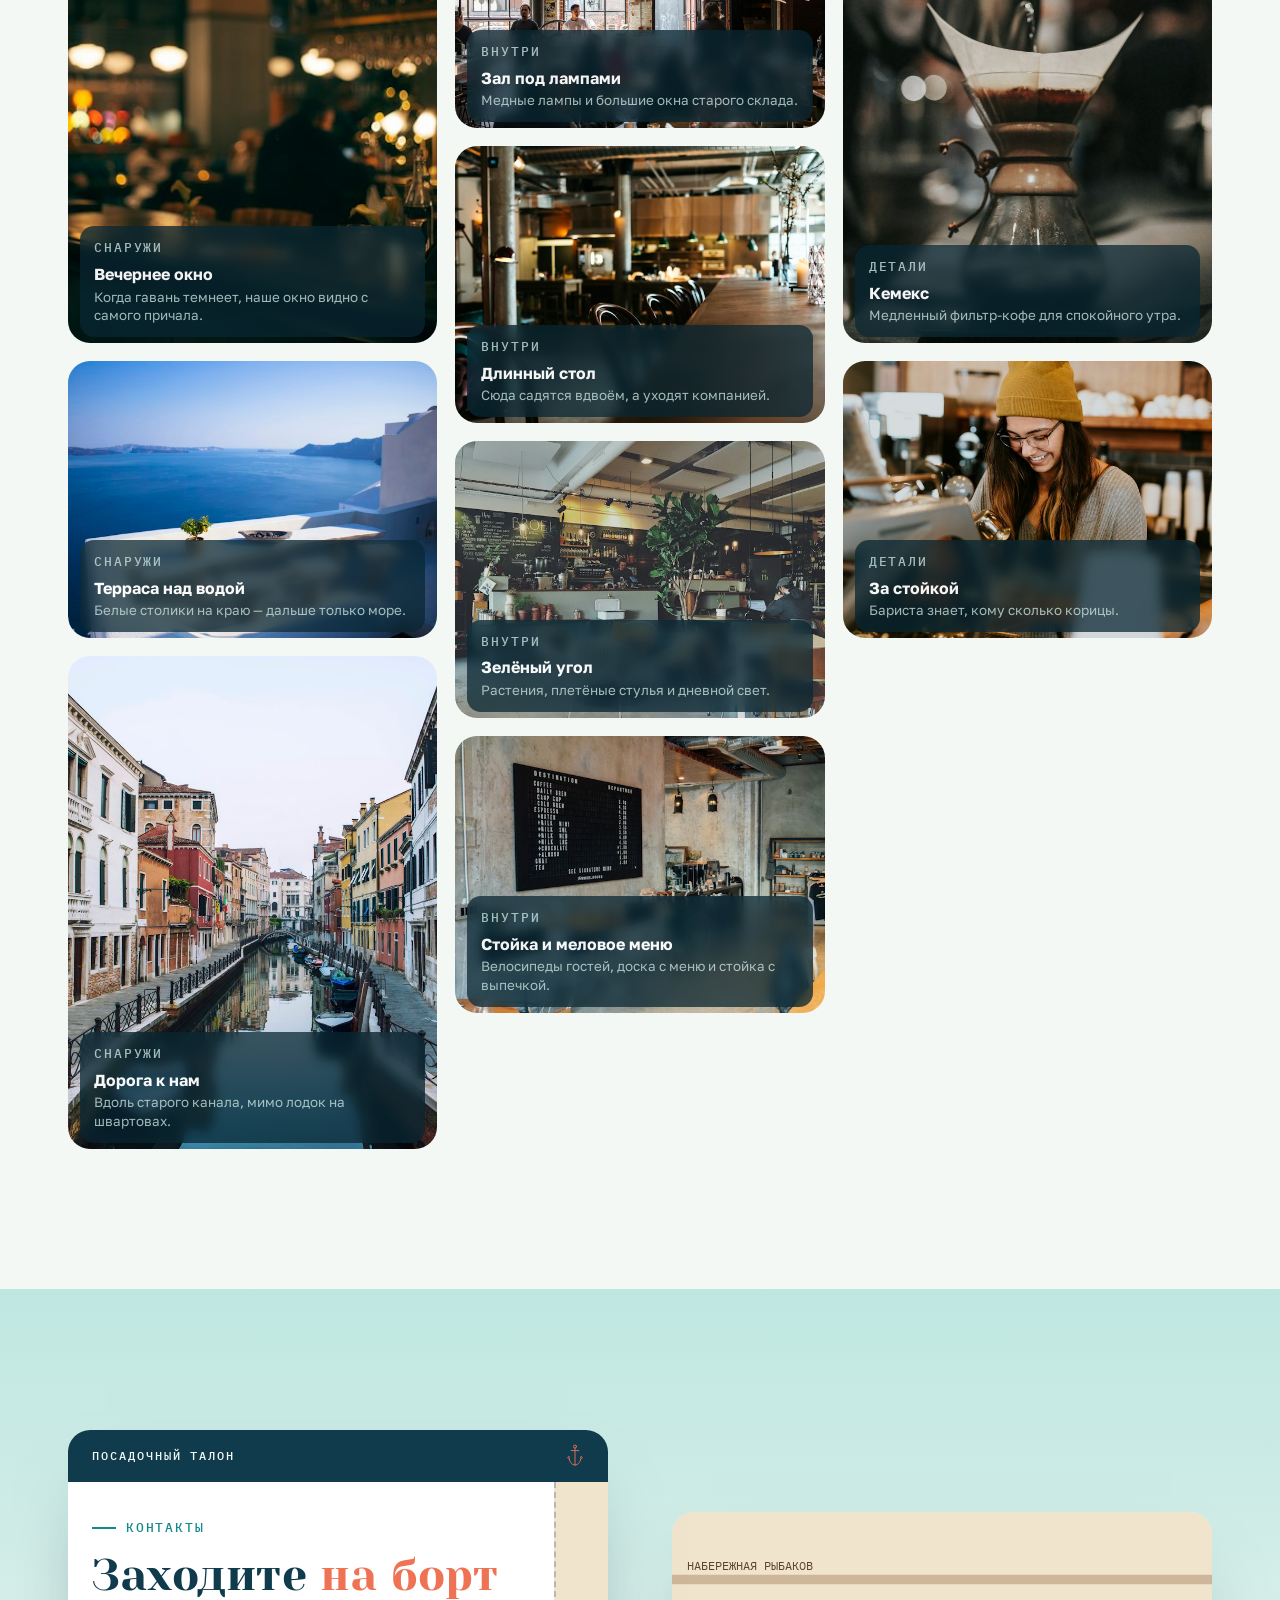
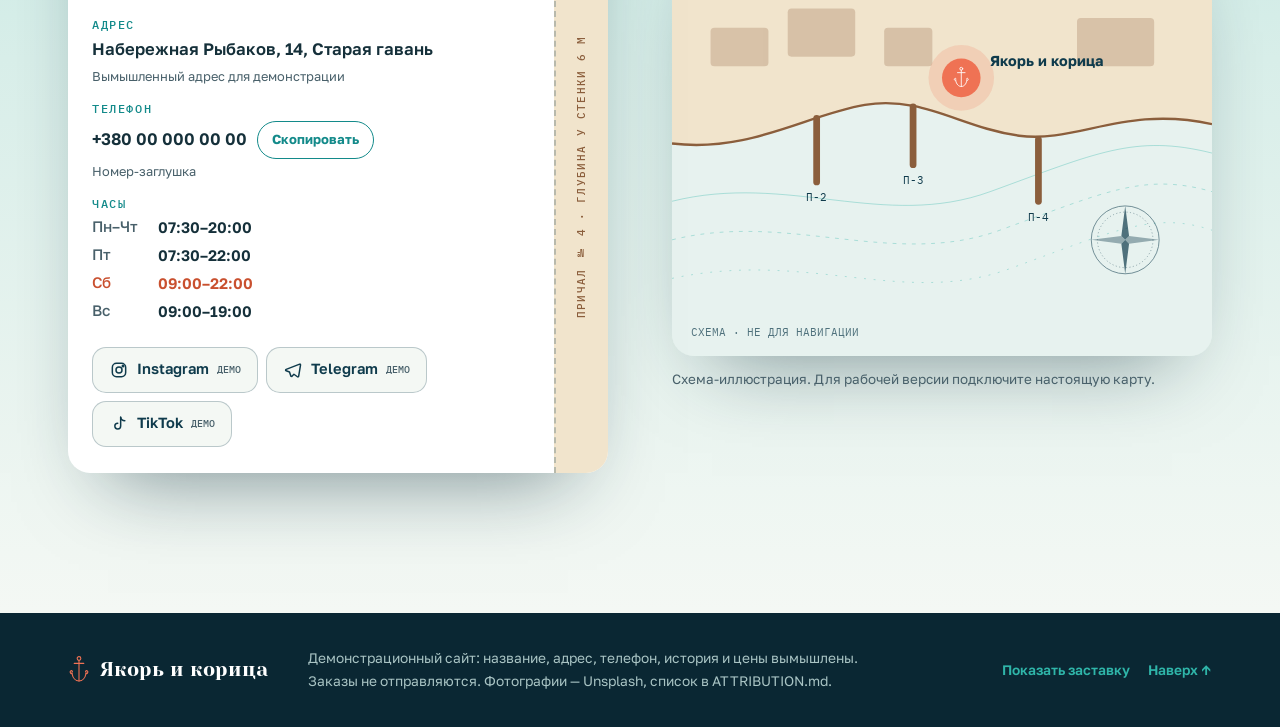
<file: yakor-i-koritsa/index.html>
<!doctype html>
<html lang="ru">
<head>
  <meta charset="utf-8">
  <meta name="viewport" content="width=device-width, initial-scale=1, viewport-fit=cover">
  <title>Якорь и корица — кофейня у старой гавани</title>
  <meta name="description" content="Демонстрационный сайт кофейни у старой гавани: меню, витрина дня, галерея и онлайн-заказ.">
  <meta name="theme-color" content="#0f3b4c">
  <link rel="icon" href="assets/favicon.svg" type="image/svg+xml">
  <script>
    (function () {
      var d = document.documentElement, show = true;
      d.classList.add('js');
      try {
        if (window.matchMedia('(prefers-reduced-motion: reduce)').matches) show = false;
        if (localStorage.getItem('anchor-cinnamon:intro')) show = false;
      } catch (e) {}
      d.classList.add(show ? 'intro-on' : 'intro-off');
    })();
  </script>
  <link rel="preconnect" href="https://fonts.googleapis.com">
  <link rel="preconnect" href="https://fonts.gstatic.com" crossorigin>
  <link href="https://fonts.googleapis.com/css2?family=Yeseva+One&family=Golos+Text:wght@400;500;600;700&family=IBM+Plex+Mono:wght@400;500;600&display=swap" rel="stylesheet">
  <link rel="stylesheet" href="css/styles.css">
</head>
<body>
  <!-- Фирменные знаки: якорь с лапами-завитками (как булочка с корицей) и роза ветров -->
  <svg width="0" height="0" style="position:absolute" aria-hidden="true" focusable="false">
    <symbol id="anchor" viewBox="0 0 120 160">
      <g fill="none" stroke="currentColor" stroke-width="6" stroke-linecap="round" stroke-linejoin="round">
        <circle cx="60" cy="17" r="10"/>
        <path d="M60 27 V140"/>
        <path d="M34 44 H86"/>
        <path d="M22 100 C26 124 42 140 60 140 C78 140 94 124 98 100"/>
        <path d="M22 100 C12 100 8 88 16 84 C22 81 27 88 22 92"/>
        <path d="M98 100 C108 100 112 88 104 84 C98 81 93 88 98 92"/>
      </g>
    </symbol>
    <symbol id="rose" viewBox="0 0 100 100">
      <g fill="none" stroke="currentColor">
        <circle cx="50" cy="50" r="44" stroke-width="1"/>
        <circle cx="50" cy="50" r="36" stroke-width=".7" stroke-dasharray="1.5 3"/>
      </g>
      <path d="M50 6 L55 45 L50 50 L45 45Z M50 94 L45 55 L50 50 L55 55Z" fill="currentColor"/>
      <path d="M6 50 L45 45 L50 50 L45 55Z M94 50 L55 55 L50 50 L55 45Z" fill="currentColor" opacity=".55"/>
    </symbol>
  </svg>

  <a class="skip-link" href="#main">Перейти к содержимому</a>

  <!-- ===================== ЗАСТАВКА ===================== -->
  <!-- Фото: Unsplash, photo-1518837695005-2083093ee35b -->
  <div class="intro" id="intro" aria-label="Заставка">
    <img class="intro__bg" src="assets/photos/intro-sea.jpg" alt="">
    <div class="intro__ray" aria-hidden="true"></div>
    <div class="intro__mid" aria-hidden="true">
      <svg class="intro__anchor" viewBox="0 0 120 160">
        <g fill="none" stroke="currentColor" stroke-width="4.5" stroke-linecap="round" stroke-linejoin="round">
          <circle style="--i:0" pathLength="1" cx="60" cy="17" r="10"/>
          <path style="--i:1" pathLength="1" d="M60 27 V140"/>
          <path style="--i:2" pathLength="1" d="M34 44 H86"/>
          <path style="--i:3" pathLength="1" d="M22 100 C26 124 42 140 60 140 C78 140 94 124 98 100"/>
          <path style="--i:4" pathLength="1" d="M22 100 C12 100 8 88 16 84 C22 81 27 88 22 92"/>
          <path style="--i:4" pathLength="1" d="M98 100 C108 100 112 88 104 84 C98 81 93 88 98 92"/>
        </g>
      </svg>
      <p class="intro__name">Якорь и корица</p>
      <p class="intro__tag">кофейня у старой гавани</p>
    </div>
    <svg class="intro__foam" viewBox="0 0 1440 1000" preserveAspectRatio="none" aria-hidden="true">
      <path d="M0 80 C120 30 240 120 360 70 S600 20 720 70 S960 130 1080 70 S1320 20 1440 70 V1000 H0Z" fill="#f4f8f4"/>
      <path d="M0 60 C140 20 260 100 380 60 S620 10 740 55 S980 110 1100 55 S1330 10 1440 50" fill="none" stroke="#bfe7e1" stroke-width="10" opacity=".8"/>
    </svg>
    <button class="intro__skip" type="button" id="introSkip">Пропустить заставку</button>
  </div>

  <!-- ===================== ШАПКА ===================== -->
  <header class="header" id="header">
    <div class="wrap header__in">
      <a class="logo" href="#top" aria-label="Якорь и корица — на главную">
        <span class="logo__mark" aria-hidden="true"><svg><use href="#anchor"/></svg></span>
        <span class="logo__words"><span class="logo__name" data-cafe="name">Якорь и корица</span><span class="logo__tag" data-cafe="tagline">кофейня у старой гавани</span></span>
      </a>
      <nav class="nav" aria-label="Разделы">
        <ul class="nav__list" id="navList">
          <li><a href="#story">История</a></li>
          <li><a href="#menu">Меню</a></li>
          <li><a href="#showcase">Витрина</a></li>
          <li><a href="#gallery">Атмосфера</a></li>
          <li><a href="#contacts">Контакты</a></li>
        </ul>
      </nav>
      <button class="btn btn--coral header__order" type="button" data-open-cart>
        <svg class="ico" viewBox="0 0 24 24" aria-hidden="true"><path d="M5 9h14l-1.3 10.2a2 2 0 0 1-2 1.8H8.3a2 2 0 0 1-2-1.8Z"/><path d="M9 9V7a3 3 0 0 1 6 0v2"/></svg>
        <span class="header__order-t">Заказать</span>
        <span class="count" data-cart-count hidden>0</span>
      </button>
      <button class="burger" id="burger" type="button" aria-expanded="false" aria-controls="navList">
        <span class="sr-only" id="burgerText">Открыть меню</span>
        <span class="burger__l" aria-hidden="true"><span></span><span></span></span>
      </button>
    </div>
  </header>

  <main id="main">
    <!-- ===================== ГЛАВНЫЙ ЭКРАН ===================== -->
    <section class="hero chart" id="top" aria-labelledby="heroTitle">
      <div class="wrap hero__grid">
        <div class="hero__text">
          <p class="kicker up" style="--d:0"><svg aria-hidden="true"><use href="#anchor"/></svg> Старая гавань · с 7:30 утра</p>
          <h1 class="hero__title up" id="heroTitle" tabindex="-1" style="--d:1">Бросьте якорь<br>у&nbsp;<span class="mark-line">нашей стойки</span></h1>
          <p class="hero__lead up" style="--d:2">Кофе, который обжаривают у окна, булочки с корицей из утренней печи и вид на лодки, которые возвращаются с уловом.
            Заглядывайте на минуту — останетесь на весь вечер.</p>
          <div class="hero__cta up" style="--d:3">
            <a class="btn btn--sea" href="#menu">Посмотреть меню</a>
            <button class="btn btn--coral" type="button" data-open-cart>Заказать</button>
          </div>
        </div>
        <div class="hero__media up" style="--d:1">
          <figure class="sail">
            <!-- Фото: Unsplash, photo-1527004013197-933c4bb611b3 -->
            <img src="assets/photos/hero-1200.jpg" srcset="assets/photos/hero-1200.jpg 1200w, assets/photos/hero-2200.jpg 2200w"
                 sizes="(max-width: 900px) 100vw, 58vw" alt="Старая рыбацкая гавань: красные деревянные дома на скалах у воды, за ними горы" fetchpriority="high">
            <div class="sail__shine" aria-hidden="true"></div>
          </figure>
          <div class="tag-hang">
            <svg class="tag-hang__rope" viewBox="0 0 40 70" aria-hidden="true"><path d="M20 0 C10 20 30 40 20 70" fill="none" stroke="#8b5e3c" stroke-width="3" stroke-dasharray="5 3"/></svg>
            <div class="luggage">
              <span class="luggage__hole" aria-hidden="true"></span>
              <span class="luggage__label">Сегодня</span>
              <span class="luggage__time" data-today>—</span>
              <span class="luggage__state"><span class="dot" data-open-dot></span><span data-state>—</span></span>
            </div>
          </div>
        </div>
      </div>
      <svg class="waves" viewBox="0 0 1440 80" preserveAspectRatio="none" aria-hidden="true">
        <path class="waves__a" d="M0 40 C180 10 360 70 540 40 S900 10 1080 40 S1260 70 1440 40 V80 H0Z"/>
        <path class="waves__b" d="M0 52 C200 30 380 78 560 52 S920 26 1100 52 S1300 76 1440 52 V80 H0Z"/>
      </svg>
    </section>

    <!-- ===================== ИСТОРИЯ ===================== -->
    <section class="story" id="story" aria-labelledby="storyTitle">
      <svg class="story__rose" aria-hidden="true"><use href="#rose"/></svg>
      <div class="wrap story__grid">
        <div class="story__collage reveal">
          <figure class="photo photo--tall">
            <!-- Unsplash, photo-1476514525535-07fb3b4ae5f1 -->
            <img src="assets/photos/story-boat.jpg" width="1000" height="1200" loading="lazy" decoding="async" alt="Нос старой деревянной лодки на спокойной воде, впереди горы">
          </figure>
          <figure class="photo photo--small">
            <!-- Unsplash, photo-1511537190424-bbbab87ac5eb -->
            <img src="assets/photos/story-roaster.jpg" width="900" height="700" loading="lazy" decoding="async" alt="Кофейные зёрна остывают в лотке барабанного обжарочного аппарата">
            <figcaption>Обжарка — по вторникам</figcaption>
          </figure>
        </div>
        <div class="story__text">
          <p class="kicker reveal">Судовой журнал</p>
          <h2 class="title reveal" id="storyTitle">Кофейня, которая <em>пришла с моря</em></h2>
          <p class="reveal">Наш основатель — бывший кок торгового судна. Двадцать лет он варил кофе в качку и пёк булочки с корицей для команды,
            а когда сошёл на берег, открыл маленькую кофейню в бывшем лодочном сарае у старой гавани.</p>
          <p class="reveal">Над дверью висит якорь с того самого судна, а рецепт булочек записан в судовом журнале — он до сих пор лежит у кассы.</p>
          <ol class="route reveal" aria-label="День кофейни">
            <li><span class="route__time">07:30</span><span class="route__text"><b>Отдаём швартовы.</b> Печь разогрета, первые круассаны и эспрессо для рыбаков.</span></li>
            <li><span class="route__time">13:00</span><span class="route__text"><b>Полный штиль.</b> Обеды, боулы и рыбный суп из утреннего улова.</span></li>
            <li><span class="route__time">19:00</span><span class="route__text"><b>Огни гавани.</b> Пледы на террасе, какао и долгие разговоры.</span></li>
          </ol>
          <p class="fine reveal">История демонстрационная: кофейня, её основатель и город вымышлены.</p>
        </div>
      </div>
    </section>

    <!-- ===================== МЕНЮ ===================== -->
    <section class="menu" id="menu" aria-labelledby="menuTitle">
      <div class="rope-line" aria-hidden="true"></div>
      <div class="wrap">
        <div class="menu__head">
          <p class="kicker kicker--light reveal">Меню</p>
          <h2 class="title reveal" id="menuTitle">Сегодня <em>в камбузе</em></h2>
          <p class="lead reveal">Позиции и цены демонстрационные. Нажмите «+», чтобы добавить в заказ.</p>
        </div>
        <div class="menu__grid">
          <div class="cats" role="tablist" aria-label="Категории меню" aria-orientation="vertical" id="cats"></div>
          <div class="menu__panel" id="menuPanel" role="tabpanel" tabindex="0"></div>
        </div>
        <ul class="legend" aria-label="Обозначения">
          <li><span class="badge badge--sign" aria-hidden="true">★</span> фирменное</li>
          <li><span class="badge badge--veg" aria-hidden="true">вег</span> вегетарианское</li>
          <li><span class="badge badge--new" aria-hidden="true">new</span> новинка</li>
        </ul>
      </div>
    </section>

    <!-- ===================== ВИТРИНА ДНЯ ===================== -->
    <section class="showcase" id="showcase" aria-labelledby="showTitle">
      <div class="wrap">
        <div class="show__head">
          <div>
            <p class="kicker reveal">Витрина дня</p>
            <h2 class="title reveal" id="showTitle">Только что <em>с полки</em></h2>
          </div>
          <p class="lead reveal">Три вещи, ради которых к нам приходят с другого конца набережной.</p>
        </div>
        <div class="shelf" id="shelf"></div>
      </div>
    </section>

    <!-- ===================== АТМОСФЕРА ===================== -->
    <section class="gallery" id="gallery" aria-labelledby="galTitle">
      <div class="wrap">
        <div class="gal__head">
          <div>
            <p class="kicker reveal">Внутри и снаружи</p>
            <h2 class="title reveal" id="galTitle">Место, где <em>время швартуется</em></h2>
          </div>
          <div class="filters reveal" role="group" aria-label="Показать фото" id="galFilters">
            <button type="button" data-f="all" aria-pressed="true">Всё</button>
            <button type="button" data-f="outside" aria-pressed="false">Снаружи</button>
            <button type="button" data-f="inside" aria-pressed="false">Внутри</button>
            <button type="button" data-f="details" aria-pressed="false">Детали</button>
          </div>
        </div>
        <ul class="masonry" id="masonry" aria-live="polite"></ul>
      </div>
    </section>

    <!-- ===================== КОНТАКТЫ ===================== -->
    <section class="contacts" id="contacts" aria-labelledby="contactsTitle">
      <div class="wrap contacts__grid">
        <div class="pass reveal">
          <div class="pass__top">
            <span>Посадочный талон</span>
            <svg aria-hidden="true"><use href="#anchor"/></svg>
          </div>
          <div class="pass__body">
            <p class="kicker">Контакты</p>
            <h2 class="title" id="contactsTitle">Заходите <em>на борт</em></h2>
            <dl class="info">
              <div><dt>Адрес</dt><dd><span data-contact="address"></span><small data-contact="addressNote"></small></dd></div>
              <div><dt>Телефон</dt><dd><span class="phone"><span data-contact="phone"></span><button class="chip" type="button" data-copy-phone>Скопировать</button></span><small data-contact="phoneNote"></small></dd></div>
              <div><dt>Часы</dt><dd><dl class="hours" data-hours></dl></dd></div>
            </dl>
            <div class="socials" id="socials" aria-label="Соцсети"></div>
          </div>
          <div class="pass__stub" aria-hidden="true"><span data-contact="pier"></span></div>
        </div>
        <figure class="map reveal">
          <svg viewBox="0 0 560 460" role="img" aria-labelledby="mapTitle">
            <title id="mapTitle">Схема гавани в стиле морской карты: набережная, причалы и отметка кофейни. Иллюстрация, не настоящая карта.</title>
            <rect width="560" height="460" fill="#e7f2ef"/>
            <g fill="none" stroke="#2fb5a9" stroke-opacity=".35">
              <path d="M0 300 C120 270 220 330 330 290 S480 230 560 250"/>
              <path d="M0 340 C120 310 230 370 340 330 S490 270 560 290" stroke-dasharray="4 6"/>
              <path d="M0 380 C140 350 240 410 350 370 S500 310 560 330" stroke-dasharray="2 8"/>
            </g>
            <path d="M0 0 H560 V220 C470 200 420 240 360 232 C300 224 260 190 200 200 C140 210 80 250 0 240Z" fill="#f1e4cc"/>
            <path d="M0 240 C80 250 140 210 200 200 C260 190 300 224 360 232 C420 240 470 200 560 220" fill="none" stroke="#8b5e3c" stroke-width="2.5"/>
            <g stroke="#8b5e3c" stroke-width="7" stroke-linecap="round"><path d="M150 214 V280"/><path d="M250 202 V262"/><path d="M380 236 V300"/></g>
            <g fill="#8b5e3c" opacity=".25"><rect x="40" y="120" width="60" height="40" rx="4"/><rect x="120" y="100" width="70" height="50" rx="4"/><rect x="220" y="120" width="50" height="40" rx="4"/><rect x="420" y="110" width="80" height="50" rx="4"/></g>
            <path d="M0 70 H560" stroke="#8b5e3c" stroke-opacity=".35" stroke-width="10"/>
            <text x="16" y="60" font-family="IBM Plex Mono, monospace" font-size="12" fill="#5c4330">НАБЕРЕЖНАЯ РЫБАКОВ</text>
            <g transform="translate(300 172)">
              <circle r="34" fill="#ef7254" opacity=".18"/><circle r="20" fill="#ef7254"/>
              <g transform="translate(-9 -12) scale(.15)" color="#fff"><use href="#anchor" width="120" height="160"/></g>
            </g>
            <text x="330" y="160" font-family="Golos Text, sans-serif" font-size="15" font-weight="700" fill="#0f3b4c">Якорь и корица</text>
            <text x="150" y="300" font-family="IBM Plex Mono, monospace" font-size="11" fill="#0f3b4c" text-anchor="middle">П-2</text>
            <text x="250" y="282" font-family="IBM Plex Mono, monospace" font-size="11" fill="#0f3b4c" text-anchor="middle">П-3</text>
            <text x="380" y="320" font-family="IBM Plex Mono, monospace" font-size="11" fill="#0f3b4c" text-anchor="middle">П-4</text>
            <g transform="translate(470 340)" color="#0f3b4c" opacity=".7"><use href="#rose" x="-40" y="-40" width="80" height="80"/></g>
            <text x="20" y="440" font-family="IBM Plex Mono, monospace" font-size="11" fill="#0f3b4c" opacity=".7">СХЕМА · НЕ ДЛЯ НАВИГАЦИИ</text>
          </svg>
          <figcaption>Схема-иллюстрация. Для рабочей версии подключите настоящую карту.</figcaption>
        </figure>
      </div>
    </section>
  </main>

  <footer class="footer">
    <div class="wrap footer__in">
      <div class="footer__brand"><svg aria-hidden="true"><use href="#anchor"/></svg><span data-cafe="name">Якорь и корица</span></div>
      <p>Демонстрационный сайт: название, адрес, телефон, история и цены вымышлены. Заказы не отправляются.
        Фотографии — Unsplash, список в ATTRIBUTION.md.</p>
      <div class="footer__links">
        <button class="text-btn" type="button" id="replayIntro">Показать заставку</button>
        <a class="text-btn" href="#top">Наверх ↑</a>
      </div>
    </div>
  </footer>

  <!-- Плавающая корзина -->
  <button class="fab" type="button" data-open-cart hidden>
    <svg class="ico" viewBox="0 0 24 24" aria-hidden="true"><path d="M5 9h14l-1.3 10.2a2 2 0 0 1-2 1.8H8.3a2 2 0 0 1-2-1.8Z"/><path d="M9 9V7a3 3 0 0 1 6 0v2"/></svg>
    <span>Заказ · <span data-cart-total>0 ₴</span></span>
    <span class="fab__n" data-cart-count>0</span>
  </button>

  <!-- ===================== КОРЗИНА ===================== -->
  <dialog class="drawer" id="cart" aria-labelledby="cartTitle">
    <div class="drawer__in">
      <div class="drawer__head">
        <button class="round" type="button" id="cartBack" aria-label="Назад к корзине" hidden><svg viewBox="0 0 24 24" aria-hidden="true"><path d="M15 5l-7 7 7 7"/></svg></button>
        <h2 class="drawer__title" id="cartTitle" tabindex="-1">Ваш заказ</h2>
        <button class="round" type="button" data-close aria-label="Закрыть корзину"><svg viewBox="0 0 24 24" aria-hidden="true"><path d="M6 6l12 12M18 6L6 18"/></svg></button>
      </div>

      <div class="view" data-view="cart">
        <div class="drawer__body">
          <ul class="lines" id="lines"></ul>
          <div class="empty" id="empty" hidden>
            <svg aria-hidden="true"><use href="#anchor"/></svg>
            <p class="empty__t">Пока ничего не на борту</p>
            <p>Добавьте кофе или выпечку из меню — и вернитесь сюда.</p>
            <button class="btn btn--sea" type="button" data-goto-menu>Открыть меню</button>
          </div>
        </div>
        <div class="drawer__foot" id="cartFoot">
          <div class="sum"><span>Итого</span><strong data-cart-total>0 ₴</strong></div>
          <button class="btn btn--coral btn--wide" type="button" id="toCheckout">Оформить заказ</button>
          <p class="tiny">Демо: оплата и доставка не подключены.</p>
        </div>
      </div>

      <div class="view" data-view="checkout" hidden>
        <form class="form" id="orderForm" novalidate>
          <div class="drawer__body">
            <p class="demo" role="note"><b>Демо-версия.</b> Заказ никуда не отправляется, введённые данные не сохраняются.</p>
            <div class="errors" id="errors" role="alert" tabindex="-1" hidden></div>
            <div class="field">
              <label for="fName">Имя <span class="req" aria-hidden="true">*</span></label>
              <input id="fName" name="name" type="text" autocomplete="name" maxlength="60" required aria-describedby="fNameErr">
              <p class="err" id="fNameErr"></p>
            </div>
            <div class="field">
              <label for="fPhone">Телефон <span class="req" aria-hidden="true">*</span></label>
              <input id="fPhone" name="phone" type="tel" inputmode="tel" autocomplete="tel" required placeholder="+380 67 123 45 67" aria-describedby="fPhoneHint fPhoneErr">
              <p class="hint" id="fPhoneHint">Украинский номер: +380… или 0…</p>
              <p class="err" id="fPhoneErr"></p>
            </div>
            <div class="field">
              <label for="fComment">Комментарий</label>
              <textarea id="fComment" name="comment" rows="3" maxlength="300" placeholder="Например: на овсяном молоке, заберу в 8:15" aria-describedby="fCommentHint"></textarea>
              <p class="hint" id="fCommentHint">Необязательно, до 300 символов</p>
            </div>
          </div>
          <div class="drawer__foot">
            <div class="sum"><span>К оплате в кофейне</span><strong data-cart-total>0 ₴</strong></div>
            <button class="btn btn--coral btn--wide" type="submit" id="submitBtn"><span class="spinner" aria-hidden="true"></span><span class="btn__t">Отправить заказ</span></button>
          </div>
        </form>
      </div>

      <div class="view" data-view="done" hidden>
        <div class="drawer__body done">
          <svg class="done__ico" viewBox="0 0 64 64" aria-hidden="true"><circle cx="32" cy="32" r="29"/><path d="M20 33l8 8 16-17"/></svg>
          <h3 class="done__t">Заказ принят на борт</h3>
          <p class="done__n">Номер: <b id="doneNum"></b></p>
          <p class="demo" role="note">Так выглядит подтверждение. <b>В демо-версии заказ никуда не отправлен</b>, а данные не сохранены.</p>
          <div class="done__sum" id="doneSum"></div>
          <button class="btn btn--sea btn--wide" type="button" data-close>Вернуться на сайт</button>
        </div>
      </div>
    </div>
  </dialog>

  <!-- Просмотр фото -->
  <dialog class="lightbox" id="lightbox" aria-labelledby="lbCap">
    <figure class="lb">
      <img id="lbImg" src="assets/photos/in-hall-1400.jpg" alt="">
      <figcaption><b id="lbCap"></b><span id="lbText"></span><span class="lb__n" id="lbN"></span></figcaption>
    </figure>
    <button class="round lb__close" type="button" data-lb="close" aria-label="Закрыть просмотр"><svg viewBox="0 0 24 24" aria-hidden="true"><path d="M6 6l12 12M18 6L6 18"/></svg></button>
    <button class="round lb__prev" type="button" data-lb="prev" aria-label="Предыдущее фото"><svg viewBox="0 0 24 24" aria-hidden="true"><path d="M15 5l-7 7 7 7"/></svg></button>
    <button class="round lb__next" type="button" data-lb="next" aria-label="Следующее фото"><svg viewBox="0 0 24 24" aria-hidden="true"><path d="M9 5l7 7-7 7"/></svg></button>
  </dialog>

  <div class="toast" id="toast" role="status" aria-live="polite"></div>

  <script src="js/data.js"></script>
  <script src="js/main.js"></script>
</body>
</html>
</file>
<file: latunnyi-yakor/css/styles.css>
/* =========================================================================
   «Латунный якорь» — демонстрационный сайт кофейни у старого порта
   Палитра и шрифты — в :root
   ========================================================================= */
:root {
  --navy: #0c2230;
  --navy-2: #12324a;
  --deep: #081822;
  --teal: #1f7a7a;
  --teal-2: #2a9a96;
  --foam: #eef4f0;
  --foam-dim: #b9cbc8;
  --sand: #efe2c8;
  --sand-2: #e3cfab;
  --paper: #fbf5e9;
  --wood: #7d5236;
  --wood-dark: #4a2f1f;
  --brass: #d4ab63;
  --brass-2: #e7c584;
  --coral: #e2775c;
  --ink: #1c2a30;
  --ink-soft: #4b5a5c;
  --err: #a8321f;
  --err-light: #ffb3a1;

  --f-display: 'Lora', Georgia, 'Times New Roman', serif;
  --f-sign: 'Oswald', 'Arial Narrow', sans-serif;
  --f-body: 'Manrope', system-ui, -apple-system, 'Segoe UI', Roboto, sans-serif;

  --wrap: 1240px;
  --gut: clamp(16px, 4.5vw, 48px);
  --head: 74px;
  --r: 18px;
  --ease: cubic-bezier(.22, .72, .2, 1);
  color-scheme: light;
}

*, *::before, *::after { box-sizing: border-box; }
html { scroll-behavior: smooth; scroll-padding-top: calc(var(--head) + 10px); -webkit-text-size-adjust: 100%; background: var(--navy); }
html:has(dialog[open]), html.intro-on { overflow: hidden; }
body { margin: 0; background: var(--sand); color: var(--ink); font: 400 16.5px/1.65 var(--f-body); overflow-x: clip; -webkit-font-smoothing: antialiased; }
img, svg { display: block; max-width: 100%; }
h1, h2, h3 { margin: 0; line-height: 1.1; }
p { margin: 0 0 1em; }
a { color: inherit; }
button, input, textarea { font: inherit; color: inherit; }
button { cursor: pointer; }
[hidden] { display: none !important; }
.sr-only { position: absolute; width: 1px; height: 1px; overflow: hidden; clip: rect(0 0 0 0); white-space: nowrap; }
:focus-visible { outline: 3px solid var(--coral); outline-offset: 3px; border-radius: 6px; }
.wrap { width: 100%; max-width: var(--wrap); margin-inline: auto; padding-inline: var(--gut); }
.ico { width: 20px; height: 20px; fill: none; stroke: currentColor; stroke-width: 1.8; stroke-linecap: round; stroke-linejoin: round; flex: none; }

.skip-link { position: fixed; top: -80px; left: 16px; z-index: 2000; padding: 12px 18px; border-radius: 10px; background: var(--brass); color: var(--navy); font-weight: 700; text-decoration: none; transition: top .2s; }
.skip-link:focus { top: 12px; }

/* Типографика */
.eyebrow { display: inline-flex; align-items: center; gap: 10px; margin: 0 0 14px; font: 500 .82rem/1 var(--f-sign); letter-spacing: .26em; text-transform: uppercase; color: var(--teal); }
.eyebrow::before { content: ''; width: 26px; height: 2px; background: currentColor; border-radius: 2px; }
.eyebrow--light { color: var(--brass-2); }
.h2 { font-family: var(--f-display); font-weight: 600; font-size: clamp(2.1rem, 5vw, 3.6rem); letter-spacing: -.01em; margin-bottom: 18px; }
.h2 em { font-style: italic; font-weight: 500; color: var(--teal); }
.lead { font-size: 1.05rem; color: var(--ink-soft); max-width: 50ch; }
.fine { font-size: .82rem; color: var(--ink-soft); }
.muted { color: var(--ink-soft); }

/* Кнопки */
.btn {
  position: relative; overflow: hidden;
  display: inline-flex; align-items: center; justify-content: center; gap: 10px;
  min-height: 52px; padding: 0 26px; border-radius: 999px; border: 2px solid transparent;
  font-weight: 700; font-size: .97rem; letter-spacing: .01em; text-decoration: none;
  transition: transform .25s var(--ease), box-shadow .25s, background-color .25s, color .25s, border-color .25s;
  -webkit-tap-highlight-color: transparent;
}
.btn::after {
  content: ''; position: absolute; inset: 0; border-radius: inherit;
  background: linear-gradient(110deg, transparent 30%, rgba(255, 255, 255, .45) 50%, transparent 70%);
  transform: translateX(-120%); transition: transform .7s var(--ease); pointer-events: none;
}
.btn:hover::after { transform: translateX(120%); }
.btn:hover { transform: translateY(-2px); }
.btn:active { transform: translateY(0) scale(.98); }
.btn--brass { background: var(--brass); color: var(--navy); box-shadow: 0 10px 24px -12px rgba(180, 130, 50, .8); }
.btn--brass:hover { background: var(--brass-2); }
.btn--foam { background: var(--foam); color: var(--navy); }
.btn--teal { background: var(--teal); color: #fff; }
.btn--teal:hover { background: #18696a; }
.btn--block { width: 100%; }
.badge { min-width: 22px; height: 22px; padding: 0 6px; border-radius: 999px; background: var(--navy); color: var(--brass-2); font-size: .74rem; line-height: 22px; text-align: center; }
.badge.bump { animation: bump .4s var(--ease); }
@keyframes bump { 50% { transform: scale(1.35); } }

.icon-btn { display: inline-grid; place-items: center; width: 46px; height: 46px; border-radius: 50%; border: 1px solid currentColor; background: transparent; flex: none; transition: background-color .2s; }
.icon-btn:hover { background: rgba(127, 127, 127, .12); }
.icon-btn svg { width: 22px; height: 22px; fill: none; stroke: currentColor; stroke-width: 1.8; stroke-linecap: round; stroke-linejoin: round; }

/* ========================== ЗАСТАВКА ========================== */
.intro { position: fixed; inset: 0; z-index: 1500; display: none; place-items: center; background: var(--deep); overflow: hidden; color: var(--foam); }
.intro-on .intro { display: grid; }
.intro__photo { position: absolute; inset: 0; width: 100%; height: 100%; object-fit: cover; opacity: 0; transform: scale(1.12); filter: saturate(.8) brightness(.45); transition: opacity 1.2s ease, transform 4s var(--ease); }
.intro.is-go .intro__photo { opacity: 1; transform: scale(1.02); }
.intro__beam {
  position: absolute; left: 50%; top: -10%; width: min(70vw, 520px); height: 75%;
  transform: translateX(-50%) scaleY(.2); transform-origin: top center; opacity: 0;
  background: linear-gradient(180deg, rgba(255, 226, 170, .55), rgba(255, 226, 170, .12) 70%, transparent);
  clip-path: polygon(44% 0, 56% 0, 100% 100%, 0 100%);
  filter: blur(14px);
  transition: opacity 1s ease, transform 1.2s var(--ease);
}
.intro.is-lit .intro__beam { opacity: 1; transform: translateX(-50%) scaleY(1); }
.intro__center { position: relative; display: grid; justify-items: center; text-align: center; padding: 0 20px; }
.intro__anchor { width: clamp(96px, 20vmin, 140px); height: auto; color: var(--foam); overflow: visible; transition: color 1s ease, filter 1s ease; }
.intro__anchor path, .intro__anchor circle:not(.dot) { stroke-dasharray: 1; stroke-dashoffset: 1; }
.intro__anchor .dot { opacity: 0; transition: opacity .6s ease .9s; }
.intro.is-go .intro__anchor path, .intro.is-go .intro__anchor circle:not(.dot) { animation: draw 1.3s var(--ease) forwards; animation-delay: calc(.2s + var(--i) * .12s); }
.intro.is-go .intro__anchor .dot { opacity: 1; }
@keyframes draw { to { stroke-dashoffset: 0; } }
.intro.is-lit .intro__anchor { color: var(--brass-2); filter: drop-shadow(0 0 18px rgba(231, 197, 132, .65)); }
.intro__name, .intro__tag { opacity: 0; transform: translateY(12px); transition: opacity .8s ease, transform .9s var(--ease); }
.intro__name { margin: 22px 0 6px; font: 600 clamp(1.9rem, 6vw, 3.2rem)/1.1 var(--f-display); }
.intro__tag { margin: 0; font: 500 .86rem/1 var(--f-sign); letter-spacing: .34em; text-transform: uppercase; color: var(--brass-2); transition-delay: .2s; }
.intro.is-named .intro__name, .intro.is-named .intro__tag { opacity: 1; transform: none; }
.intro__foam { position: absolute; inset: 0; pointer-events: none; }
.intro__foam span {
  position: absolute; left: 50%; top: 50%; width: 160vmax; height: 160vmax; margin: -80vmax 0 0 -80vmax; border-radius: 50%;
  background: radial-gradient(circle, rgba(238, 244, 240, 1) 0 30%, rgba(238, 244, 240, .85) 45%, rgba(238, 244, 240, 0) 68%);
  transform: scale(.05); opacity: 0;
  transition: transform 1.1s cubic-bezier(.3, .6, .3, 1), opacity .7s ease;
}
.intro__foam span:nth-child(2) { left: 25%; top: 70%; transition-delay: .08s; }
.intro__foam span:nth-child(3) { left: 78%; top: 30%; transition-delay: .16s; }
.intro.is-foam .intro__foam span { transform: scale(1.2); opacity: 1; }
.intro.is-out { background: transparent; transition: opacity .9s ease .15s; opacity: 0; pointer-events: none; }
.intro.is-out .intro__photo, .intro.is-out .intro__center, .intro.is-out .intro__beam { opacity: 0; transition: opacity .2s; }
.intro__skip {
  position: absolute; right: max(16px, env(safe-area-inset-right)); bottom: max(18px, env(safe-area-inset-bottom)); z-index: 2;
  min-height: 46px; padding: 0 20px; border-radius: 999px; border: 1px solid rgba(238, 244, 240, .5);
  background: rgba(8, 24, 34, .55); color: var(--foam); font-weight: 600; font-size: .92rem;
}
.intro__skip:hover { border-color: var(--brass); color: var(--brass-2); }
.intro.is-foam .intro__skip { color: var(--navy); border-color: rgba(12, 34, 48, .5); background: rgba(255, 255, 255, .6); }

/* ========================== ШАПКА ========================== */
.header { position: fixed; inset: 0 0 auto; z-index: 100; height: var(--head); color: var(--foam); transition: background-color .35s, box-shadow .35s, color .35s; }
.header.is-solid, .header.is-open { background: rgba(12, 34, 48, .92); -webkit-backdrop-filter: blur(12px); backdrop-filter: blur(12px); box-shadow: 0 1px 0 rgba(212, 171, 99, .25); }
.header__in { height: 100%; display: flex; align-items: center; gap: 20px; }
.logo { display: inline-flex; align-items: center; gap: 12px; text-decoration: none; min-width: 0; }
.logo__badge { width: 44px; height: 44px; flex: none; border-radius: 50%; display: grid; place-items: center; border: 1.5px solid var(--brass); background: rgba(12, 34, 48, .45); color: var(--brass-2); transition: transform .5s var(--ease); }
.logo:hover .logo__badge { transform: rotate(-12deg); }
.logo__badge svg { width: 22px; height: 30px; }
.logo__text { display: grid; line-height: 1.1; min-width: 0; }
.logo__name { font: 600 1.28rem/1.1 var(--f-display); white-space: nowrap; }
.logo__tag { font: 400 .66rem/1.3 var(--f-sign); letter-spacing: .22em; text-transform: uppercase; color: var(--brass-2); white-space: nowrap; }

.nav { margin-left: auto; }
.nav__list { display: flex; gap: 2px; list-style: none; margin: 0; padding: 0; }
.nav__list a {
  display: inline-flex; align-items: center; min-height: 44px; padding: 0 13px; text-decoration: none;
  font: 500 .92rem/1 var(--f-sign); letter-spacing: .12em; text-transform: uppercase; color: rgba(238, 244, 240, .88);
  border-radius: 999px; transition: color .2s, background-color .2s;
}
.nav__list a:hover, .nav__list a[aria-current="true"] { color: var(--brass-2); background: rgba(255, 255, 255, .07); }
.header__order { min-height: 46px; padding: 0 18px; }
.burger { display: none; width: 48px; height: 48px; border-radius: 50%; border: 1.5px solid rgba(238, 244, 240, .55); background: rgba(12, 34, 48, .4); }
.burger__l { display: grid; gap: 5px; width: 20px; margin: auto; }
.burger__l span { height: 2px; border-radius: 2px; background: var(--foam); transition: transform .3s var(--ease), opacity .2s; }
.burger[aria-expanded="true"] .burger__l span:nth-child(1) { transform: translateY(7px) rotate(45deg); }
.burger[aria-expanded="true"] .burger__l span:nth-child(2) { opacity: 0; }
.burger[aria-expanded="true"] .burger__l span:nth-child(3) { transform: translateY(-7px) rotate(-45deg); }

@media (max-width: 1020px) {
  .burger { display: grid; }
  .nav { order: 3; margin: 0; }
  .header__order { margin-left: auto; }
  .nav__list {
    position: fixed; inset: var(--head) 0 auto; height: calc(100dvh - var(--head));
    flex-direction: column; gap: 0; padding: 14px var(--gut) 30px; overflow-y: auto;
    background: var(--navy) url("data:image/svg+xml,%3Csvg xmlns='http://www.w3.org/2000/svg' width='40' height='40'%3E%3Cpath d='M40 0H0V40' fill='none' stroke='%23d4ab63' stroke-opacity='.07'/%3E%3C/svg%3E");
    opacity: 0; visibility: hidden; transform: translateY(-8px);
    transition: opacity .25s, transform .3s var(--ease), visibility 0s .3s;
  }
  .nav__list.is-open { opacity: 1; visibility: visible; transform: none; transition: opacity .25s, transform .3s var(--ease); }
  .nav__list li { border-bottom: 1px dashed rgba(212, 171, 99, .3); }
  .nav__list a { width: 100%; min-height: 62px; padding: 0 6px; font-size: 1.3rem; border-radius: 0; }
}
@media (max-width: 520px) {
  .logo__tag { display: none; }
  .logo__name { font-size: 1.08rem; }
  .logo__badge { width: 40px; height: 40px; }
  .header__order { padding: 0 14px; }
  .header__order > span:not(.badge) { display: none; }
  .header__order { width: 48px; padding: 0; min-height: 48px; }
  .header__order .badge { position: absolute; top: -4px; right: -4px; }
  .header__order { overflow: visible; }
  .header__in { gap: 10px; }
}
@media (max-width: 520px) { .header__order::after { display: none; } }

/* ========================== ГЛАВНЫЙ ЭКРАН ========================== */
.hero { position: relative; isolation: isolate; min-height: 100vh; min-height: 100svh; display: flex; align-items: flex-end; padding: calc(var(--head) + 40px) 0 clamp(60px, 10vh, 120px); color: var(--foam); overflow: hidden; background: var(--navy); }
.hero__photo { position: absolute; inset: 0; width: 100%; height: 100%; object-fit: cover; object-position: 50% 55%; z-index: -3; }
.hero__shade { position: absolute; inset: 0; z-index: -2; background: linear-gradient(90deg, rgba(8, 24, 34, .85) 0%, rgba(8, 24, 34, .45) 45%, rgba(8, 24, 34, .05) 75%), linear-gradient(0deg, rgba(8, 24, 34, .75), rgba(8, 24, 34, 0) 50%), linear-gradient(180deg, rgba(8, 24, 34, .55), rgba(8, 24, 34, 0) 22%); }
.hero__water {
  position: absolute; left: 35%; right: 0; bottom: 0; height: 26%; z-index: -1; pointer-events: none; mix-blend-mode: screen; opacity: .22;
  background: repeating-linear-gradient(177deg, transparent 0 30px, rgba(255, 220, 160, .16) 31px, transparent 33px);
  -webkit-mask-image: linear-gradient(0deg, #000, transparent); mask-image: linear-gradient(0deg, #000, transparent);
  animation: water 9s linear infinite;
}
@keyframes water { to { background-position: 0 -64px; } }
.plate {
  display: inline-flex; align-items: center; gap: 10px; margin: 0 0 22px;
  padding: 8px 16px 8px 12px; border-radius: 6px; border: 1.5px solid var(--brass);
  background: rgba(12, 34, 48, .55); color: var(--brass-2);
  font: 500 .8rem/1 var(--f-sign); letter-spacing: .22em; text-transform: uppercase;
}
.plate svg { width: 14px; height: 19px; }
.hero__title { font: 600 clamp(2.9rem, 8.6vw, 6.6rem)/.98 var(--f-display); letter-spacing: -.02em; margin-bottom: 22px; text-shadow: 0 6px 40px rgba(0, 0, 0, .35); }
.hero__title:focus { outline: none; }
.hero__title em { font-style: italic; font-weight: 500; color: var(--brass-2); }
.hero__lead { max-width: 46ch; font-size: clamp(1.02rem, 1.6vw, 1.18rem); color: rgba(238, 244, 240, .92); margin-bottom: 30px; }
.hero__cta { display: flex; flex-wrap: wrap; gap: 12px; margin-bottom: 30px; }
.hero__now { display: inline-flex; align-items: center; gap: 10px; margin: 0; padding: 10px 16px; border-radius: 999px; background: rgba(8, 24, 34, .55); font-weight: 600; font-size: .92rem; }
.dot { width: 9px; height: 9px; border-radius: 50%; background: var(--foam-dim); flex: none; }
.dot.is-open { background: #7fe0ae; box-shadow: 0 0 0 4px rgba(127, 224, 174, .2); }
.js .hero-up { opacity: 0; transform: translateY(20px); }
.js.ready .hero-up { opacity: 1; transform: none; transition: opacity .9s ease, transform 1s var(--ease); transition-delay: calc(var(--d) * 110ms); }
@media (max-width: 720px) {
  .hero__photo { object-position: 60% 50%; }
  .hero__shade { background: linear-gradient(0deg, rgba(8, 24, 34, .95) 0%, rgba(8, 24, 34, .6) 48%, rgba(8, 24, 34, .1) 80%), linear-gradient(180deg, rgba(8, 24, 34, .6), rgba(8, 24, 34, 0) 25%); }
  .hero__cta .btn { flex: 1 1 100%; }
}

/* Канат-разделитель */
.rope {
  height: 16px; position: relative; z-index: 2; margin-top: -8px; margin-bottom: -8px;
  background: url("data:image/svg+xml,%3Csvg xmlns='http://www.w3.org/2000/svg' width='24' height='16'%3E%3Cpath d='M0 8 C4 2 8 2 12 8 S20 14 24 8' fill='none' stroke='%23b88d52' stroke-width='5'/%3E%3Cpath d='M0 8 C4 2 8 2 12 8 S20 14 24 8' fill='none' stroke='%23e7c584' stroke-width='1.5' stroke-dasharray='3 3'/%3E%3C/svg%3E") repeat-x center / 24px 16px;
  filter: drop-shadow(0 2px 2px rgba(0, 0, 0, .25));
}

/* Появление при прокрутке */
.js .reveal { opacity: 0; transform: translateY(26px); transition: opacity .8s ease, transform .9s var(--ease); }
.js .reveal.in { opacity: 1; transform: none; }

/* ========================== ИСТОРИЯ ========================== */
.chart-bg {
  background-color: var(--sand);
  background-image:
    linear-gradient(rgba(31, 122, 122, .08) 1px, transparent 1px),
    linear-gradient(90deg, rgba(31, 122, 122, .08) 1px, transparent 1px),
    radial-gradient(70% 60% at 80% 20%, rgba(255, 255, 255, .55), transparent 70%);
  background-size: 56px 56px, 56px 56px, 100% 100%;
}
.story { position: relative; overflow: hidden; padding: clamp(90px, 11vw, 150px) 0; }
.story__compass { position: absolute; right: -60px; top: 40px; width: 300px; height: 300px; color: var(--teal); opacity: .22; animation: turn 80s linear infinite; }
@keyframes turn { to { transform: rotate(360deg); } }
.story__route { position: absolute; left: 0; right: 0; bottom: 30px; width: 100%; height: 220px; color: var(--coral); opacity: .55; }
.story__grid { position: relative; display: grid; grid-template-columns: minmax(0, 1fr) minmax(0, .95fr); gap: clamp(36px, 6vw, 90px); align-items: center; }
.story__text > p { font-size: 1.05rem; color: var(--ink-soft); max-width: 54ch; }
.log { list-style: none; margin: 26px 0 22px; padding: 18px 20px; border-left: 3px solid var(--brass); background: rgba(255, 255, 255, .5); border-radius: 0 12px 12px 0; display: grid; gap: 8px; }
.log li { display: flex; gap: 14px; align-items: baseline; }
.log span { font: 600 .95rem/1 var(--f-sign); color: var(--teal); letter-spacing: .06em; }
.postcard {
  position: relative; margin: 0; padding: 14px 14px 18px; background: var(--paper);
  border-radius: 6px; box-shadow: 0 30px 60px -30px rgba(12, 34, 48, .55), 0 2px 0 rgba(0, 0, 0, .04);
  transform: rotate(1.6deg); transition: transform .6s var(--ease);
}
.postcard:hover { transform: rotate(0); }
.postcard img { width: 100%; height: auto; aspect-ratio: 3 / 2; object-fit: cover; border-radius: 3px; }
.postcard figcaption { margin-top: 12px; font: italic 500 1rem/1.4 var(--f-display); color: var(--ink-soft); padding-right: 70px; }
.postcard__stamp { position: absolute; right: 16px; bottom: 12px; width: 60px; height: 60px; border-radius: 50%; border: 2px dashed var(--coral); color: var(--coral); display: grid; place-items: center; transform: rotate(-14deg); }
.postcard__stamp svg { width: 22px; height: 30px; }
@media (max-width: 880px) { .story__grid { grid-template-columns: 1fr; } .postcard { max-width: 560px; } .story__compass { width: 200px; height: 200px; } }

/* ========================== МЕНЮ ========================== */
.menu { position: relative; padding: clamp(90px, 11vw, 150px) 0; background: radial-gradient(70% 50% at 90% 0%, rgba(31, 122, 122, .35), transparent 70%), linear-gradient(180deg, var(--navy), var(--navy-2)); color: var(--foam); }
.menu .h2 em, .gallery .h2 em { color: var(--brass-2); }
.menu .lead, .gallery .lead { color: var(--foam-dim); }
.section-head { margin-bottom: 34px; }
.section-head--row { display: flex; flex-wrap: wrap; align-items: flex-end; justify-content: space-between; gap: 6px 40px; }

.tabs { display: flex; gap: 10px; margin-bottom: 34px; overflow-x: auto; padding: 6px 2px 10px; scroll-snap-type: x proximity; scrollbar-width: none; }
.tabs::-webkit-scrollbar { display: none; }
.tab {
  flex: none; scroll-snap-align: start; position: relative;
  display: grid; gap: 3px; text-align: left; min-height: 64px; padding: 10px 18px 10px 30px;
  border: 1.5px solid rgba(212, 171, 99, .45); border-radius: 8px 22px 22px 8px; background: rgba(255, 255, 255, .03); color: var(--foam);
  transition: background-color .25s, border-color .25s, color .25s, transform .25s var(--ease);
}
.tab::before { content: ''; position: absolute; left: 11px; top: 50%; width: 8px; height: 8px; margin-top: -4px; border-radius: 50%; border: 1.5px solid currentColor; opacity: .7; }
.tab small { font: 500 .66rem/1 var(--f-sign); letter-spacing: .22em; text-transform: uppercase; color: var(--brass-2); }
.tab span { font: 600 1.04rem/1.1 var(--f-sign); letter-spacing: .06em; text-transform: uppercase; white-space: nowrap; }
.tab:hover { border-color: var(--brass); transform: translateY(-2px); }
.tab[aria-selected="true"] { background: var(--brass); border-color: var(--brass); color: var(--navy); }
.tab[aria-selected="true"] small { color: var(--wood-dark); }

.menu__panel { transition: opacity .25s ease, transform .35s var(--ease); }
.menu__panel.out { opacity: 0; transform: translateY(8px); }
.menu__panel:focus-visible { outline-offset: 8px; }
.menu__note { font: italic 500 1.1rem/1.5 var(--f-display); color: var(--brass-2); margin-bottom: 18px; }
.items { list-style: none; margin: 0; padding: 0; display: grid; grid-template-columns: 1fr 1fr; gap: 0 48px; }
.item { display: grid; grid-template-columns: auto minmax(0, 1fr) auto; gap: 16px; align-items: center; padding: 16px 0; border-bottom: 1px dashed rgba(212, 171, 99, .28); }
.item__ph { width: 72px; height: 72px; border-radius: 50%; object-fit: cover; border: 2px solid rgba(212, 171, 99, .6); }
.item.no-ph { grid-template-columns: minmax(0, 1fr) auto; }
.item__name { font: 600 1.13rem/1.3 var(--f-display); margin: 0 0 3px; }
.item__desc { margin: 0; color: var(--foam-dim); font-size: .92rem; line-height: 1.45; }
.item__side { display: grid; justify-items: end; gap: 8px; }
.price { font: 600 1.1rem/1 var(--f-sign); letter-spacing: .04em; color: var(--brass-2); white-space: nowrap; }
.add {
  display: inline-flex; align-items: center; justify-content: center; gap: 6px;
  min-width: 44px; min-height: 44px; padding: 0 14px; border-radius: 999px;
  border: 1.5px solid rgba(238, 244, 240, .45); background: transparent; color: var(--foam); font-weight: 700; font-size: .85rem;
  transition: background-color .2s, color .2s, border-color .2s, transform .2s var(--ease);
}
.add:hover { background: var(--foam); color: var(--navy); border-color: var(--foam); }
.add:active { transform: scale(.94); }
.add.added { background: var(--teal-2); border-color: var(--teal-2); color: #fff; }
.add__plus { font-size: 1.15rem; line-height: 1; }
.mark { display: inline-grid; place-items: center; min-width: 22px; height: 20px; padding: 0 5px; margin-left: 6px; border-radius: 4px; font: 600 .66rem/1 var(--f-sign); letter-spacing: .06em; vertical-align: 2px; border: 1px solid currentColor; }
.mark--sign { color: var(--brass-2); }
.mark--veg { color: #9fdcb4; }
.mark--new { color: #ffb19c; text-transform: uppercase; }
.legend { list-style: none; margin: 34px 0 0; padding: 0; display: flex; flex-wrap: wrap; gap: 8px 24px; font-size: .86rem; color: var(--foam-dim); }
.legend .mark { margin: 0 6px 0 0; }
@media (max-width: 900px) { .items { grid-template-columns: 1fr; } }
@media (max-width: 480px) {
  .item { grid-template-columns: auto minmax(0, 1fr); gap: 10px 14px; }
  .item__ph { width: 60px; height: 60px; }
  .item__side { grid-column: 1 / -1; grid-template-columns: 1fr auto; align-items: center; justify-items: start; }
  .item__side .add { justify-self: end; }
  .item.no-ph { grid-template-columns: minmax(0, 1fr); }
}

/* ========================== ВИТРИНА ДНЯ ========================== */
.showcase { position: relative; padding: clamp(90px, 11vw, 150px) 0; background: radial-gradient(60% 50% at 0% 100%, rgba(226, 119, 92, .14), transparent 70%), var(--sand); }
.chalk { font: 500 1.05rem/1.3 var(--f-display); font-style: italic; color: var(--wood); padding: 10px 18px; border-radius: 8px; background: rgba(125, 82, 54, .08); border: 1px dashed rgba(125, 82, 54, .4); margin-bottom: 22px; }
.show-grid { display: grid; grid-template-columns: 1.25fr 1fr; grid-template-rows: auto auto; gap: 22px; }
.show { position: relative; overflow: hidden; border-radius: var(--r); background: var(--navy); color: var(--foam); isolation: isolate; min-height: 300px; display: flex; align-items: flex-end; box-shadow: 0 30px 60px -36px rgba(12, 34, 48, .8); }
.show:first-child { grid-row: span 2; min-height: 620px; }
.show img { position: absolute; inset: 0; width: 100%; height: 100%; object-fit: cover; z-index: -2; transition: transform 1.2s var(--ease); }
.show:hover img { transform: scale(1.05); }
.show::before { content: ''; position: absolute; inset: 0; z-index: -1; background: linear-gradient(0deg, rgba(8, 24, 34, .92) 0%, rgba(8, 24, 34, .55) 45%, rgba(8, 24, 34, 0) 75%); }
.show__body { padding: clamp(20px, 3vw, 32px); width: 100%; }
.show__label { display: inline-block; margin-bottom: 10px; padding: 6px 12px; border-radius: 4px; background: var(--coral); color: #2a0e06; font: 600 .74rem/1 var(--f-sign); letter-spacing: .2em; text-transform: uppercase; }
.show__title { font: 600 clamp(1.5rem, 2.6vw, 2.2rem)/1.15 var(--f-display); margin-bottom: 8px; }
.show__text { color: rgba(238, 244, 240, .88); font-size: .96rem; max-width: 46ch; margin-bottom: 16px; }
.show__row { display: flex; align-items: center; justify-content: space-between; gap: 12px; }
.show__row .price { font-size: 1.35rem; }
.show .add { background: var(--brass); border-color: var(--brass); color: var(--navy); padding: 0 18px; }
.show .add:hover { background: var(--brass-2); border-color: var(--brass-2); }
@media (max-width: 820px) {
  .show-grid { grid-template-columns: 1fr; }
  .show:first-child { grid-row: auto; min-height: 460px; }
  .show { min-height: 400px; }
}

/* ========================== ГАЛЕРЕЯ ========================== */
.gallery { padding: clamp(90px, 11vw, 150px) 0; background: linear-gradient(180deg, var(--teal) 0%, #155a5d 40%, var(--navy) 100%); color: var(--foam); }
.gallery .eyebrow--light { color: var(--sand); }
.gal { list-style: none; margin: 0; padding: 0; display: grid; grid-template-columns: repeat(12, 1fr); grid-auto-rows: clamp(180px, 20vw, 270px); gap: 16px; }
.gal li:nth-child(1) { grid-column: 1 / 6; grid-row: span 2; }
.gal li:nth-child(2) { grid-column: 6 / 13; }
.gal li:nth-child(3) { grid-column: 6 / 9; }
.gal li:nth-child(4) { grid-column: 9 / 13; }
.gal li:nth-child(5) { grid-column: 1 / 5; }
.gal li:nth-child(6) { grid-column: 5 / 9; }
.gal li:nth-child(7) { grid-column: 9 / 13; }
.gal__btn { position: relative; display: block; width: 100%; height: 100%; padding: 0; border: 0; border-radius: var(--r); overflow: hidden; background: var(--navy); text-align: left; color: var(--foam); }
.gal__btn img { width: 100%; height: 100%; object-fit: cover; transition: transform 1.1s var(--ease), filter .5s; }
.gal__btn:hover img { transform: scale(1.05); }
.gal__cap { position: absolute; left: 0; right: 0; bottom: 0; padding: 40px 16px 14px; background: linear-gradient(0deg, rgba(8, 24, 34, .88), rgba(8, 24, 34, 0)); }
.gal__cap strong { display: block; font: 600 1.15rem/1.2 var(--f-display); }
.gal__cap span { display: block; font-size: .84rem; color: rgba(238, 244, 240, .85); margin-top: 2px; }
@media (max-width: 900px) and (min-width: 641px) {
  .gal { grid-template-columns: 1fr 1fr; grid-auto-rows: 240px; }
  .gal li:nth-child(n) { grid-column: auto; grid-row: auto; }
  .gal li:nth-child(1) { grid-row: span 2; }
}
@media (max-width: 640px) {
  .gal { display: flex; gap: 12px; overflow-x: auto; scroll-snap-type: x mandatory; margin-inline: calc(var(--gut) * -1); padding: 0 var(--gut) 8px; scroll-padding-inline: var(--gut); scrollbar-width: none; }
  .gal::-webkit-scrollbar { display: none; }
  .gal li { flex: 0 0 82%; height: 420px; scroll-snap-align: start; }
}
.gal-dots { display: none; }
@media (max-width: 640px) { .gal-dots { display: flex; justify-content: center; gap: 8px; margin-top: 14px; } }
.gal-dots span { width: 8px; height: 8px; border-radius: 50%; background: rgba(238, 244, 240, .35); transition: background-color .2s, width .3s var(--ease); }
.gal-dots span.on { width: 22px; border-radius: 4px; background: var(--brass-2); }

.lightbox { width: 100%; height: 100%; max-width: none; max-height: none; margin: 0; padding: 0; border: 0; background: rgba(5, 16, 22, .96); color: var(--foam); }
.lightbox[open] { display: grid; place-items: center; }
.lightbox::backdrop { background: rgba(5, 16, 22, .85); }
.lb__fig { margin: 0; padding: 72px 16px 24px; width: min(1180px, 100%); display: grid; gap: 14px; }
.lb__fig img { width: 100%; max-height: 74vh; max-height: 74dvh; object-fit: contain; border-radius: 10px; }
.lb__fig figcaption { text-align: center; padding-inline: 70px; }
.lb__fig strong { font: 600 1.3rem/1.2 var(--f-display); display: block; }
.lb__n { display: block; color: var(--foam-dim); font-size: .82rem; margin-top: 4px; }
.lightbox .icon-btn { color: var(--foam); position: absolute; background: rgba(8, 24, 34, .5); }
.lb__close { top: max(14px, env(safe-area-inset-top)); right: 14px; }
.lb__prev, .lb__next { top: 50%; transform: translateY(-50%); }
.lb__prev { left: 14px; } .lb__next { right: 14px; }
@media (max-width: 640px) {
  .lb__prev, .lb__next { top: auto; bottom: max(18px, env(safe-area-inset-bottom)); transform: none; }
  .lb__fig { padding-bottom: 86px; }
  .lb__fig figcaption { padding-inline: 4px; }
}

/* ========================== КОНТАКТЫ ========================== */
.contacts { position: relative; isolation: isolate; padding: clamp(90px, 12vw, 170px) 0; overflow: hidden; }
.contacts__photo { position: absolute; inset: 0; width: 100%; height: 100%; object-fit: cover; z-index: -2; }
.contacts__shade { position: absolute; inset: 0; z-index: -1; background: linear-gradient(90deg, rgba(8, 24, 34, .75), rgba(8, 24, 34, .25)); }
.plaque {
  position: relative; max-width: 560px; padding: clamp(28px, 4vw, 46px);
  background: linear-gradient(160deg, #fbf3e0, #efdfbd); color: var(--ink);
  border-radius: 14px; border: 3px solid var(--brass);
  box-shadow: 0 0 0 6px rgba(212, 171, 99, .25), 0 40px 80px -30px rgba(0, 0, 0, .7);
}
.screw { position: absolute; width: 14px; height: 14px; border-radius: 50%; background: radial-gradient(circle at 35% 35%, #f6dca6, #a37a39); box-shadow: inset 0 0 0 1px rgba(0, 0, 0, .2); }
.screw::after { content: ''; position: absolute; left: 3px; right: 3px; top: 6px; height: 2px; background: rgba(60, 40, 15, .55); transform: rotate(35deg); }
.screw--tl { top: 12px; left: 12px; } .screw--tr { top: 12px; right: 12px; } .screw--bl { bottom: 12px; left: 12px; } .screw--br { bottom: 12px; right: 12px; }
.info { margin: 0 0 24px; display: grid; gap: 18px; }
.info dt { font: 500 .74rem/1 var(--f-sign); letter-spacing: .22em; text-transform: uppercase; color: var(--teal); margin-bottom: 6px; }
.info dd { margin: 0; font-size: 1.05rem; font-weight: 600; }
.info small { display: block; margin-top: 2px; font-weight: 400; font-size: .8rem; color: var(--ink-soft); }
.phone { display: inline-flex; flex-wrap: wrap; align-items: center; gap: 10px; }
.mini-btn { min-height: 36px; padding: 0 14px; border-radius: 999px; border: 1.5px solid var(--teal); background: transparent; color: var(--teal); font-weight: 700; font-size: .8rem; }
.mini-btn:hover { background: var(--teal); color: #fff; }
.hours { display: grid; grid-template-columns: auto 1fr; gap: 3px 20px; margin: 0; font-weight: 500; }
.hours dt { font: 500 .98rem/1.5 var(--f-body); letter-spacing: 0; text-transform: none; color: var(--ink-soft); margin: 0; }
.hours dd { font-size: .98rem; }
.hours .today { color: var(--teal); font-weight: 700; }
.socials { display: flex; flex-wrap: wrap; gap: 10px; }
.social { display: inline-flex; align-items: center; gap: 8px; min-height: 46px; padding: 0 16px; border-radius: 999px; border: 1.5px solid rgba(28, 42, 48, .3); background: rgba(255, 255, 255, .6); color: var(--ink); font-weight: 600; font-size: .9rem; text-decoration: none; transition: border-color .2s, background-color .2s; }
.social:hover { border-color: var(--teal); background: #fff; }
.social small { font: 500 .62rem/1 var(--f-sign); letter-spacing: .14em; text-transform: uppercase; color: var(--ink-soft); }

/* ========================== ПОДВАЛ ========================== */
.footer { background: var(--deep); color: var(--foam-dim); padding: 36px 0 calc(36px + env(safe-area-inset-bottom)); }
.footer__in { display: grid; grid-template-columns: auto 1fr auto; gap: 20px 44px; align-items: center; }
.footer__brand { display: flex; align-items: center; gap: 12px; color: var(--brass-2); }
.footer__brand svg { width: 26px; height: 34px; }
.footer__name { margin: 0; font: 600 1.2rem/1.2 var(--f-display); color: var(--foam); }
.footer__tag { margin: 0; font: 400 .68rem/1.3 var(--f-sign); letter-spacing: .2em; text-transform: uppercase; }
.footer__fine { margin: 0; font-size: .84rem; max-width: 64ch; }
.footer__links { display: flex; gap: 16px; }
.link { display: inline-flex; align-items: center; min-height: 44px; background: none; border: 0; padding: 0; color: var(--brass-2); font-weight: 600; text-decoration: none; }
.link:hover { text-decoration: underline; text-underline-offset: 4px; }
@media (max-width: 820px) { .footer__in { grid-template-columns: 1fr; } }

/* ========================== КОРЗИНА ========================== */
.cart-fab {
  position: fixed; z-index: 90; right: max(16px, env(safe-area-inset-right)); bottom: max(16px, env(safe-area-inset-bottom));
  display: inline-flex; align-items: center; gap: 10px; min-height: 56px; padding: 0 10px 0 20px;
  border: 0; border-radius: 999px; background: var(--navy); color: var(--foam); font-weight: 700;
  box-shadow: 0 0 0 2px var(--brass), 0 18px 40px -14px rgba(0, 0, 0, .7);
  animation: fab .4s var(--ease);
}
.cart-fab__n { min-width: 34px; height: 34px; padding: 0 8px; border-radius: 999px; background: var(--brass); color: var(--navy); display: grid; place-items: center; }
@keyframes fab { from { transform: translateY(20px); opacity: 0; } }
@media (max-width: 560px) { .cart-fab { left: 16px; right: 16px; justify-content: center; } .footer { padding-bottom: calc(100px + env(safe-area-inset-bottom)); } }

dialog { padding: 0; border: 0; }
.drawer {
  position: fixed; inset: 0 0 0 auto; margin: 0 0 0 auto; width: min(460px, 100%); height: 100%; max-height: 100%; max-width: 100%;
  background: var(--paper); color: var(--ink); box-shadow: -30px 0 60px -20px rgba(0, 0, 0, .5);
}
.drawer[open] { display: block; animation: drawer .35s var(--ease); }
.drawer::backdrop { background: rgba(8, 24, 34, .6); }
@keyframes drawer { from { transform: translateX(40px); opacity: 0; } }
.drawer__in { display: flex; flex-direction: column; height: 100%; }
.drawer__head { display: flex; align-items: center; gap: 12px; padding: 14px 18px; padding-top: max(14px, env(safe-area-inset-top)); background: var(--navy); color: var(--foam); }
.drawer__title { flex: 1; font: 600 1.5rem/1.2 var(--f-display); }
.drawer__title:focus { outline: none; }
.view { flex: 1; min-height: 0; display: flex; flex-direction: column; }
.view > form { flex: 1; min-height: 0; display: flex; flex-direction: column; }
.drawer__scroll { flex: 1; overflow-y: auto; overscroll-behavior: contain; padding: 18px; }
.drawer__foot { padding: 16px 18px calc(16px + env(safe-area-inset-bottom)); border-top: 1px dashed rgba(125, 82, 54, .35); background: var(--paper); }
.total { display: flex; justify-content: space-between; align-items: baseline; margin-bottom: 14px; font-weight: 600; }
.total strong { font: 600 1.5rem/1 var(--f-sign); color: var(--navy); letter-spacing: .03em; }
.tiny { margin: 10px 0 0; font-size: .78rem; text-align: center; color: var(--ink-soft); }
@media (max-width: 560px) { .drawer[open] { animation: up .35s var(--ease); } }
@keyframes up { from { transform: translateY(30px); opacity: .5; } }

.lines { list-style: none; margin: 0; padding: 0; display: grid; gap: 12px; }
.line { display: grid; grid-template-columns: 56px minmax(0, 1fr); gap: 10px 14px; padding: 12px; border-radius: 14px; background: #fff; border: 1px solid rgba(125, 82, 54, .16); }
.line__ph { width: 56px; height: 56px; border-radius: 12px; object-fit: cover; }
.line__ph--none { display: grid; place-items: center; background: var(--sand); color: var(--wood); }
.line__ph--none svg { width: 20px; height: 28px; }
.line__name { margin: 0; font-weight: 700; line-height: 1.3; }
.line__unit { margin: 2px 0 0; font-size: .82rem; color: var(--ink-soft); }
.line__row { grid-column: 1 / -1; display: flex; align-items: center; justify-content: space-between; gap: 10px; flex-wrap: wrap; }
.qty { display: inline-flex; align-items: center; gap: 2px; padding: 3px; border-radius: 999px; border: 1.5px solid rgba(28, 42, 48, .2); }
.qty button { width: 40px; height: 40px; border-radius: 50%; border: 0; background: transparent; font-size: 1.3rem; line-height: 1; color: var(--navy); }
.qty button:hover:not(:disabled) { background: var(--sand); }
.qty button:disabled { opacity: .3; cursor: default; }
.qty output { min-width: 28px; text-align: center; font-weight: 800; }
.line__del { min-height: 40px; padding: 0 6px; border: 0; background: none; color: var(--ink-soft); font-size: .84rem; text-decoration: underline; text-underline-offset: 3px; }
.line__del:hover { color: var(--err); }
.line__sum { font: 600 1.05rem/1 var(--f-sign); color: var(--navy); }
.line__left { display: flex; align-items: center; gap: 8px; }
.empty { text-align: center; padding: 40px 10px; }
.empty svg { width: 54px; height: 72px; margin: 0 auto 14px; color: var(--brass); }
.empty p:first-of-type { font: 600 1.3rem/1.3 var(--f-display); margin-bottom: 4px; }

.demo-note { padding: 12px 14px; border-radius: 12px; border: 1.5px dashed var(--coral); background: rgba(226, 119, 92, .08); font-size: .88rem; color: var(--ink); }
.demo-note strong { color: #9c3a22; }
.field { margin: 0 0 18px; padding: 0; border: 0; min-width: 0; }
.field label, .field legend { display: block; padding: 0; margin-bottom: 7px; font-weight: 700; font-size: .92rem; }
.req { color: var(--coral); }
.field input[type="text"], .field input[type="tel"], .field textarea {
  width: 100%; min-height: 52px; padding: 12px 14px; border-radius: 12px; border: 1.5px solid #c8b79a; background: #fff; color: var(--ink); font-size: 16px; transition: border-color .2s, box-shadow .2s;
}
.field textarea { min-height: 92px; resize: vertical; }
.field input::placeholder, .field textarea::placeholder { color: #8b8478; }
.field input:focus, .field textarea:focus { outline: none; border-color: var(--teal); box-shadow: 0 0 0 3px rgba(31, 122, 122, .22); }
.field [aria-invalid="true"] { border-color: var(--err) !important; box-shadow: 0 0 0 3px rgba(168, 50, 31, .14); }
.hint { margin: 6px 0 0; font-size: .8rem; color: var(--ink-soft); }
.err { margin: 6px 0 0; font-size: .85rem; font-weight: 700; color: var(--err); }
.err:empty { display: none; }
.seg { display: inline-flex; padding: 4px; border-radius: 999px; background: var(--sand); }
.seg label { position: relative; margin: 0; font-weight: 600; }
.seg input { position: absolute; inset: 0; opacity: 0; margin: 0; cursor: pointer; }
.seg span { display: inline-flex; align-items: center; min-height: 44px; padding: 0 20px; border-radius: 999px; transition: background-color .2s, color .2s; }
.seg input:checked + span { background: var(--navy); color: var(--foam); }
.seg input:focus-visible + span { outline: 3px solid var(--coral); outline-offset: 2px; }
.form__errors { margin-bottom: 18px; padding: 12px 14px; border-radius: 12px; border: 1.5px solid rgba(168, 50, 31, .45); background: #fdeee9; color: var(--err); font-size: .9rem; }
.form__errors:focus { outline: 3px solid var(--err); outline-offset: 2px; }
.form__errors ul { margin: 6px 0 0; padding-left: 18px; }
.form__errors a { color: inherit; }
.spin { display: none; width: 18px; height: 18px; border-radius: 50%; border: 2.5px solid rgba(12, 34, 48, .25); border-top-color: var(--navy); animation: spin .8s linear infinite; }
@keyframes spin { to { transform: rotate(360deg); } }
.is-busy .spin { display: inline-block; }
.is-busy { pointer-events: none; }

.done { text-align: center; }
.done__ico { width: 72px; height: 72px; margin: 10px auto 14px; fill: none; stroke: var(--teal); stroke-width: 2.4; stroke-linecap: round; stroke-linejoin: round; }
.done__ico circle { stroke-dasharray: 190; stroke-dashoffset: 190; animation: dash .8s var(--ease) forwards; }
.done__ico path { stroke-dasharray: 40; stroke-dashoffset: 40; animation: dash .5s var(--ease) .55s forwards; }
@keyframes dash { to { stroke-dashoffset: 0; } }
.done__title { font: 600 1.9rem/1.2 var(--f-display); margin-bottom: 6px; }
.done__num strong { font-family: var(--f-sign); letter-spacing: .1em; color: var(--teal); }
.done__sum { text-align: left; margin: 16px 0 20px; padding: 16px; border-radius: 14px; background: #fff; border: 1px solid rgba(125, 82, 54, .16); font-size: .92rem; }
.done__sum dl { display: grid; grid-template-columns: auto minmax(0, 1fr); gap: 6px 16px; margin: 0 0 12px; }
.done__sum dt { color: var(--ink-soft); }
.done__sum dd { margin: 0; font-weight: 600; overflow-wrap: anywhere; }
.done__sum ul { list-style: none; margin: 0; padding: 12px 0 0; border-top: 1px dashed rgba(125, 82, 54, .3); display: grid; gap: 6px; }
.done__sum li { display: flex; justify-content: space-between; gap: 12px; }

.toast { position: fixed; left: 50%; bottom: calc(90px + env(safe-area-inset-bottom)); z-index: 1600; max-width: calc(100% - 32px); padding: 12px 20px; border-radius: 12px; background: var(--navy); color: var(--foam); font-weight: 600; font-size: .92rem; text-align: center; box-shadow: 0 0 0 1.5px var(--brass), 0 20px 40px -16px rgba(0, 0, 0, .6); transform: translate(-50%, 20px); opacity: 0; pointer-events: none; transition: opacity .25s, transform .35s var(--ease); }
.toast.on { opacity: 1; transform: translate(-50%, 0); }

/* ========================== УМЕНЬШЕНИЕ ДВИЖЕНИЯ ========================== */
@media (prefers-reduced-motion: reduce) {
  html { scroll-behavior: auto; }
  *, *::before, *::after { animation-duration: .01ms !important; animation-iteration-count: 1 !important; transition-duration: .01ms !important; transition-delay: 0s !important; }
  .js .reveal, .js .hero-up { opacity: 1; transform: none; }
  .hero__water, .story__compass { animation: none !important; }
  .btn::after { display: none; }
}
</file>
<file: solyonyi-svet/css/styles.css>
/* =========================================================================
   «Солёный свет» — демонстрационный сайт ресторана у моря
   Палитра и шрифты — в :root
   ========================================================================= */
:root {
  --ink: #071419;
  --deep: #0c222b;
  --ocean: #123744;
  --sea: #1d4a55;
  --foam: #e8efe9;
  --foam-dim: #a9bfbc;
  --sand: #e8d4b2;
  --sand-light: #f4ead8;
  --paper: #fbf6ec;
  --coral: #e9805f;
  --coral-soft: #f0a080;
  --wood: #7a5034;
  --glow: #ffd79b;
  --text-dark: #18272c;
  --muted-dark: #52605f;
  --err-dark: #a3261b;
  --err-light: #ffb4a3;

  --serif: 'Playfair Display', 'Times New Roman', Georgia, serif;
  --sans: 'Onest', system-ui, -apple-system, 'Segoe UI', Roboto, sans-serif;

  --wrap: 1240px;
  --gutter: clamp(16px, 4.5vw, 48px);
  --header-h: 76px;
  --ease: cubic-bezier(.22, .7, .2, 1);
  --radius: 14px;
  color-scheme: dark;
}

*, *::before, *::after { box-sizing: border-box; }
html {
  background: var(--ink);
  scroll-behavior: smooth;
  scroll-padding-top: calc(var(--header-h) + 8px);
  -webkit-text-size-adjust: 100%;
}
html:has(dialog[open]) { overflow: hidden; }
body {
  margin: 0;
  background: var(--ink);
  color: var(--foam);
  font: 400 16.5px/1.65 var(--sans);
  overflow-x: clip;
  -webkit-font-smoothing: antialiased;
}
img, svg { display: block; max-width: 100%; }
h1, h2, h3 { margin: 0; font-weight: 500; line-height: 1.08; }
p { margin: 0 0 1em; }
a { color: inherit; }
button, input, select, textarea { font: inherit; color: inherit; }
button { cursor: pointer; }
[hidden] { display: none !important; }
.sr-only { position: absolute; width: 1px; height: 1px; overflow: hidden; clip: rect(0 0 0 0); white-space: nowrap; }

:focus-visible { outline: 2px solid var(--glow); outline-offset: 3px; border-radius: 4px; }

.wrap { width: 100%; max-width: var(--wrap); margin-inline: auto; padding-inline: var(--gutter); }

.skip-link {
  position: fixed; top: -80px; left: 16px; z-index: 300;
  padding: 12px 18px; border-radius: 8px; background: var(--glow); color: var(--ink);
  font-weight: 700; text-decoration: none; transition: top .2s;
}
.skip-link:focus { top: 12px; }

.kicker {
  display: flex; align-items: center; gap: 12px;
  margin: 0 0 16px;
  font-size: .76rem; font-weight: 600; letter-spacing: .24em; text-transform: uppercase;
  color: var(--coral-soft);
}
.kicker::before { content: ''; width: 34px; height: 1px; background: currentColor; }

.title {
  font-family: var(--serif);
  font-size: clamp(2.2rem, 5.2vw, 3.9rem);
  letter-spacing: -.01em;
  margin-bottom: 22px;
}
.title em, .hero__title em { font-style: italic; font-weight: 400; color: var(--glow); }

/* ---------- Кнопки ---------- */
.btn {
  position: relative;
  display: inline-flex; align-items: center; justify-content: center; gap: 10px;
  min-height: 54px; padding: 0 28px;
  border: 1px solid transparent; border-radius: 999px;
  font-weight: 600; font-size: .98rem; letter-spacing: .01em; text-decoration: none;
  transition: background-color .25s, color .25s, border-color .25s, transform .2s var(--ease);
  -webkit-tap-highlight-color: transparent;
}
.btn:active { transform: scale(.98); }
.btn--sm { min-height: 44px; padding: 0 20px; font-size: .9rem; }
.btn--block { width: 100%; }
.btn--coral { background: var(--coral); color: #1d0f08; }
.btn--coral:hover { background: var(--coral-soft); }
.btn--light { background: var(--foam); color: var(--ink); }
.btn--light:hover { background: #fff; }
.btn--ghost { border-color: rgba(232, 239, 233, .5); color: var(--foam); background: rgba(7, 20, 25, .25); }
.btn--ghost:hover { border-color: var(--glow); color: var(--glow); }
.btn--dark { background: var(--ocean); color: var(--foam); }
.btn--dark:hover { background: var(--sea); }

.round-btn {
  display: inline-grid; place-items: center;
  width: 52px; height: 52px; border-radius: 50%;
  border: 1px solid rgba(232, 239, 233, .35); background: rgba(7, 20, 25, .4); color: var(--foam);
  transition: border-color .2s, background-color .2s;
}
.round-btn:hover { border-color: var(--glow); }
.round-btn:disabled { opacity: .35; cursor: default; }
.round-btn svg { width: 22px; height: 22px; fill: none; stroke: currentColor; stroke-width: 1.7; stroke-linecap: round; stroke-linejoin: round; }

/* ========================== ВСТУПЛЕНИЕ ========================== */
.intro { position: fixed; inset: 0; z-index: 200; pointer-events: none; background: #0b1b22; overflow: hidden; }
.fog {
  position: absolute; inset: -20%;
  background:
    radial-gradient(40% 30% at 30% 40%, rgba(214, 226, 224, .55), transparent 70%),
    radial-gradient(35% 28% at 70% 55%, rgba(214, 226, 224, .45), transparent 70%),
    radial-gradient(50% 35% at 50% 75%, rgba(200, 215, 214, .4), transparent 70%);
}
.fog--2 { transform: scale(1.2) rotate(8deg); opacity: .8; }
.fog--3 { transform: scale(1.4) rotate(-6deg); opacity: .6; }

.intro-skip {
  position: fixed; z-index: 210; right: max(16px, env(safe-area-inset-right)); bottom: max(18px, env(safe-area-inset-bottom));
  min-height: 46px; padding: 0 20px; border-radius: 999px;
  border: 1px solid rgba(232, 239, 233, .45); background: rgba(7, 20, 25, .6); color: var(--foam);
  font-size: .9rem; font-weight: 600;
}
.intro-skip:hover { border-color: var(--glow); }
.intro-done .intro, .intro-done .intro-skip { opacity: 0; visibility: hidden; transition: opacity .5s, visibility 0s .5s; }

.intro-play .intro { animation: introOut 1.3s ease .35s forwards; }
.intro-play .fog--1 { animation: fogL 1.9s var(--ease) forwards; }
.intro-play .fog--2 { animation: fogR 2s var(--ease) forwards; }
.intro-play .fog--3 { animation: fogUp 2.1s var(--ease) forwards; }
@keyframes introOut { to { background-color: rgba(11, 27, 34, 0); } }
@keyframes fogL { to { transform: translateX(-35%) scale(1.3); opacity: 0; } }
@keyframes fogR { to { transform: translateX(35%) scale(1.5) rotate(8deg); opacity: 0; } }
@keyframes fogUp { to { transform: translateY(-25%) scale(1.7) rotate(-6deg); opacity: 0; } }

.intro-play .hero__veil { animation: veilOut 1.5s ease .75s both; }
@keyframes veilOut { from { opacity: 1; } to { opacity: 0; } }

.intro-play .lamp-halo { animation: lampOn 1.1s ease .5s both; }
@keyframes lampOn { 0% { transform: scale(0); opacity: 0; } 60% { transform: scale(1.35); opacity: 1; } 100% { transform: scale(1); opacity: 1; } }

.intro-play .hero__title-text { animation: reveal 1.25s var(--ease) .95s both; }
@keyframes reveal { from { clip-path: inset(-10% 100% -10% 0); } to { clip-path: inset(-10% -5% -10% 0); } }
.intro-play .sweep { animation: sweep 1.45s var(--ease) .85s both; }
@keyframes sweep {
  0% { transform: translateX(-80%) skewX(-16deg); opacity: 0; }
  12% { opacity: 1; }
  75% { opacity: .85; }
  100% { transform: translateX(340%) skewX(-16deg); opacity: 0; }
}
.intro-play .hero-rise { animation: rise .9s var(--ease) both; animation-delay: calc(1.75s + var(--d, 0) * 120ms); }
.intro-play .hero-rise[style*="--d:0"] { animation-delay: .7s; }
@keyframes rise { from { opacity: 0; transform: translateY(18px); } to { opacity: 1; transform: none; } }
.intro-play .header { animation: fadeIn .8s ease 1.6s both; }
@keyframes fadeIn { from { opacity: 0; } to { opacity: 1; } }

/* ========================== ШАПКА ========================== */
.header {
  position: fixed; inset: 0 0 auto; z-index: 100; height: var(--header-h);
  transition: background-color .35s, border-color .35s;
  border-bottom: 1px solid transparent;
}
.header.is-solid, .header.is-open {
  background: rgba(7, 20, 25, .88);
  -webkit-backdrop-filter: blur(14px); backdrop-filter: blur(14px);
  border-bottom-color: rgba(232, 239, 233, .08);
}
.header__inner { height: 100%; display: flex; align-items: center; gap: 22px; }
.brand { display: inline-flex; align-items: center; gap: 12px; text-decoration: none; color: var(--foam); min-width: 0; }
.brand__mark { width: 42px; height: 42px; flex: none; }
.brand__text { display: grid; line-height: 1.1; min-width: 0; }
.brand__name { font-family: var(--serif); font-size: 1.4rem; font-style: italic; white-space: nowrap; }
.brand__tag { font-size: .66rem; letter-spacing: .2em; text-transform: uppercase; color: var(--foam-dim); white-space: nowrap; }

.nav { margin-left: auto; }
.nav__list { display: flex; align-items: center; gap: 4px; list-style: none; margin: 0; padding: 0; }
.nav__list a:not(.btn) {
  position: relative; display: inline-flex; align-items: center; min-height: 44px; padding: 0 14px;
  text-decoration: none; font-size: .93rem; color: rgba(232, 239, 233, .85);
  transition: color .2s;
}
.nav__list a:not(.btn)::after {
  content: ''; position: absolute; left: 14px; right: 14px; bottom: 8px; height: 1px;
  background: var(--glow); transform: scaleX(0); transform-origin: left; transition: transform .3s var(--ease);
}
.nav__list a:not(.btn):hover, .nav__list a[aria-current="true"] { color: var(--foam); }
.nav__list a:not(.btn):hover::after, .nav__list a[aria-current="true"]::after { transform: scaleX(1); }
.nav__cta-mobile { display: none; }

.burger { display: none; width: 48px; height: 48px; border-radius: 50%; border: 1px solid rgba(232, 239, 233, .3); background: rgba(7, 20, 25, .35); }
.burger__lines { display: grid; gap: 7px; width: 20px; margin: auto; }
.burger__lines span { height: 1.5px; background: var(--foam); border-radius: 2px; transition: transform .3s var(--ease); }
.burger[aria-expanded="true"] .burger__lines span:first-child { transform: translateY(4.3px) rotate(45deg); }
.burger[aria-expanded="true"] .burger__lines span:last-child { transform: translateY(-4.3px) rotate(-45deg); }

@media (max-width: 960px) {
  .burger { display: grid; margin-left: auto; }
  .header__book { display: none; }
  .nav { margin: 0; }
  .nav__list {
    position: fixed; inset: var(--header-h) 0 auto 0;
    height: calc(100vh - var(--header-h)); height: calc(100dvh - var(--header-h));
    flex-direction: column; align-items: stretch; gap: 0;
    padding: 18px var(--gutter) calc(30px + env(safe-area-inset-bottom));
    background: linear-gradient(180deg, rgba(7, 20, 25, .98), rgba(12, 34, 43, .98));
    overflow-y: auto;
    opacity: 0; visibility: hidden; transform: translateY(-10px);
    transition: opacity .3s, transform .35s var(--ease), visibility 0s .35s;
  }
  .nav__list.is-open { opacity: 1; visibility: visible; transform: none; transition: opacity .3s, transform .35s var(--ease); }
  .nav__list li { border-bottom: 1px solid rgba(232, 239, 233, .08); }
  .nav__list a:not(.btn) { width: 100%; min-height: 64px; padding: 0 4px; font-family: var(--serif); font-size: 1.7rem; }
  .nav__list a:not(.btn)::after { left: 4px; right: auto; width: 40px; bottom: 14px; }
  .nav__cta-mobile { display: block; border: 0 !important; margin-top: 26px; }
  .nav__cta-mobile .btn { width: 100%; }
}
@media (max-width: 400px) {
  .brand__name { font-size: 1.2rem; }
  .brand__tag { font-size: .58rem; letter-spacing: .14em; }
  .brand__mark { width: 36px; height: 36px; }
}

/* ========================== ПЕРВЫЙ ЭКРАН ========================== */
.hero {
  position: relative; isolation: isolate;
  min-height: 100vh; min-height: 100svh;
  display: flex; align-items: flex-end;
  padding: calc(var(--header-h) + 40px) 0 clamp(56px, 9vh, 110px);
  overflow: hidden;
}
.hero__scene { position: absolute; inset: 0; z-index: -1; }
.panorama { width: 100%; height: 100%; }
.hero__shade {
  position: absolute; inset: 0;
  background:
    linear-gradient(90deg, rgba(5, 14, 18, .82) 0%, rgba(5, 14, 18, .5) 38%, rgba(5, 14, 18, 0) 65%),
    linear-gradient(0deg, rgba(5, 14, 18, .8) 0%, rgba(5, 14, 18, 0) 45%),
    linear-gradient(180deg, rgba(5, 14, 18, .55) 0%, rgba(5, 14, 18, 0) 22%);
}
.hero__veil { position: absolute; inset: 0; background: #040c10; opacity: 0; pointer-events: none; }

.lamp-halo { transform-box: fill-box; transform-origin: center; }
.beam { transform-origin: 700px 268px; animation: beam 11s ease-in-out infinite alternate; }
@keyframes beam { from { transform: rotate(-7deg); } to { transform: rotate(9deg); } }
.shimmer > g { animation: shimmer 4.5s ease-in-out infinite alternate; }
.shimmer__lh { animation-duration: 3.2s !important; animation-delay: -1s !important; }
.shimmer__win { animation-duration: 5.5s !important; animation-delay: -2s !important; }
@keyframes shimmer { from { opacity: .55; transform: translateX(-4px); } to { opacity: 1; transform: translateX(4px); } }
.waves { animation: drift 14s ease-in-out infinite alternate; }
@keyframes drift { to { transform: translateX(28px); } }
.sail { animation: sail 40s linear infinite alternate; }
@keyframes sail { from { transform: translate(1440px, 588px); } to { transform: translate(1380px, 590px); } }
.lamp { animation: lampPulse 3.5s ease-in-out infinite alternate; }
@keyframes lampPulse { to { fill: #fff1d1; } }

.hero__content { position: relative; }
.hero__title {
  position: relative; display: inline-block;
  font-family: var(--serif); font-weight: 500;
  font-size: clamp(3rem, 9vw, 7.4rem);
  line-height: .98; letter-spacing: -.02em;
  margin: 0 0 26px;
  text-shadow: 0 4px 40px rgba(0, 0, 0, .35);
}
.hero__title:focus { outline: none; }
.hero__title-text { display: inline-block; }
.sweep {
  position: absolute; top: -20%; bottom: -20%; left: 0; width: 26%;
  background: linear-gradient(90deg, transparent, rgba(255, 226, 173, .55) 45%, rgba(255, 246, 225, .8) 50%, rgba(255, 226, 173, .55) 55%, transparent);
  mix-blend-mode: screen; pointer-events: none; opacity: 0;
  filter: blur(6px);
}
.hero__lead { max-width: 46ch; font-size: clamp(1.02rem, 1.6vw, 1.2rem); color: rgba(232, 239, 233, .9); margin-bottom: 32px; }
.hero__actions { display: flex; flex-wrap: wrap; gap: 12px; margin-bottom: 40px; }
.hero__facts { display: flex; flex-wrap: wrap; gap: 14px 40px; margin: 0; padding-top: 22px; border-top: 1px solid rgba(232, 239, 233, .18); max-width: 640px; }
.hero__facts dt { font-size: .7rem; letter-spacing: .22em; text-transform: uppercase; color: var(--foam-dim); margin-bottom: 4px; }
.hero__facts dd { margin: 0; display: flex; align-items: center; gap: 8px; font-weight: 500; }
.dot { width: 8px; height: 8px; border-radius: 50%; background: var(--foam-dim); flex: none; }
.dot.is-open { background: #8fe0b0; box-shadow: 0 0 0 4px rgba(143, 224, 176, .18); }
.hero__down {
  position: absolute; right: var(--gutter); bottom: 40px;
  width: 52px; height: 52px; border-radius: 50%; border: 1px solid rgba(232, 239, 233, .35);
  display: grid; place-items: center;
}
.hero__down span { width: 1px; height: 18px; background: var(--glow); animation: down 2.2s ease-in-out infinite; }
@keyframes down { 0% { transform: translateY(-8px); opacity: 0; } 50% { opacity: 1; } 100% { transform: translateY(8px); opacity: 0; } }

@media (max-width: 720px) {
  .hero { background: var(--ink); padding-top: calc(max(360px, 52svh) - 40px); }
  .hero__scene { bottom: auto; height: max(400px, 58svh); }
  .hero__shade {
    background:
      linear-gradient(0deg, var(--ink) 0%, rgba(7, 20, 25, .75) 22%, rgba(5, 14, 18, 0) 55%),
      linear-gradient(180deg, rgba(5, 14, 18, .6) 0%, rgba(5, 14, 18, 0) 25%);
  }
  .hero__actions .btn { flex: 1 1 100%; }
  .hero__down { display: none; }
  .hero__facts { gap: 14px 28px; }
}

/* Появление при прокрутке */
.js .reveal { opacity: 0; transform: translateY(26px); transition: opacity .9s ease, transform 1s var(--ease); }
.js .reveal.is-in { opacity: 1; transform: none; }

/* ========================== ИСТОРИЯ ========================== */
.story {
  position: relative;
  padding: clamp(90px, 12vw, 160px) 0;
  background:
    radial-gradient(60% 40% at 85% 10%, rgba(29, 74, 85, .45), transparent 70%),
    radial-gradient(50% 50% at 0% 100%, rgba(122, 80, 52, .18), transparent 70%),
    var(--ink);
}
.story__grid { display: grid; grid-template-columns: minmax(0, .95fr) minmax(0, 1.05fr); gap: clamp(40px, 7vw, 110px); }
.story__sticky { position: sticky; top: calc(var(--header-h) + 30px); }
.story__photo { margin: 10px 0 0; max-width: 440px; }
.story__photo img {
  width: 100%; height: auto; aspect-ratio: 3 / 4; object-fit: cover;
  border-radius: 999px 999px 10px 10px;
  border: 1px solid rgba(232, 239, 233, .15);
  box-shadow: 0 40px 80px -40px rgba(0, 0, 0, .8), 0 0 0 10px rgba(232, 212, 178, .04);
}
.story__photo figcaption, .chart figcaption { margin-top: 14px; font-family: var(--serif); font-style: italic; color: var(--foam-dim); font-size: .98rem; }

.log { list-style: none; margin: 0; padding: 0; position: relative; }
.log::before { content: ''; position: absolute; left: 31px; top: 30px; bottom: 30px; width: 1px; background: repeating-linear-gradient(180deg, rgba(232, 212, 178, .35) 0 6px, transparent 6px 12px); }
.log__entry { position: relative; display: grid; grid-template-columns: 64px minmax(0, 1fr); gap: 8px 26px; padding: 26px 0 50px; }
.log__num {
  grid-row: span 2; width: 64px; height: 64px; border-radius: 50%;
  display: grid; place-items: center;
  background: var(--ink); border: 1px solid rgba(233, 128, 95, .55);
  font-family: var(--serif); font-size: 1.3rem; color: var(--coral-soft);
  position: relative; z-index: 1;
}
.log__icon { position: absolute; right: 0; top: 24px; width: 46px; height: 46px; fill: none; stroke: var(--sand); stroke-width: 1.3; stroke-linecap: round; stroke-linejoin: round; opacity: .5; }
.log__entry h3 { font-family: var(--serif); font-size: clamp(1.7rem, 3vw, 2.3rem); margin: 10px 0 12px; }
.log__entry p { color: var(--foam-dim); font-size: 1.04rem; max-width: 46ch; margin: 0; }
@media (max-width: 860px) {
  .story__grid { grid-template-columns: 1fr; }
  .story__sticky { position: static; }
  .story__photo { max-width: 360px; }
}
@media (max-width: 480px) {
  .log::before { left: 23px; }
  .log__entry { grid-template-columns: 48px minmax(0, 1fr); gap: 6px 16px; padding-bottom: 36px; }
  .log__num { width: 48px; height: 48px; font-size: 1.05rem; }
  .log__icon { width: 34px; height: 34px; }
}

/* ========================== МЕНЮ ========================== */
.menu {
  position: relative; overflow: hidden;
  padding: clamp(90px, 11vw, 150px) 0;
  background: linear-gradient(180deg, var(--ink), var(--deep) 18%, var(--ocean) 100%);
}
.water {
  position: absolute; inset: 0; pointer-events: none; opacity: .5;
  background:
    radial-gradient(30% 12% at 20% 30%, rgba(232, 239, 233, .07), transparent 70%),
    radial-gradient(25% 10% at 70% 60%, rgba(232, 239, 233, .06), transparent 70%),
    radial-gradient(35% 14% at 40% 85%, rgba(255, 215, 155, .06), transparent 70%);
  animation: caustics 16s ease-in-out infinite alternate;
}
@keyframes caustics { to { transform: translate3d(4%, -3%, 0) scale(1.08); } }
.menu .wrap { position: relative; }
.menu__head { display: flex; flex-wrap: wrap; align-items: flex-end; justify-content: space-between; gap: 10px 40px; margin-bottom: 34px; }
.menu__intro { max-width: 40ch; color: var(--foam-dim); font-size: .95rem; margin-bottom: 26px; }

.tabs {
  display: flex; gap: 6px; margin: 0 0 40px;
  border-bottom: 1px solid rgba(232, 239, 233, .14);
  overflow-x: auto; scrollbar-width: none; scroll-snap-type: x proximity;
  -webkit-mask-image: linear-gradient(90deg, #000 88%, transparent); mask-image: linear-gradient(90deg, #000 88%, transparent);
}
@media (min-width: 900px) { .tabs { -webkit-mask-image: none; mask-image: none; } }
.tabs::-webkit-scrollbar { display: none; }
.tab {
  flex: none; scroll-snap-align: start;
  position: relative; min-height: 56px; padding: 0 20px 0 0; margin-right: 18px;
  background: none; border: 0; color: var(--foam-dim);
  font-family: var(--serif); font-size: clamp(1.2rem, 2.2vw, 1.55rem);
  display: inline-flex; align-items: baseline; gap: 8px;
  transition: color .25s;
}
.tab small { font-family: var(--sans); font-size: .72rem; letter-spacing: .1em; color: var(--coral-soft); }
.tab::after { content: ''; position: absolute; left: 0; right: 20px; bottom: -1px; height: 2px; background: var(--glow); transform: scaleX(0); transform-origin: left; transition: transform .35s var(--ease); }
.tab:hover { color: var(--foam); }
.tab[aria-selected="true"] { color: var(--foam); }
.tab[aria-selected="true"]::after { transform: scaleX(1); }

.menu__panel { display: grid; grid-template-columns: minmax(0, 1.35fr) minmax(0, .85fr); gap: clamp(30px, 6vw, 90px); align-items: start; transition: opacity .3s ease, transform .4s var(--ease); }
.menu__panel:focus-visible { outline-offset: 10px; }
.menu__panel.is-leaving { opacity: 0; transform: translateY(10px); }
.menu__note { font-family: var(--serif); font-style: italic; color: var(--sand); font-size: 1.12rem; margin-bottom: 18px; }
.dishes { list-style: none; margin: 0; padding: 0; }
.dish { padding: 18px 0 20px; border-bottom: 1px solid rgba(232, 239, 233, .1); }
.dish__top { display: flex; align-items: baseline; gap: 12px; }
.dish__name { font-family: var(--serif); font-size: clamp(1.2rem, 2vw, 1.42rem); font-weight: 500; margin: 0; }
.dish__lead { flex: 1; min-width: 20px; border-bottom: 1px dotted rgba(232, 239, 233, .3); transform: translateY(-5px); }
.dish__price { font-weight: 600; font-variant-numeric: tabular-nums; white-space: nowrap; color: var(--glow); }
.dish__desc { margin: 6px 0 0; color: var(--foam-dim); font-size: .95rem; max-width: 52ch; }
.dish__tags { display: inline-flex; gap: 6px; margin-left: 4px; vertical-align: 3px; }
.tag {
  display: inline-grid; place-items: center; min-width: 24px; height: 22px; padding: 0 6px;
  border-radius: 999px; font: 700 .66rem/1 var(--sans); letter-spacing: .03em;
  border: 1px solid currentColor;
}
.tag--sign { color: var(--glow); }
.tag--veg { color: #a9d7a0; }
.tag--hot { color: var(--coral-soft); }
.tag--age { color: var(--sand); }

.feature { margin: 0; position: sticky; top: calc(var(--header-h) + 24px); }
.feature img {
  width: 100%; height: auto; aspect-ratio: 4 / 5; object-fit: cover;
  border-radius: 999px 999px 12px 12px;
  border: 1px solid rgba(232, 239, 233, .16);
  box-shadow: 0 40px 70px -40px rgba(0, 0, 0, .85);
}
.feature figcaption { margin-top: 16px; font-family: var(--serif); font-style: italic; font-size: 1.08rem; color: var(--sand); }
.feature figcaption::before { content: 'Шеф советует — '; font-family: var(--sans); font-style: normal; font-size: .7rem; letter-spacing: .2em; text-transform: uppercase; color: var(--coral-soft); display: block; margin-bottom: 4px; }

.legend { list-style: none; margin: 40px 0 0; padding: 0; display: flex; flex-wrap: wrap; gap: 10px 26px; color: var(--foam-dim); font-size: .85rem; }
.legend li { display: inline-flex; align-items: center; gap: 8px; }

@media (max-width: 860px) {
  .menu__panel { grid-template-columns: 1fr; }
  .feature { position: static; order: -1; display: grid; grid-template-columns: 120px minmax(0, 1fr); gap: 18px; align-items: center; }
  .feature img { aspect-ratio: 1; border-radius: 50%; }
  .feature figcaption { margin: 0; }
}

/* ========================== ВНУТРИ И СНАРУЖИ ========================== */
.place { padding: clamp(90px, 11vw, 150px) 0 clamp(70px, 9vw, 120px); background: linear-gradient(180deg, var(--ocean), var(--deep) 30%, var(--ink)); }
.place__head { display: flex; flex-wrap: wrap; align-items: flex-end; justify-content: space-between; gap: 18px 40px; margin-bottom: 30px; }
.place__controls { display: flex; align-items: center; gap: 20px; margin-bottom: 26px; }
.place__hint { margin: 0; color: var(--foam-dim); font-size: .9rem; max-width: 22ch; }
.place__btns { display: flex; gap: 10px; }

.timeline { max-width: var(--wrap); margin: 0 auto 26px; padding-inline: var(--gutter); }
.timeline::before { content: ''; display: block; height: 1px; background: rgba(232, 239, 233, .14); }
.timeline__bar { height: 2px; margin-top: -1.5px; background: linear-gradient(90deg, var(--coral), var(--glow)); width: 20%; transition: width .2s linear; }

.scenes {
  list-style: none; margin: 0; padding: 4px max(var(--gutter), calc((100vw - var(--wrap)) / 2 + var(--gutter))) 20px;
  display: flex; gap: clamp(14px, 2vw, 26px);
  overflow-x: auto; scroll-snap-type: x mandatory; scroll-padding-inline: max(var(--gutter), calc((100vw - var(--wrap)) / 2 + var(--gutter)));
  overscroll-behavior-x: contain; scrollbar-width: none;
}
.scenes::-webkit-scrollbar { display: none; }
.scene { flex: none; scroll-snap-align: start; }
.scene--wide { width: min(78vw, 760px); }
.scene--tall { width: min(62vw, 520px); }
.scene--portrait { width: min(56vw, 380px); }
.scene__btn {
  position: relative; display: block; width: 100%; padding: 0; border: 0; background: none; text-align: left;
  border-radius: var(--radius); overflow: hidden;
}
.scene__btn img { width: 100%; height: clamp(320px, 52vh, 540px); object-fit: cover; transition: transform 1.2s var(--ease); }
.scene--portrait .scene__btn { border-radius: 999px 999px var(--radius) var(--radius); }
.scene__btn:hover img { transform: scale(1.03); }
.scene__btn:focus-visible { outline-offset: 4px; }
.scene__cap {
  position: absolute; left: 0; right: 0; bottom: 0; padding: 60px 22px 20px;
  background: linear-gradient(0deg, rgba(5, 14, 18, .92), rgba(5, 14, 18, 0));
}
.scene__time { display: inline-block; font-size: .78rem; letter-spacing: .18em; color: var(--glow); margin-bottom: 4px; font-variant-numeric: tabular-nums; }
.scene__title { display: block; font-family: var(--serif); font-size: 1.6rem; color: var(--foam); margin-bottom: 4px; }
.scene__text { display: block; color: rgba(232, 239, 233, .82); font-size: .92rem; max-width: 46ch; }
@media (max-width: 640px) {
  .scene--wide, .scene--tall { width: 86vw; }
  .scene--portrait { width: 70vw; }
  .scene__btn img { height: 420px; }
  .place__controls { width: 100%; justify-content: space-between; margin-bottom: 0; }
}

/* Лайтбокс */
.lightbox {
  width: 100%; height: 100%; max-width: none; max-height: none; margin: 0; padding: 0; border: 0;
  background: rgba(4, 11, 14, .96); color: var(--foam);
}
.lightbox[open] { display: grid; place-items: center; animation: fadeIn .3s ease; }
.lightbox::backdrop { background: rgba(4, 11, 14, .8); }
.lightbox__fig { margin: 0; width: min(1100px, 100%); padding: 70px 16px 24px; display: grid; gap: 16px; max-height: 100%; }
.lightbox__fig img { width: 100%; max-height: 72vh; max-height: 72dvh; object-fit: contain; border-radius: 10px; }
.lightbox__fig figcaption { display: grid; gap: 4px; padding-inline: 70px; text-align: center; }
.lightbox__time { color: var(--glow); font-size: .8rem; letter-spacing: .18em; }
.lightbox__fig strong { font-family: var(--serif); font-weight: 500; font-size: 1.6rem; }
.lightbox__count { color: var(--foam-dim); font-size: .82rem; }
.lightbox__close { position: absolute; top: max(14px, env(safe-area-inset-top)); right: 14px; }
.lightbox__prev, .lightbox__next { position: absolute; top: 50%; transform: translateY(-50%); }
.lightbox__prev { left: 14px; }
.lightbox__next { right: 14px; }
@media (max-width: 640px) {
  .lightbox__prev, .lightbox__next { top: auto; bottom: max(18px, env(safe-area-inset-bottom)); transform: none; }
  .lightbox__fig { padding-bottom: 90px; }
  .lightbox__fig figcaption { padding-inline: 4px; }
}

/* ========================== БРОНИРОВАНИЕ ========================== */
.booking {
  position: relative;
  padding: clamp(90px, 11vw, 150px) 0;
  background:
    radial-gradient(60% 50% at 100% 0%, rgba(233, 128, 95, .12), transparent 70%),
    radial-gradient(50% 60% at 0% 100%, rgba(122, 80, 52, .12), transparent 70%),
    var(--sand-light);
  color: var(--text-dark);
}
.booking::before {
  content: ''; position: absolute; left: 0; right: 0; top: -1px; height: 44px;
  background: url("data:image/svg+xml,%3Csvg xmlns='http://www.w3.org/2000/svg' viewBox='0 0 1200 44' preserveAspectRatio='none'%3E%3Cpath d='M0 0H1200V20C1100 38 1000 38 900 22C800 6 700 6 600 22C500 38 400 38 300 22C200 6 100 6 0 20Z' fill='%23071419'/%3E%3C/svg%3E") 0 0 / 1200px 44px repeat-x;
}
.booking :focus-visible { outline-color: var(--ocean); }
.booking .kicker { color: #b4543a; }
.booking .title em { color: #b4543a; }
.booking__grid { display: grid; grid-template-columns: minmax(0, .85fr) minmax(0, 1fr); gap: clamp(40px, 7vw, 100px); align-items: start; }
.booking__intro > p { color: var(--muted-dark); font-size: 1.05rem; max-width: 44ch; }
.notes { list-style: none; margin: 30px 0; padding: 0; display: grid; gap: 14px; }
.notes li { padding-left: 28px; position: relative; color: var(--muted-dark); }
.notes li::before { content: ''; position: absolute; left: 0; top: .62em; width: 14px; height: 1px; background: #b4543a; }
.notes strong { color: var(--text-dark); font-weight: 600; }
.demo-flag { padding: 16px 18px; border-radius: 10px; border: 1px solid rgba(24, 39, 44, .2); background: rgba(255, 255, 255, .45); font-size: .93rem; color: var(--text-dark); }
.demo-flag strong { color: #b4543a; }

.ticket {
  position: relative;
  background: var(--paper);
  border-radius: 18px;
  box-shadow: 0 40px 80px -40px rgba(60, 40, 20, .45), 0 1px 0 rgba(255, 255, 255, .8) inset;
  -webkit-mask: radial-gradient(14px at 0 76px, transparent 98%, #000) left / 51% 100% no-repeat, radial-gradient(14px at 100% 76px, transparent 98%, #000) right / 51% 100% no-repeat;
          mask: radial-gradient(14px at 0 76px, transparent 98%, #000) left / 51% 100% no-repeat, radial-gradient(14px at 100% 76px, transparent 98%, #000) right / 51% 100% no-repeat;
}
.ticket__top {
  display: flex; justify-content: space-between; gap: 12px;
  height: 76px; padding: 0 26px; align-items: center;
  background: var(--deep); color: var(--sand); border-radius: 18px 18px 0 0;
  font-size: .72rem; letter-spacing: .2em; text-transform: uppercase;
  border-bottom: 2px dashed rgba(232, 212, 178, .5);
}
.form, .success { padding: 28px 26px 30px; }
@media (max-width: 480px) { .form, .success { padding: 24px 18px 26px; } .ticket__top { padding: 0 18px; font-size: .62rem; letter-spacing: .14em; } }

.field { margin: 0 0 18px; padding: 0; border: 0; min-width: 0; }
.field label, .field legend, .field__label { display: block; margin-bottom: 7px; padding: 0; font-weight: 600; font-size: .9rem; color: var(--text-dark); }
.req { color: #b4543a; }
.field input[type="text"], .field input[type="tel"], .field input[type="date"], .field select, .field textarea {
  width: 100%; min-height: 52px; padding: 12px 14px;
  border: 1px solid #c4b292; border-radius: 10px; background: #fff; color: var(--text-dark);
  font-size: 16px; transition: border-color .2s, box-shadow .2s;
  color-scheme: light;
}
.field textarea { min-height: 96px; resize: vertical; }
.field select {
  appearance: none; padding-right: 44px;
  background: #fff url("data:image/svg+xml,%3Csvg xmlns='http://www.w3.org/2000/svg' viewBox='0 0 24 24' fill='none' stroke='%23123744' stroke-width='2'%3E%3Cpath d='M6 9l6 6 6-6'/%3E%3C/svg%3E") no-repeat right 14px center / 18px;
}
.field input::placeholder, .field textarea::placeholder { color: #8a8476; }
.field input:focus, .field select:focus, .field textarea:focus { outline: none; border-color: var(--ocean); box-shadow: 0 0 0 3px rgba(18, 55, 68, .22); }
.field [aria-invalid="true"] { border-color: var(--err-dark) !important; box-shadow: 0 0 0 3px rgba(163, 38, 27, .14); }
.field__hint { margin: 6px 0 0; font-size: .8rem; color: var(--muted-dark); }
.field__hint:empty { display: none; }
.field__err { margin: 6px 0 0; font-size: .84rem; font-weight: 600; color: var(--err-dark); }
.field__err:empty { display: none; }
.form__row { display: grid; grid-template-columns: 1fr 1fr; gap: 0 14px; }
@media (max-width: 420px) { .form__row { grid-template-columns: 1fr; } }

.guests { display: inline-flex; align-items: center; border: 1px solid #c4b292; border-radius: 999px; background: #fff; padding: 4px; }
.guests__btn { width: 44px; height: 44px; border-radius: 50%; border: 0; background: transparent; font-size: 1.4rem; line-height: 1; color: var(--ocean); }
.guests__btn:hover:not(:disabled) { background: var(--sand-light); }
.guests__btn:disabled { opacity: .3; cursor: default; }
.guests input { width: 56px; height: 44px; border: 0; text-align: center; font-weight: 700; font-size: 1.1rem; color: var(--text-dark); background: transparent; -moz-appearance: textfield; }
.guests input::-webkit-inner-spin-button, .guests input::-webkit-outer-spin-button { -webkit-appearance: none; margin: 0; }
.guests input:focus { outline: none; }
.guests:focus-within { border-color: var(--ocean); box-shadow: 0 0 0 3px rgba(18, 55, 68, .2); }

.zones { display: flex; flex-wrap: wrap; gap: 8px; }
.zone { position: relative; margin: 0 !important; font-weight: 500 !important; }
.zone input { position: absolute; inset: 0; opacity: 0; margin: 0; cursor: pointer; }
.zone span { display: inline-flex; align-items: center; min-height: 44px; padding: 0 16px; border-radius: 999px; border: 1px solid #c4b292; background: #fff; font-size: .92rem; color: var(--text-dark); transition: all .2s; }
.zone input:checked + span { background: var(--ocean); border-color: var(--ocean); color: var(--foam); }
.zone input:focus-visible + span { outline: 2px solid var(--ocean); outline-offset: 2px; }

.form__errors { margin-bottom: 20px; padding: 14px 16px; border-radius: 10px; border: 1px solid rgba(163, 38, 27, .4); background: #fdeeea; color: var(--err-dark); font-size: .9rem; }
.form__errors:focus { outline: 2px solid var(--err-dark); outline-offset: 2px; }
.form__errors ul { margin: 6px 0 0; padding-left: 18px; }
.form__errors a { color: inherit; }
.form__fine { margin: 12px 0 0; text-align: center; font-size: .8rem; color: var(--muted-dark); }

.spinner { display: none; width: 18px; height: 18px; border-radius: 50%; border: 2px solid rgba(29, 15, 8, .3); border-top-color: #1d0f08; animation: spin .8s linear infinite; }
@keyframes spin { to { transform: rotate(360deg); } }
.is-loading .spinner { display: inline-block; }
.is-loading { pointer-events: none; opacity: .85; }

.success { text-align: center; }
.success:focus { outline: none; }
.success__icon { width: 72px; height: 72px; margin: 4px auto 14px; fill: none; stroke: var(--ocean); stroke-width: 2; stroke-linecap: round; stroke-linejoin: round; }
.success__icon circle { stroke-dasharray: 190; stroke-dashoffset: 190; animation: dash .8s var(--ease) forwards; }
.success__icon path { stroke-dasharray: 40; stroke-dashoffset: 40; animation: dash .5s var(--ease) .55s forwards; }
@keyframes dash { to { stroke-dashoffset: 0; } }
.success h3 { font-family: var(--serif); font-size: 2rem; margin-bottom: 10px; color: var(--text-dark); }
.success__lead { color: var(--muted-dark); }
.success__lead strong { color: #b4543a; }
.success__list { display: grid; grid-template-columns: auto minmax(0, 1fr); gap: 8px 18px; margin: 20px 0 24px; padding: 18px; border-radius: 10px; border: 1px dashed #c4b292; text-align: left; font-size: .95rem; }
.success__list dt { color: var(--muted-dark); }
.success__list dd { margin: 0; font-weight: 600; overflow-wrap: anywhere; }

@media (max-width: 900px) { .booking__grid { grid-template-columns: 1fr; } }

/* ========================== КОНТАКТЫ ========================== */
.contacts { padding: clamp(90px, 11vw, 150px) 0; background: radial-gradient(60% 50% at 90% 50%, rgba(29, 74, 85, .35), transparent 70%), var(--ink); }
.contacts__grid { display: grid; grid-template-columns: minmax(0, 1fr) minmax(0, 1fr); gap: clamp(40px, 7vw, 100px); align-items: center; }
.info { margin: 0 0 30px; display: grid; gap: 22px; }
.info dt { font-size: .7rem; letter-spacing: .22em; text-transform: uppercase; color: var(--foam-dim); margin-bottom: 6px; }
.info dd { margin: 0; font-size: 1.1rem; }
.info small { display: block; margin-top: 4px; font-size: .8rem; color: var(--foam-dim); }
.phone { display: inline-flex; flex-wrap: wrap; align-items: center; gap: 12px; }
.chip-btn { min-height: 36px; padding: 0 14px; border-radius: 999px; border: 1px solid rgba(232, 239, 233, .3); background: none; color: var(--glow); font-size: .8rem; font-weight: 600; }
.chip-btn:hover { border-color: var(--glow); }
.hours { display: grid; grid-template-columns: auto 1fr; gap: 4px 22px; margin: 0; font-size: 1rem; }
.hours dt { font-size: .95rem; letter-spacing: 0; text-transform: none; color: var(--foam-dim); margin: 0; }
.hours dd { margin: 0; font-size: 1rem; }
.hours .is-today { color: var(--glow); }
.links { display: flex; flex-wrap: wrap; gap: 10px; }
.link-btn {
  display: inline-flex; align-items: center; gap: 8px; min-height: 46px; padding: 0 18px; border-radius: 999px;
  border: 1px solid rgba(232, 239, 233, .28); background: none; color: var(--foam); font-weight: 500; text-decoration: none; font-size: .92rem;
}
.link-btn:hover { border-color: var(--glow); color: var(--glow); }
.link-btn small { font-size: .68rem; letter-spacing: .1em; text-transform: uppercase; color: var(--foam-dim); }
.chart { margin: 0; }
.chart svg { width: 100%; height: auto; border-radius: 16px; box-shadow: 0 40px 80px -40px rgba(0, 0, 0, .8); }
@media (max-width: 860px) { .contacts__grid { grid-template-columns: 1fr; } }

/* ========================== ПОДВАЛ ========================== */
.footer { padding: 40px 0 calc(40px + env(safe-area-inset-bottom)); border-top: 1px solid rgba(232, 239, 233, .08); background: var(--ink); }
.footer__inner { display: grid; grid-template-columns: auto 1fr auto; gap: 24px 48px; align-items: start; }
.footer__name { font-family: var(--serif); font-style: italic; font-size: 1.5rem; margin: 0; }
.footer__tag { font-size: .7rem; letter-spacing: .2em; text-transform: uppercase; color: var(--foam-dim); margin: 0; }
.footer__fine { font-size: .84rem; color: var(--foam-dim); max-width: 70ch; margin: 0; }
.footer__top { display: inline-flex; align-items: center; min-height: 44px; color: var(--glow); text-decoration: none; font-weight: 600; }
@media (max-width: 760px) { .footer__inner { grid-template-columns: 1fr; } }

/* Тост */
.toast {
  position: fixed; left: 50%; bottom: calc(24px + env(safe-area-inset-bottom)); z-index: 400;
  max-width: calc(100% - 32px); padding: 13px 20px; border-radius: 12px;
  background: var(--foam); color: var(--ink); font-weight: 600; font-size: .92rem; text-align: center;
  box-shadow: 0 20px 50px -20px rgba(0, 0, 0, .7);
  transform: translate(-50%, 20px); opacity: 0; pointer-events: none;
  transition: opacity .25s, transform .35s var(--ease);
}
.toast.is-on { opacity: 1; transform: translate(-50%, 0); }

/* ========================== УМЕНЬШЕНИЕ ДВИЖЕНИЯ ========================== */
@media (prefers-reduced-motion: reduce) {
  html { scroll-behavior: auto; }
  *, *::before, *::after { animation: none !important; transition-duration: .01ms !important; transition-delay: 0s !important; }
  .js .reveal { opacity: 1; transform: none; }
  .intro, .intro-skip { display: none; }
  .hero__veil { opacity: 0; }
}
</file>
<file: velour/css/styles.css>
/* =========================================================================
   VELOUR — демонстрационный сайт лаунж-бара
   Цвета и шрифты меняются в блоке :root
   ========================================================================= */

:root {
  --bg: #0b0a09;
  --bg-2: #110e0c;
  --surface: #161310;
  --surface-2: #1e1915;
  --surface-3: #27201b;
  --line: rgba(240, 220, 200, 0.1);
  --line-strong: rgba(240, 220, 200, 0.2);
  --text: #f3ece3;
  --muted: #b3a697;
  --copper: #c8895a;
  --copper-2: #e3a974;
  --copper-3: #f2c79c;
  --on-copper: #1a0f07;
  --danger: #ff8f7a;
  --ok: #8fd6a4;

  --font-display: 'Cormorant Garamond', 'Times New Roman', serif;
  --font-body: 'Manrope', system-ui, -apple-system, 'Segoe UI', Roboto, sans-serif;

  --radius: 4px;
  --radius-sm: 3px;
  --radius-btn: 2px;
  --header-h: 72px;
  --gutter: clamp(16px, 4vw, 40px);
  --ease: cubic-bezier(.2, .7, .2, 1);
  --shadow: 0 24px 60px -24px rgba(0, 0, 0, .7);
  color-scheme: dark;
}

*, *::before, *::after { box-sizing: border-box; }

html {
  background: var(--bg);
  scroll-behavior: smooth;
  scroll-padding-top: calc(var(--header-h) + 12px);
  -webkit-text-size-adjust: 100%;
}
html:has(dialog[open]), html.intro-active { overflow: hidden; }

body {
  margin: 0;
  min-height: 100vh;
  background: var(--bg);
  color: var(--text);
  font-family: var(--font-body);
  font-size: 16px;
  line-height: 1.6;
  overflow-x: clip;
  -webkit-font-smoothing: antialiased;
}

img, svg { max-width: 100%; display: block; }
h1, h2, h3 { margin: 0; line-height: 1.1; font-weight: 600; }
p { margin: 0 0 1em; }
a { color: inherit; }
button, input, select, textarea { font: inherit; color: inherit; }
button { cursor: pointer; }
[hidden] { display: none !important; }

:focus-visible {
  outline: 2px solid var(--copper-3);
  outline-offset: 3px;
  border-radius: 6px;
}

.container {
  width: 100%;
  max-width: 1220px;
  margin-inline: auto;
  padding-inline: var(--gutter);
}

.muted { color: var(--muted); }
.small { font-size: .875rem; }
.tiny { font-size: .78rem; margin: 10px 0 0; text-align: center; }

.skip-link {
  position: fixed; left: 16px; top: -60px; z-index: 900;
  padding: 10px 16px; border-radius: 10px;
  background: var(--copper-2); color: var(--on-copper); font-weight: 700; text-decoration: none;
  transition: top .2s;
}
.skip-link:focus { top: 12px; }

.eyebrow {
  display: inline-flex; align-items: center; gap: 10px;
  margin: 0 0 14px;
  color: var(--copper-2);
  font-size: .78rem; font-weight: 700; letter-spacing: .22em; text-transform: uppercase;
}
.eyebrow::before { content: ''; width: 28px; height: 1px; background: currentColor; opacity: .7; }

.section { position: relative; padding-block: clamp(72px, 10vw, 128px); }
.section-head { max-width: 680px; margin-bottom: clamp(28px, 4vw, 44px); }
.section-title {
  font-family: var(--font-display);
  font-size: clamp(2rem, 4.6vw, 3.1rem);
  font-weight: 500; letter-spacing: .005em;
  margin-bottom: 18px;
}
.section-lead { color: var(--muted); max-width: 56ch; }

/* ---------- Кнопки ---------- */
.btn {
  --h: 52px;
  display: inline-flex; align-items: center; justify-content: center; gap: 10px;
  min-height: var(--h); padding: 0 26px;
  border-radius: var(--radius-btn); border: 1px solid transparent;
  font-weight: 600; font-size: .78rem; letter-spacing: .16em; text-transform: uppercase; text-decoration: none;
  transition: transform .2s var(--ease), background-color .2s, border-color .2s, color .2s, box-shadow .2s;
  -webkit-tap-highlight-color: transparent;
}
.btn:active { transform: translateY(1px) scale(.99); }
.btn--primary { background: var(--copper-2); color: var(--on-copper); }
.btn--primary:hover { background: var(--copper-3); }
.btn--ghost { border-color: rgba(240, 220, 200, .35); background: transparent; color: var(--text); }
.btn--ghost:hover { border-color: var(--copper); color: var(--copper-3); }
.btn--sm { --h: 44px; padding: 0 18px; font-size: .72rem; }
.btn--block { width: 100%; }

.icon-btn {
  position: relative;
  display: inline-grid; place-items: center;
  width: 46px; height: 46px; border-radius: var(--radius-btn);
  border: 1px solid var(--line-strong); background: transparent;
  transition: border-color .2s, background-color .2s;
}
.icon-btn:hover { border-color: var(--copper); }
.icon-btn svg { width: 22px; height: 22px; fill: none; stroke: currentColor; stroke-width: 1.6; stroke-linecap: round; stroke-linejoin: round; }

.link-btn {
  background: none; border: 0; padding: 8px 0; color: var(--muted);
  text-decoration: underline; text-underline-offset: 4px;
}
.link-btn:hover { color: var(--copper-3); }

/* ========================== ЗАСТАВКА ========================== */
.intro {
  position: fixed; inset: 0; z-index: 1000;
  display: none;
  place-items: center;
  background: #050404;
  overflow: hidden;
  contain: strict;
}
.intro-active .intro { display: grid; }
.no-intro .intro { display: none; }

.intro__smoke { position: absolute; inset: 0; width: 100%; height: 100%; pointer-events: none; }
.intro__stage {
  position: relative; display: grid; justify-items: center; gap: 18px;
  transition: opacity .9s ease, transform 1.5s var(--ease);
}
.intro__hookah { width: clamp(110px, 22vmin, 170px); height: auto; overflow: visible; }
.intro__lines path {
  stroke: #f5efe6; stroke-width: 1.6;
  stroke-dasharray: 1; stroke-dashoffset: 1;
}
.intro__coals rect { fill: #ff9a55; opacity: 0; }
.intro__bubbles circle { fill: none; stroke: #f5efe6; stroke-width: 1; opacity: 0; }
.intro__word {
  margin: 0;
  font-family: var(--font-display); font-size: clamp(1.2rem, 3vmin, 1.6rem);
  letter-spacing: .6em; padding-left: .6em; color: #efe5d8;
  opacity: 0;
}

.is-playing .intro__lines path { animation: draw 1.75s var(--ease) forwards; animation-delay: calc(var(--i) * 95ms); }
.is-playing .intro__coals rect { animation: coal 2s ease-in-out 1.2s infinite alternate; }
.is-playing .intro__bubbles circle { animation: bubble 1.6s ease-in 1.2s infinite; }
.is-playing .intro__bubbles circle:nth-child(2) { animation-delay: 1.6s; }
.is-playing .intro__bubbles circle:nth-child(3) { animation-delay: 1.95s; }
.is-playing .intro__word { animation: fadeUp 1.2s var(--ease) 1s forwards; }

@keyframes draw { to { stroke-dashoffset: 0; } }
@keyframes coal { from { opacity: .55; filter: drop-shadow(0 0 2px #ff7a2f); } to { opacity: 1; filter: drop-shadow(0 0 7px #ff8a3d); } }
@keyframes bubble { 0% { opacity: 0; transform: translateY(0); } 30% { opacity: .8; } 100% { opacity: 0; transform: translateY(-22px); } }
@keyframes fadeUp { from { opacity: 0; transform: translateY(8px); } to { opacity: 1; transform: none; } }

/* Белая дымка: растёт из чаши и заполняет экран */
.intro__veil {
  position: absolute;
  left: 50%; top: var(--vy, 40%);
  width: 150vmax; height: 150vmax;
  margin: -75vmax 0 0 -75vmax;
  border-radius: 50%;
  background: radial-gradient(circle, #f6f2ec 0%, rgba(246, 242, 236, .97) 34%, rgba(246, 242, 236, .6) 52%, rgba(246, 242, 236, 0) 70%);
  transform: scale(.04);
  opacity: 0;
  pointer-events: none;
  will-change: transform, opacity;
  transition: transform 1.6s cubic-bezier(.3, .6, .3, 1), opacity 1.05s ease;
}
.is-filling .intro__veil { transform: scale(1.9); opacity: 1; }
.is-filling .intro__stage { opacity: 0; transform: scale(1.04); }

/* Рассеивание: фон становится прозрачным, дымка тает и расходится */
.is-clearing { background: transparent; pointer-events: none; }
.is-clearing .intro__smoke { opacity: 0; transition: opacity .6s; }
.is-clearing .intro__veil {
  transform: scale(3.2); opacity: 0;
  transition: transform 1.95s ease-out, opacity 1.7s ease;
}
.is-clearing .intro__skip { opacity: 0; }

.is-fast .intro__veil { transition-duration: .45s !important; }
.is-fast.is-clearing .intro__veil { transition-duration: .6s !important; }
.is-fast .intro__stage { transition-duration: .3s; }

/* Короткая версия при «уменьшении движения» */
.is-reduced .intro__lines path { stroke-dashoffset: 0; }
.is-reduced .intro__coals rect { opacity: 1; }
.is-reduced .intro__word { opacity: 1; }
.is-reduced .intro__stage { animation: fadeIn .4s ease both; }
@keyframes fadeIn { from { opacity: 0; } to { opacity: 1; } }

.intro__skip {
  position: absolute; right: max(16px, env(safe-area-inset-right)); bottom: max(20px, env(safe-area-inset-bottom));
  min-height: 46px; padding: 0 20px; border-radius: var(--radius-btn);
  border: 1px solid rgba(245, 239, 230, .35); background: rgba(10, 8, 7, .55); color: #f5efe6;
  font-size: .75rem; font-weight: 600; letter-spacing: .16em; text-transform: uppercase;
  transition: opacity .3s, border-color .2s;
  z-index: 2;
}
.intro__skip:hover { border-color: var(--copper-2); }

/* ========================== ШАПКА ========================== */
.header {
  position: fixed; inset: 0 0 auto; z-index: 100;
  height: var(--header-h);
  transition: background-color .3s, border-color .3s, backdrop-filter .3s;
  border-bottom: 1px solid transparent;
}
.header.is-scrolled, .header.is-open {
  background: rgba(11, 10, 9, .86);
  -webkit-backdrop-filter: blur(12px); backdrop-filter: blur(12px);
  border-bottom-color: var(--line);
}
.header__inner { height: 100%; display: flex; align-items: center; gap: 24px; }

.logo { display: inline-flex; align-items: center; gap: 12px; text-decoration: none; color: var(--copper-2); }
.logo__mark { width: 38px; height: 38px; flex: none; }
.logo__text { display: grid; line-height: 1; }
.logo__text > span { font-family: var(--font-display); font-size: 1.5rem; font-weight: 600; letter-spacing: .28em; color: var(--text); }
.logo__text small { margin-top: 4px; font-size: .62rem; letter-spacing: .32em; text-transform: uppercase; color: var(--muted); }

.nav { margin-left: auto; }
.nav__list { display: flex; gap: 6px; list-style: none; margin: 0; padding: 0; }
.nav__list a {
  display: inline-flex; align-items: center; min-height: 44px; padding: 0 14px;
  text-decoration: none; color: var(--muted); font-weight: 600; font-size: .74rem;
  letter-spacing: .18em; text-transform: uppercase;
  border-bottom: 1px solid transparent; transition: color .2s, border-color .2s;
}
.nav__list a:hover, .nav__list a[aria-current="true"] { color: var(--text); border-bottom-color: var(--copper); }

.header__actions { display: flex; gap: 10px; align-items: center; }
.cart-count {
  position: absolute; top: -4px; right: -4px;
  min-width: 21px; height: 21px; padding: 0 5px; border-radius: var(--radius-btn);
  background: var(--copper-2); color: var(--on-copper);
  font-size: .72rem; font-weight: 800; line-height: 21px; text-align: center;
}
.cart-count.bump { animation: bump .35s var(--ease); }
@keyframes bump { 50% { transform: scale(1.3); } }

.nav-toggle { display: none; }
.nav-toggle__bars { display: grid; gap: 5px; width: 18px; }
.nav-toggle__bars span { height: 1.6px; background: currentColor; border-radius: 2px; transition: transform .25s, opacity .25s; }
.nav-toggle[aria-expanded="true"] .nav-toggle__bars span:nth-child(1) { transform: translateY(6.6px) rotate(45deg); }
.nav-toggle[aria-expanded="true"] .nav-toggle__bars span:nth-child(2) { opacity: 0; }
.nav-toggle[aria-expanded="true"] .nav-toggle__bars span:nth-child(3) { transform: translateY(-6.6px) rotate(-45deg); }

@media (max-width: 820px) {
  .nav-toggle { display: inline-grid; }
  .nav { margin-left: auto; }
  .nav__list {
    position: fixed; left: 0; right: 0; top: var(--header-h);
    flex-direction: column; gap: 2px;
    padding: 12px var(--gutter) 24px;
    background: rgba(11, 10, 9, .97);
    border-bottom: 1px solid var(--line);
    transform: translateY(-8px); opacity: 0; visibility: hidden;
    transition: opacity .2s, transform .25s var(--ease), visibility 0s .25s;
  }
  .nav__list.is-open { opacity: 1; transform: none; visibility: visible; transition: opacity .2s, transform .25s var(--ease); }
  .nav__list a { width: 100%; min-height: 54px; font-size: 1.1rem; padding: 0 12px; }
}
@media (max-width: 380px) {
  .logo__text > span { font-size: 1.3rem; letter-spacing: .2em; }
  .logo__mark { width: 32px; height: 32px; }
  .header__inner { gap: 12px; }
}

/* ========================== ПЕРВЫЙ ЭКРАН ========================== */
.hero {
  position: relative;
  min-height: 100vh; min-height: 100svh;
  padding: calc(var(--header-h) + 28px) 0 72px;
  display: flex; align-items: center;
  overflow: hidden;
  isolation: isolate;
}
.hero__smoke {
  position: absolute; inset: -10% -10% 0; z-index: -1;
  background:
    radial-gradient(55% 45% at 75% 35%, rgba(200, 137, 90, .13), transparent 70%),
    radial-gradient(50% 60% at 50% 110%, rgba(200, 137, 90, .06), transparent 70%);
}
.hero__smoke::after {
  content: ''; position: absolute; inset: 0;
  background: radial-gradient(35% 25% at 30% 30%, rgba(255, 255, 255, .05), transparent 70%),
              radial-gradient(30% 30% at 70% 70%, rgba(255, 255, 255, .04), transparent 70%);
  animation: drift 18s ease-in-out infinite alternate;
}
@keyframes drift { to { transform: translate3d(3%, -4%, 0) scale(1.08); } }

.hero__grid {
  display: grid; gap: clamp(32px, 5vw, 64px);
  grid-template-columns: minmax(0, 1.05fr) minmax(0, .95fr);
  align-items: center;
}
.hero__title {
  font-family: var(--font-display);
  font-size: clamp(2.6rem, 6.4vw, 5rem);
  font-weight: 500; letter-spacing: .005em; line-height: 1.02; text-transform: none;
  margin-bottom: 24px;
}
.hero__title:focus { outline: none; }
.hero__title em { font-style: normal; color: var(--copper-2); }
.hero__lead { font-size: clamp(1rem, 1.6vw, 1.15rem); color: var(--muted); max-width: 52ch; margin-bottom: 32px; }
.hero__cta { display: flex; flex-wrap: wrap; gap: 12px; margin-bottom: 36px; }

.hero__info { display: flex; flex-wrap: wrap; gap: 12px; margin: 0; }
.info-pill {
  padding: 14px 18px; border-radius: var(--radius-sm);
  background: rgba(22, 19, 16, .72); border: 1px solid var(--line);
  min-width: 0;
}
.info-pill dt { font-size: .72rem; letter-spacing: .18em; text-transform: uppercase; color: var(--muted); margin-bottom: 4px; }
.info-pill dd { margin: 0; display: flex; align-items: center; gap: 8px; font-weight: 600; flex-wrap: wrap; }
.status-dot { width: 8px; height: 8px; border-radius: 50%; background: var(--muted); flex: none; }
.status-dot.is-open { background: var(--ok); box-shadow: 0 0 0 4px rgba(143, 214, 164, .15); }

.phone { display: inline-flex; align-items: center; gap: 8px; flex-wrap: wrap; }
.phone__num { font-weight: 700; white-space: nowrap; }
.phone__copy {
  min-height: 32px; padding: 0 12px; border-radius: var(--radius-btn);
  border: 1px solid var(--line-strong); background: none; color: var(--copper-3);
  font-size: .66rem; font-weight: 700; letter-spacing: .12em; text-transform: uppercase;
}
.phone__copy:hover { border-color: var(--copper); }

.hero__art { position: relative; justify-self: center; width: 100%; max-width: 520px; }
.hero-svg { width: 100%; height: auto; filter: drop-shadow(0 40px 60px rgba(0, 0, 0, .5)); }
.hero__art-note { position: absolute; bottom: 8px; left: 0; right: 0; text-align: center; font-size: .72rem; color: rgba(179, 166, 151, .6); margin: 0; }
.wisp { stroke-dasharray: 40 260; opacity: .5; animation: wisp 7s linear infinite; }
.wisp--2 { animation-duration: 9s; animation-delay: -3s; opacity: .35; }
.wisp--3 { animation-duration: 11s; animation-delay: -6s; opacity: .3; }
@keyframes wisp { from { stroke-dashoffset: 300; } to { stroke-dashoffset: 0; } }
.lamp { transform-origin: 50% 0; animation: sway 6s ease-in-out infinite alternate; }
.lamp--1 { transform-origin: 180px 60px; }
.lamp--2 { transform-origin: 340px 40px; animation-delay: -2s; }
@keyframes sway { from { transform: rotate(-1.2deg); } to { transform: rotate(1.2deg); } }

.hero__scroll {
  position: absolute; left: 50%; bottom: 20px; transform: translateX(-50%);
  width: 1px; height: 56px; border: 0; background: var(--line-strong); padding: 0;
  display: grid; justify-items: center; padding-top: 9px;
}
.hero__scroll span { width: 1px; height: 16px; background: var(--copper-2); animation: scrollDot 2.4s ease-in-out infinite; }
.hero__scroll::before { content: ''; position: absolute; inset: -10px -22px; }
@keyframes scrollDot { 0% { opacity: 0; transform: translateY(0); } 40% { opacity: 1; } 100% { opacity: 0; transform: translateY(14px); } }

/* Появление первого экрана после заставки */
.js .hero-in { opacity: 0; transform: translateY(18px); }
.js .is-ready .hero-in, .js.hero-ready .hero-in {
  opacity: 1; transform: none;
  transition: opacity .9s ease, transform 1s var(--ease);
  transition-delay: calc(var(--d, 0) * 110ms);
}

@media (max-width: 960px) {
  .hero__grid { grid-template-columns: 1fr; }
  .hero__art { max-width: 420px; order: 2; }
  .hero { min-height: auto; }
  .hero__scroll { display: none; }
}
@media (max-width: 560px) {
  .hero__art { max-width: 320px; }
  .hero__cta .btn { flex: 1 1 100%; }
  .info-pill { flex: 1 1 100%; }
}

/* ========================== 18+ ========================== */
.age-band { border-block: 1px solid var(--line); background: linear-gradient(90deg, rgba(200, 137, 90, .1), rgba(200, 137, 90, .02)); }
.age-band__inner { display: flex; align-items: center; gap: 18px; padding-block: 18px; }
.age-band p { margin: 0; color: var(--text); font-size: .93rem; }
.age-badge {
  flex: none; display: inline-grid; place-items: center;
  width: 54px; height: 54px; border-radius: var(--radius-btn);
  border: 1px solid var(--copper-2); color: var(--copper-3);
  font-weight: 800; font-size: 1rem;
}
.age-badge--sm { width: 34px; height: 34px; font-size: .72rem; }

/* ========================== О НАС ========================== */
.about__grid { display: grid; grid-template-columns: minmax(0, 1fr) minmax(0, 1.1fr); gap: clamp(32px, 6vw, 80px); align-items: start; }
.about__text p { color: var(--muted); max-width: 54ch; }
.features { list-style: none; margin: 0; padding: 0; display: grid; grid-template-columns: repeat(2, minmax(0, 1fr)); gap: 16px; }
.feature {
  padding: 26px; border-radius: var(--radius);
  background: var(--surface);
  border: 1px solid var(--line);
}
.feature svg { width: 38px; height: 38px; fill: none; stroke: var(--copper-2); stroke-width: 1.4; stroke-linecap: round; stroke-linejoin: round; margin-bottom: 18px; }
.feature h3 { font-family: var(--font-display); font-size: 1.5rem; margin-bottom: 8px; }
.feature p { margin: 0; color: var(--muted); font-size: .93rem; }
@media (max-width: 900px) { .about__grid { grid-template-columns: 1fr; } }
@media (max-width: 520px) { .features { grid-template-columns: 1fr; } }

/* ========================== МЕНЮ ========================== */
.menu { background: linear-gradient(180deg, var(--bg), var(--bg-2) 30%, var(--bg-2) 70%, var(--bg)); }
.section-smoke {
  position: absolute; inset: 0; pointer-events: none; overflow: hidden;
  background:
    radial-gradient(40% 30% at 10% 10%, rgba(200, 137, 90, .1), transparent 70%),
    radial-gradient(40% 30% at 90% 60%, rgba(240, 225, 210, .04), transparent 70%);
}
.menu .container { position: relative; }

.filters { display: flex; flex-wrap: wrap; gap: 10px; margin-bottom: 22px; }
.filter {
  min-height: 46px; padding: 0 18px; border-radius: var(--radius-btn);
  border: 1px solid var(--line-strong); background: transparent; color: var(--muted);
  font-weight: 600; font-size: .74rem; letter-spacing: .14em; text-transform: uppercase;
  display: inline-flex; align-items: center; gap: 8px;
  transition: all .2s;
}
.filter small { font-size: .75rem; opacity: .7; }
.filter:hover { color: var(--text); border-color: var(--copper); }
.filter[aria-pressed="true"] { background: var(--copper-2); border-color: var(--copper-2); color: var(--on-copper); }

.menu-note {
  display: flex; align-items: center; gap: 12px;
  padding: 12px 16px; margin: 0 0 22px; border-radius: var(--radius-sm);
  background: rgba(200, 137, 90, .08); border: 1px solid rgba(200, 137, 90, .3);
  font-size: .9rem;
}

.menu-grid {
  display: grid; gap: 20px;
  grid-template-columns: repeat(auto-fill, minmax(min(100%, 270px), 1fr));
}
.menu-grid.is-switching { opacity: 0; transform: translateY(6px); }
.menu-grid { transition: opacity .25s ease, transform .3s var(--ease); }

.card {
  display: flex; flex-direction: column;
  border-radius: var(--radius); overflow: hidden;
  background: var(--surface); border: 1px solid var(--line);
  transition: transform .3s var(--ease), border-color .3s, box-shadow .3s;
}
.card:hover { border-color: rgba(200, 137, 90, .45); }
.card__media { position: relative; aspect-ratio: 4 / 3; background: var(--surface-2); overflow: hidden; }
.card__media img { width: 100%; height: 100%; object-fit: cover; transition: transform .6s var(--ease); }
.card:hover .card__media img { transform: scale(1.02); }
.card__badges { position: absolute; left: 12px; top: 12px; display: flex; gap: 6px; flex-wrap: wrap; }
.badge {
  padding: 3px 8px; border-radius: var(--radius-btn);
  background: rgba(11, 10, 9, .85); border: 1px solid var(--line-strong);
  font-size: .64rem; font-weight: 700; letter-spacing: .12em; text-transform: uppercase; color: var(--text);
}
.badge--age { border-color: var(--copper-2); color: var(--copper-3); }
.card__body { display: flex; flex-direction: column; gap: 8px; padding: 18px 18px 20px; flex: 1; }
.card__title { font-family: var(--font-display); font-size: 1.5rem; font-weight: 600; }
.card__desc { color: var(--muted); font-size: .9rem; margin: 0; flex: 1; }
.card__foot { display: flex; align-items: center; justify-content: space-between; gap: 12px; margin-top: 10px; }
.price { font-weight: 600; font-size: 1.05rem; color: var(--text); white-space: nowrap; letter-spacing: .02em; }
.price small { font-weight: 600; font-size: .78rem; color: var(--muted); margin-right: 3px; }

/* ========================== ШАГИ ========================== */
.steps__list { list-style: none; margin: 0 0 28px; padding: 0; display: grid; gap: 16px; grid-template-columns: repeat(3, minmax(0, 1fr)); }
.step { padding: 28px; border-radius: var(--radius); border: 1px solid var(--line); background: var(--surface); }
.step__num { font-family: var(--font-display); font-size: 2.6rem; color: var(--copper-2); line-height: 1; display: block; margin-bottom: 14px; }
.step h3 { font-size: 1.1rem; margin-bottom: 8px; }
.step p { margin: 0; color: var(--muted); font-size: .93rem; }
@media (max-width: 820px) { .steps__list { grid-template-columns: 1fr; } }

.demo-note {
  padding: 16px 18px; border-radius: var(--radius-sm);
  border: 1px solid var(--line-strong); border-left: 2px solid var(--copper-2); background: rgba(255, 255, 255, .02);
  font-size: .92rem;
}
.demo-note strong { color: var(--copper-3); }
.demo-note--compact { padding: 12px 14px; font-size: .85rem; margin-bottom: 18px; }

/* ========================== КОНТАКТЫ ========================== */
.contacts__grid { display: grid; grid-template-columns: minmax(0, 1fr) minmax(0, 1fr); gap: clamp(32px, 6vw, 72px); align-items: center; }
.contact-block { margin-bottom: 24px; }
.contact-block h3 { font-size: .75rem; letter-spacing: .2em; text-transform: uppercase; color: var(--muted); font-weight: 700; margin-bottom: 6px; }
.contact-block p { margin: 0; font-size: 1.05rem; }
.contact-block .small { font-size: .82rem; margin-top: 4px; }
.hours { display: grid; grid-template-columns: auto 1fr; gap: 6px 24px; margin: 0; }
.hours dt { color: var(--muted); }
.hours dd { margin: 0; font-weight: 600; }
.hours .is-today { color: var(--copper-3); }
.map { position: relative; border-radius: var(--radius); overflow: hidden; border: 1px solid var(--line); }
.map svg { width: 100%; height: auto; }
.map__note { position: absolute; left: 14px; bottom: 10px; margin: 0; font-size: .75rem; color: var(--muted); }
@media (max-width: 820px) { .contacts__grid { grid-template-columns: 1fr; } }

/* ========================== ПОДВАЛ ========================== */
.footer { border-top: 1px solid var(--line); padding: 40px 0 calc(40px + env(safe-area-inset-bottom)); }
.footer__inner { display: grid; grid-template-columns: 1fr 2fr auto; gap: 24px; align-items: start; }
.footer__brand { font-family: var(--font-display); font-size: 1.5rem; letter-spacing: .2em; margin-bottom: 6px; }
.footer__brand .muted { font-family: var(--font-body); font-size: .7rem; letter-spacing: .25em; text-transform: uppercase; }
.footer__legal p { margin-bottom: 6px; }
@media (max-width: 820px) { .footer__inner { grid-template-columns: 1fr; } }

/* ========================== ПЛАВАЮЩАЯ КОРЗИНА ========================== */
.cart-fab {
  position: fixed; z-index: 90;
  right: max(16px, env(safe-area-inset-right)); bottom: max(16px, env(safe-area-inset-bottom));
  display: inline-flex; align-items: center; gap: 10px;
  min-height: 56px; padding: 0 12px 0 20px; border-radius: var(--radius-btn); border: 0;
  background: var(--copper-2);
  color: var(--on-copper); font-weight: 700; font-size: .78rem; letter-spacing: .12em; text-transform: uppercase;
  box-shadow: 0 18px 40px -12px rgba(0, 0, 0, .8), 0 0 0 1px rgba(255, 255, 255, .1) inset;
  animation: fabIn .4s var(--ease);
}
.cart-fab svg { width: 22px; height: 22px; fill: none; stroke: currentColor; stroke-width: 1.8; stroke-linecap: round; stroke-linejoin: round; }
.cart-fab__count { min-width: 32px; height: 32px; border-radius: var(--radius-btn); background: var(--on-copper); color: var(--copper-3); display: grid; place-items: center; font-size: .85rem; padding: 0 8px; }
@keyframes fabIn { from { transform: translateY(20px); opacity: 0; } }
@media (max-width: 560px) {
  .cart-fab { left: 16px; right: 16px; justify-content: center; }
  .footer { padding-bottom: calc(100px + env(safe-area-inset-bottom)); }
}

/* ========================== ДИАЛОГИ ========================== */
dialog { color: var(--text); padding: 0; border: 0; max-width: none; max-height: none; }
dialog::backdrop { background: rgba(5, 4, 3, .72); }

.modal {
  width: min(560px, calc(100% - 32px));
  max-height: min(92vh, 900px);
  margin: auto;
  border-radius: var(--radius);
  background: var(--surface);
  border: 1px solid var(--line-strong);
  box-shadow: var(--shadow);
  overflow: hidden;
}
.modal[open] { display: flex; animation: modalIn .3s var(--ease); }
@keyframes modalIn { from { opacity: 0; transform: translateY(16px) scale(.98); } }
.modal__inner { display: flex; flex-direction: column; width: 100%; max-height: inherit; min-height: 0; }
.modal__inner > .modal__media, .modal__inner > .modal__body { flex: none; }
.modal__scroll { overflow: auto; }
.modal__close { position: absolute; right: 14px; top: 14px; z-index: 2; background: rgba(11, 10, 9, .7); }
.modal__media { aspect-ratio: 16 / 8; overflow: hidden; background: var(--surface-2); }
.modal__media img { width: 100%; height: 100%; object-fit: cover; }
.modal__body { padding: 22px 24px 8px; }
.modal__inner { overflow-y: auto; overscroll-behavior: contain; }
.modal__title { font-family: var(--font-display); font-size: 2rem; margin-bottom: 8px; padding-right: 40px; }
.modal__desc { color: var(--muted); font-size: .95rem; }
.modal__foot {
  position: sticky; bottom: 0; margin-top: auto;
  padding: 14px 24px calc(18px + env(safe-area-inset-bottom));
  background: linear-gradient(180deg, rgba(22, 19, 16, 0), var(--surface) 30%);
}

@media (max-width: 560px) {
  .modal {
    width: 100%; max-height: 94vh; max-height: 94dvh;
    margin: auto 0 0; border-radius: var(--radius) var(--radius) 0 0;
    border-bottom: 0;
  }
  .modal[open] { animation: sheetIn .35s var(--ease); }
  .modal__body { padding: 18px 18px 4px; }
  .modal__foot { padding-inline: 18px; }
  .modal__title { font-size: 1.7rem; }
}
@keyframes sheetIn { from { transform: translateY(40px); opacity: .4; } }

/* Опции */
.opt { border: 0; margin: 0 0 20px; padding: 0; min-width: 0; }
.opt legend, .field-label { font-weight: 700; font-size: .92rem; margin-bottom: 10px; padding: 0; display: flex; gap: 8px; align-items: baseline; flex-wrap: wrap; }
.opt legend small { font-weight: 500; color: var(--muted); font-size: .8rem; }
.chips { display: flex; flex-wrap: wrap; gap: 8px; }
.chip { position: relative; }
.chip input { position: absolute; opacity: 0; inset: 0; width: 100%; height: 100%; margin: 0; cursor: pointer; }
.chip span {
  display: inline-flex; align-items: center; gap: 6px;
  min-height: 44px; padding: 0 16px; border-radius: var(--radius-btn);
  border: 1px solid var(--line-strong); background: transparent;
  font-size: .9rem; font-weight: 600; color: var(--muted);
  transition: all .15s;
}
.chip span em { font-style: normal; font-size: .78rem; opacity: .8; }
.chip input:hover + span { border-color: var(--copper); color: var(--text); }
.chip input:checked + span { background: rgba(227, 169, 116, .16); border-color: var(--copper-2); color: var(--copper-3); }
.chip input:checked + span::before { content: '✓'; font-size: .8rem; }
.chip input:focus-visible + span { outline: 2px solid var(--copper-3); outline-offset: 2px; }
.chip input:disabled + span { opacity: .4; cursor: not-allowed; }
.opt.has-error .chip span { border-color: rgba(255, 143, 122, .6); }

.field-row { display: flex; align-items: center; justify-content: space-between; gap: 16px; margin: 4px 0 18px; }
.field-row .field-label { margin: 0; }
.stepper { display: inline-flex; align-items: center; gap: 4px; padding: 4px; border-radius: var(--radius-btn); border: 1px solid var(--line-strong); background: var(--surface-2); }
.stepper__btn { width: 40px; height: 40px; border-radius: var(--radius-btn); border: 0; background: transparent; font-size: 1.3rem; line-height: 1; }
.stepper__btn:hover:not(:disabled) { background: rgba(255, 255, 255, .06); }
.stepper__btn:disabled { opacity: .35; cursor: not-allowed; }
.stepper__val { min-width: 30px; text-align: center; font-weight: 800; }
.stepper--sm .stepper__btn { width: 36px; height: 36px; }

.age-callout {
  display: flex; gap: 12px; align-items: flex-start;
  padding: 12px 14px; border-radius: var(--radius-sm); margin-bottom: 20px;
  background: rgba(200, 137, 90, .08); border: 1px solid rgba(200, 137, 90, .3);
  font-size: .85rem;
}
.age-callout p { margin: 0; }

/* ========================== КОРЗИНА ========================== */
.drawer {
  position: fixed; inset: 0 0 0 auto;
  width: min(460px, 100%); height: 100%; max-height: 100%;
  margin: 0 0 0 auto;
  background: var(--bg-2);
  border-left: 1px solid var(--line-strong);
  box-shadow: -30px 0 60px -20px rgba(0, 0, 0, .7);
}
.drawer[open] { display: block; animation: drawerIn .35s var(--ease); }
@keyframes drawerIn { from { transform: translateX(40px); opacity: 0; } }
.drawer__inner { display: flex; flex-direction: column; height: 100%; }
.drawer__head {
  display: flex; align-items: center; gap: 12px;
  padding: 14px 18px; padding-top: max(14px, env(safe-area-inset-top));
  border-bottom: 1px solid var(--line);
}
.drawer__title { font-family: var(--font-display); font-size: 1.7rem; flex: 1; }
.drawer__title:focus { outline: none; }
.drawer__view { display: flex; flex-direction: column; flex: 1; min-height: 0; }
.drawer__view > form { display: flex; flex-direction: column; flex: 1; min-height: 0; }
.drawer__scroll { flex: 1; overflow-y: auto; overscroll-behavior: contain; padding: 18px; }
.drawer__foot { padding: 16px 18px calc(16px + env(safe-area-inset-bottom)); border-top: 1px solid var(--line); background: var(--bg-2); }
.total-row { display: flex; justify-content: space-between; align-items: baseline; margin-bottom: 14px; }
.total-row strong { font-size: 1.4rem; color: var(--copper-3); }

@media (max-width: 560px) {
  .drawer { border-left: 0; }
  .drawer[open] { animation: sheetIn .35s var(--ease); }
}

.cart-list { list-style: none; margin: 0; padding: 0; display: grid; gap: 12px; }
.cart-item {
  display: grid; grid-template-columns: 64px minmax(0, 1fr); gap: 12px 14px;
  padding: 12px; border-radius: var(--radius-sm); background: var(--surface); border: 1px solid var(--line);
}
.cart-item img { width: 64px; height: 64px; border-radius: 10px; object-fit: cover; }
.cart-item__title { font-weight: 700; font-size: .98rem; line-height: 1.3; }
.cart-item__opts { color: var(--muted); font-size: .8rem; margin: 2px 0 0; }
.cart-item__row { grid-column: 1 / -1; display: flex; align-items: center; justify-content: space-between; gap: 10px; flex-wrap: wrap; }
.cart-item__price { font-weight: 800; color: var(--copper-3); }
.cart-item__remove { background: none; border: 0; color: var(--muted); font-size: .82rem; text-decoration: underline; text-underline-offset: 3px; min-height: 40px; padding: 0 4px; }
.cart-item__remove:hover { color: var(--danger); }
.cart-item__ctrl { display: flex; align-items: center; gap: 8px; }

.cart-empty { text-align: center; padding: 48px 12px; color: var(--muted); }
.cart-empty svg { width: 64px; height: 64px; margin: 0 auto 14px; fill: none; stroke: var(--copper); stroke-width: 1.5; }

/* ========================== ФОРМА ========================== */
.field { margin: 0 0 18px; border: 0; padding: 0; min-width: 0; }
.field label, .field legend { display: block; font-weight: 700; font-size: .9rem; margin-bottom: 8px; padding: 0; }
.req { color: var(--copper-2); }
.field input[type="text"], .field input[type="tel"], .field input[type="number"], .field select, .field textarea {
  width: 100%; min-height: 50px; padding: 12px 14px;
  border-radius: var(--radius-sm); border: 1px solid var(--line-strong);
  background: var(--surface); color: var(--text); font-size: 16px;
  transition: border-color .2s, box-shadow .2s;
}
.field textarea { resize: vertical; min-height: 90px; }
.field select { appearance: none; background-image: url("data:image/svg+xml,%3Csvg xmlns='http://www.w3.org/2000/svg' viewBox='0 0 24 24' fill='none' stroke='%23e3a974' stroke-width='2'%3E%3Cpath d='M6 9l6 6 6-6'/%3E%3C/svg%3E"); background-repeat: no-repeat; background-position: right 14px center; background-size: 18px; padding-right: 44px; }
.field input::placeholder, .field textarea::placeholder { color: #85796c; }
.field input:focus, .field select:focus, .field textarea:focus { outline: none; border-color: var(--copper-2); box-shadow: 0 0 0 3px rgba(227, 169, 116, .25); }
.field [aria-invalid="true"] { border-color: var(--danger) !important; }
.field-hint { margin: 6px 0 0; color: var(--muted); font-size: .8rem; }
.field-error { margin: 6px 0 0; color: var(--danger); font-size: .84rem; font-weight: 600; }
.field-error:empty { display: none; }

.form-errors {
  padding: 12px 14px; margin-bottom: 18px; border-radius: var(--radius-sm);
  border: 1px solid rgba(255, 143, 122, .5); background: rgba(255, 143, 122, .08);
  color: #ffd2c8; font-size: .88rem;
}
.form-errors:focus { outline: 2px solid var(--danger); outline-offset: 2px; }
.form-errors ul { margin: 6px 0 0; padding-left: 18px; }
.form-errors a { color: inherit; }

.choice-cards { display: grid; gap: 8px; }
.choice-card { position: relative; display: block; cursor: pointer; margin: 0 !important; font-weight: 400 !important; }
.choice-card input { position: absolute; opacity: 0; }
.choice-card > span {
  display: grid; gap: 2px; padding: 12px 14px 12px 46px; border-radius: var(--radius-sm);
  border: 1px solid var(--line-strong); background: var(--surface);
  position: relative; transition: border-color .2s, background-color .2s;
}
.choice-card > span::before {
  content: ''; position: absolute; left: 14px; top: 50%; translate: 0 -50%;
  width: 20px; height: 20px; border-radius: 50%; border: 1.5px solid var(--muted);
}
.choice-card input:checked + span { border-color: var(--copper-2); background: rgba(227, 169, 116, .08); }
.choice-card input:checked + span::before { border-color: var(--copper-2); background: radial-gradient(circle, var(--copper-2) 45%, transparent 50%); }
.choice-card input:focus-visible + span { outline: 2px solid var(--copper-3); outline-offset: 2px; }
.choice-card small { color: var(--muted); font-size: .8rem; }
.pill { font-style: normal; font-size: .64rem; font-weight: 700; letter-spacing: .1em; text-transform: uppercase; padding: 2px 6px; border-radius: var(--radius-btn); border: 1px solid var(--copper); color: var(--copper-3); margin-left: 6px; vertical-align: 2px; }

.check { display: flex !important; gap: 12px; align-items: flex-start; font-weight: 500 !important; cursor: pointer; font-size: .9rem !important; }
.check input { width: 22px; height: 22px; flex: none; margin: 1px 0 0; accent-color: var(--copper-2); }
.check.has-error { color: #ffd2c8; }

.done { text-align: center; }
.done__icon svg { width: 76px; height: 76px; margin: 12px auto 18px; fill: none; stroke: var(--copper-2); stroke-width: 2; stroke-linecap: round; stroke-linejoin: round; }
.done__icon circle { stroke-dasharray: 190; stroke-dashoffset: 190; animation: dash .8s var(--ease) forwards; }
.done__icon path { stroke-dasharray: 40; stroke-dashoffset: 40; animation: dash .5s var(--ease) .6s forwards; }
@keyframes dash { to { stroke-dashoffset: 0; } }
.done__title { font-family: var(--font-display); font-size: 2rem; margin-bottom: 6px; }
.done__num { color: var(--muted); }
.done__num strong { color: var(--copper-3); letter-spacing: .08em; }
.done__summary { text-align: left; margin: 0 0 20px; padding: 16px; border-radius: var(--radius-sm); background: var(--surface); border: 1px solid var(--line); font-size: .9rem; }
.done__summary dl { display: grid; grid-template-columns: auto minmax(0, 1fr); gap: 6px 16px; margin: 0 0 12px; }
.done__summary dt { color: var(--muted); }
.done__summary dd { margin: 0; overflow-wrap: anywhere; }
.done__summary ul { list-style: none; margin: 0; padding: 12px 0 0; border-top: 1px solid var(--line); display: grid; gap: 6px; }
.done__summary li { display: flex; justify-content: space-between; gap: 12px; }
.done__summary li span:first-child { min-width: 0; overflow-wrap: anywhere; }

/* ========================== ТОСТ ========================== */
.toast {
  position: fixed; left: 50%; bottom: calc(90px + env(safe-area-inset-bottom)); z-index: 1100;
  transform: translate(-50%, 20px); opacity: 0; pointer-events: none;
  max-width: calc(100% - 32px); padding: 12px 20px; border-radius: var(--radius-btn);
  background: #f3ece3; color: #18110b; font-weight: 700; font-size: .9rem; text-align: center;
  box-shadow: var(--shadow);
  transition: opacity .25s, transform .3s var(--ease);
}
.toast.is-visible { opacity: 1; transform: translate(-50%, 0); }

/* ========================== ПОЯВЛЕНИЕ ПРИ ПРОКРУТКЕ ========================== */
.js .reveal { opacity: 0; transform: translateY(24px); transition: opacity .8s ease, transform .9s var(--ease); }
.js .reveal.is-visible { opacity: 1; transform: none; }

/* ========================== УМЕНЬШЕНИЕ ДВИЖЕНИЯ ========================== */
@media (prefers-reduced-motion: reduce) {
  html { scroll-behavior: auto; }
  *, *::before, *::after {
    animation-duration: .01ms !important;
    animation-iteration-count: 1 !important;
    transition-duration: .01ms !important;
    transition-delay: 0s !important;
  }
  .js .reveal, .js .hero-in { opacity: 1; transform: none; }
  .wisp, .lamp, .hero__smoke::after { animation: none !important; }
  /* короткая заставка при повторе вручную */
  .intro.is-reduced .intro__veil, .intro.is-reduced { transition-duration: .4s !important; }
}

/* Компактные карточки меню на телефонах */
@media (max-width: 560px) {
  .menu-grid { gap: 12px; }
  .card { flex-direction: row; }
  .card:hover { transform: none; }
  .card__media { flex: none; width: 112px; aspect-ratio: auto; }
  .card__badges { left: 6px; top: 6px; flex-direction: column; align-items: flex-start; }
  .card__badges .badge:not(.badge--age) { display: none; }
  .card__body { padding: 12px 14px 14px; gap: 4px; min-width: 0; }
  .card__title { font-size: 1.25rem; }
  .card__desc { font-size: .82rem; line-height: 1.45; display: -webkit-box; -webkit-line-clamp: 3; -webkit-box-orient: vertical; overflow: hidden; }
  .card__foot { margin-top: 6px; }
  .card__foot .btn { --h: 42px; padding: 0 16px; }
  .price { font-size: 1rem; }
}
.hero-svg { -webkit-mask-image: linear-gradient(to bottom, #000 82%, transparent); mask-image: linear-gradient(to bottom, #000 82%, transparent); }
</file>
<file: yakor-i-koritsa/css/styles.css>
/* =========================================================================
   «Якорь и корица» — демонстрационный сайт кофейни у старой гавани
   Цвета и шрифты меняются в :root
   ========================================================================= */
:root {
  --sea: #0f3b4c;
  --abyss: #0a2733;
  --teal: #138a8a;
  --turq: #2fb5a9;
  --turq-soft: #bfe7e1;
  --foam: #f4f8f4;
  --sand: #f1e4cc;
  --sand-2: #e6d2ae;
  --wood: #8b5e3c;
  --wood-d: #5c3d26;
  --coral: #ef7254;
  --coral-d: #c9502f;
  --brass: #c99a4a;
  --ink: #15303a;
  --ink-2: #48606a;
  --on-dark: #e9f3f1;
  --on-dark-2: #a9c4c4;
  --err: #b2321b;

  --f-head: 'Yeseva One', Georgia, serif;
  --f-text: 'Golos Text', system-ui, -apple-system, 'Segoe UI', Roboto, sans-serif;
  --f-mono: 'IBM Plex Mono', ui-monospace, Menlo, monospace;

  --wrap: 1240px;
  --gut: clamp(16px, 4.5vw, 48px);
  --head: 76px;
  --ease: cubic-bezier(.22, .72, .2, 1);
  color-scheme: light;
}

*, *::before, *::after { box-sizing: border-box; }
html { scroll-behavior: smooth; scroll-padding-top: calc(var(--head) + 10px); background: var(--foam); -webkit-text-size-adjust: 100%; }
html:has(dialog[open]), html.intro-on { overflow: hidden; }
body { margin: 0; background: var(--foam); color: var(--ink); font: 400 16.5px/1.65 var(--f-text); overflow-x: clip; -webkit-font-smoothing: antialiased; }
img, svg { display: block; max-width: 100%; }
h1, h2, h3 { margin: 0; font-weight: 400; line-height: 1.08; }
p { margin: 0 0 1em; }
a { color: inherit; }
button, input, textarea { font: inherit; color: inherit; }
button { cursor: pointer; }
[hidden] { display: none !important; }
.sr-only { position: absolute; width: 1px; height: 1px; overflow: hidden; clip: rect(0 0 0 0); white-space: nowrap; }
:focus-visible { outline: 3px solid var(--coral); outline-offset: 3px; border-radius: 6px; }
.wrap { width: 100%; max-width: var(--wrap); margin-inline: auto; padding-inline: var(--gut); }
.ico { width: 20px; height: 20px; fill: none; stroke: currentColor; stroke-width: 1.8; stroke-linecap: round; stroke-linejoin: round; flex: none; }

.skip-link { position: fixed; top: -80px; left: 16px; z-index: 3000; padding: 12px 18px; border-radius: 10px; background: var(--coral); color: #fff; font-weight: 700; text-decoration: none; transition: top .2s; }
.skip-link:focus { top: 12px; }

/* Типографика */
.kicker { display: inline-flex; align-items: center; gap: 10px; margin: 0 0 16px; font: 500 .8rem/1 var(--f-mono); letter-spacing: .14em; text-transform: uppercase; color: var(--teal); }
.kicker svg { width: 14px; height: 19px; color: var(--coral); }
.kicker:not(:has(svg))::before { content: ''; width: 24px; height: 2px; background: currentColor; }
.kicker--light { color: var(--turq); }
.title { font-family: var(--f-head); font-size: clamp(2.1rem, 5vw, 3.7rem); letter-spacing: .005em; margin-bottom: 20px; color: var(--sea); }
.title em { font-style: normal; color: var(--coral); }
.lead { font-size: 1.05rem; color: var(--ink-2); max-width: 46ch; }
.fine { font-size: .82rem; color: var(--ink-2); }

/* Кнопки */
.btn {
  position: relative; isolation: isolate; overflow: hidden;
  display: inline-flex; align-items: center; justify-content: center; gap: 10px;
  min-height: 54px; padding: 0 28px; border-radius: 16px; border: 0;
  font-weight: 700; font-size: 1rem; text-decoration: none;
  transition: transform .25s var(--ease), box-shadow .25s, background-color .25s;
  -webkit-tap-highlight-color: transparent;
}
.btn::before {
  content: ''; position: absolute; z-index: -1; left: -10%; right: -10%; bottom: -100%; height: 100%;
  background: rgba(255, 255, 255, .22); border-radius: 50% 50% 0 0;
  transition: bottom .45s var(--ease);
}
.btn:hover::before { bottom: -20%; }
.btn:hover { transform: translateY(-2px); }
.btn:active { transform: translateY(0) scale(.98); }
.btn--coral { background: var(--coral); color: #2a0d05; box-shadow: 0 12px 26px -14px rgba(201, 80, 47, .9); }
.btn--sea { background: var(--sea); color: var(--foam); box-shadow: 0 12px 26px -14px rgba(10, 39, 51, .9); }
.btn--wide { width: 100%; }
.count { min-width: 22px; height: 22px; padding: 0 6px; border-radius: 999px; background: var(--sea); color: #fff; font: 600 .74rem/22px var(--f-mono); text-align: center; }
.count.pop { animation: pop .4s var(--ease); }
@keyframes pop { 50% { transform: scale(1.35); } }
.round { display: inline-grid; place-items: center; width: 46px; height: 46px; flex: none; border-radius: 50%; border: 1.5px solid currentColor; background: transparent; transition: background-color .2s; }
.round:hover { background: rgba(127, 127, 127, .15); }
.round svg { width: 22px; height: 22px; fill: none; stroke: currentColor; stroke-width: 1.9; stroke-linecap: round; stroke-linejoin: round; }

/* ========================== ЗАСТАВКА ========================== */
.intro { position: fixed; inset: 0; z-index: 2000; display: none; place-items: center; background: var(--abyss); color: var(--on-dark); overflow: hidden; }
.intro-on .intro { display: grid; }
.intro__bg { position: absolute; inset: 0; width: 100%; height: 100%; object-fit: cover; opacity: 0; transform: scale(1.1); filter: brightness(.5) saturate(.85); transition: opacity 1.1s ease, transform 4.5s var(--ease); }
.intro.s1 .intro__bg { opacity: 1; transform: scale(1); }
.intro__ray {
  position: absolute; top: -20%; left: 50%; width: 46vmax; height: 120%;
  transform-origin: top center; transform: translateX(-50%) rotate(-38deg); opacity: 0;
  background: linear-gradient(180deg, rgba(255, 228, 180, .6), rgba(255, 228, 180, .15) 55%, transparent 80%);
  clip-path: polygon(46% 0, 54% 0, 100% 100%, 0 100%);
  filter: blur(18px);
  transition: transform 1.4s var(--ease), opacity .9s ease;
}
.intro.s2 .intro__ray { opacity: 1; transform: translateX(-50%) rotate(-12deg); }
.intro__mid { position: relative; display: grid; justify-items: center; text-align: center; padding: 0 20px; }
.intro__anchor { width: clamp(100px, 20vmin, 140px); height: auto; overflow: visible; color: var(--on-dark); transition: color 1s ease, filter 1s ease; }
.intro__anchor path, .intro__anchor circle { stroke-dasharray: 1; stroke-dashoffset: 1; }
.intro.s1 .intro__anchor path, .intro.s1 .intro__anchor circle { animation: draw 1.2s var(--ease) forwards; animation-delay: calc(.25s + var(--i) * .13s); }
@keyframes draw { to { stroke-dashoffset: 0; } }
.intro.s2 .intro__anchor { color: #f3c98b; filter: drop-shadow(0 0 22px rgba(243, 201, 139, .6)); }
 .intro.s2 .intro__anchor { animation: glow 1.6s ease-in-out .2s; }
@keyframes glow { 50% { filter: drop-shadow(0 0 34px rgba(255, 225, 170, .95)); } }
.intro__name, .intro__tag { opacity: 0; transform: translateY(14px); transition: opacity .8s ease, transform .9s var(--ease); }
.intro__name { margin: 24px 0 8px; font: 400 clamp(2rem, 7vw, 3.6rem)/1.05 var(--f-head); }
.intro__tag { margin: 0; font: 500 .86rem/1 var(--f-mono); letter-spacing: .2em; text-transform: uppercase; color: var(--turq-soft); transition-delay: .18s; }
.intro.s3 .intro__name, .intro.s3 .intro__tag { opacity: 1; transform: none; }
.intro__foam { position: absolute; left: 0; right: 0; bottom: 0; width: 100%; height: 115%; transform: translateY(100%); transition: transform 1s cubic-bezier(.5, .05, .3, 1); pointer-events: none; }
.intro.s4 .intro__foam { transform: translateY(-6%); }
.intro.s5 { background: transparent; }
.intro.s5 .intro__bg, .intro.s5 .intro__mid, .intro.s5 .intro__ray { opacity: 0; transition: opacity .1s; }
.intro.s5 .intro__foam { transform: translateY(-120%); opacity: 0; transition: transform 1.1s cubic-bezier(.5, 0, .3, 1), opacity .9s ease .2s; }
.intro.s5 { pointer-events: none; }
.intro__skip {
  position: absolute; z-index: 2; right: max(16px, env(safe-area-inset-right)); bottom: max(18px, env(safe-area-inset-bottom));
  min-height: 48px; padding: 0 20px; border-radius: 14px; border: 1.5px solid rgba(233, 243, 241, .55);
  background: rgba(10, 39, 51, .55); color: var(--on-dark); font-weight: 600;
  transition: color .3s, background-color .3s, border-color .3s;
}
.intro__skip:hover { border-color: var(--coral); }
.intro.s4 .intro__skip { color: var(--sea); background: rgba(255, 255, 255, .7); border-color: rgba(15, 59, 76, .4); }

/* ========================== ШАПКА ========================== */
.header { position: fixed; inset: 0 0 auto; z-index: 100; height: var(--head); transition: background-color .3s, box-shadow .3s; }
.header.solid, .header.open { background: rgba(244, 248, 244, .92); -webkit-backdrop-filter: blur(12px); backdrop-filter: blur(12px); box-shadow: 0 1px 0 rgba(15, 59, 76, .12); }
.header__in { height: 100%; display: flex; align-items: center; gap: 20px; }
.logo { display: inline-flex; align-items: center; gap: 12px; text-decoration: none; color: var(--sea); min-width: 0; }
.logo__mark { width: 46px; height: 46px; flex: none; display: grid; place-items: center; border-radius: 14px; background: var(--sea); color: var(--foam); transition: transform .6s var(--ease); }
.logo__mark svg { width: 24px; height: 32px; }
.logo:hover .logo__mark { transform: rotate(-10deg); }
.logo__words { display: grid; line-height: 1.1; min-width: 0; }
.logo__name { font: 400 1.35rem/1.05 var(--f-head); white-space: nowrap; }
.logo__tag { font: 500 .66rem/1.4 var(--f-mono); letter-spacing: .08em; text-transform: uppercase; color: var(--teal); white-space: nowrap; }
.nav { margin-left: auto; }
.nav__list { display: flex; gap: 4px; list-style: none; margin: 0; padding: 0; }
.nav__list a { position: relative; display: inline-flex; align-items: center; min-height: 44px; padding: 0 12px; text-decoration: none; font-weight: 600; font-size: .96rem; color: var(--sea); }
.nav__list a::after { content: ''; position: absolute; left: 12px; right: 12px; bottom: 6px; height: 6px; background: url("data:image/svg+xml,%3Csvg xmlns='http://www.w3.org/2000/svg' width='12' height='6'%3E%3Cpath d='M0 3 Q3 0 6 3 T12 3' fill='none' stroke='%23ef7254' stroke-width='1.6'/%3E%3C/svg%3E") repeat-x; transform: scaleX(0); transform-origin: left; transition: transform .35s var(--ease); }
.nav__list a:hover::after, .nav__list a[aria-current="true"]::after { transform: scaleX(1); }
.header__order { min-height: 48px; padding: 0 18px; border-radius: 14px; }
.burger { display: none; width: 48px; height: 48px; border-radius: 14px; border: 1.5px solid var(--sea); background: transparent; color: var(--sea); }
.burger__l { display: grid; gap: 7px; width: 20px; margin: auto; }
.burger__l span { height: 2px; background: currentColor; border-radius: 2px; transition: transform .3s var(--ease); }
.burger[aria-expanded="true"] .burger__l span:first-child { transform: translateY(4.5px) rotate(45deg); }
.burger[aria-expanded="true"] .burger__l span:last-child { transform: translateY(-4.5px) rotate(-45deg); }

@media (max-width: 980px) {
  .burger { display: grid; }
  .header__order { margin-left: auto; }
  .nav { order: 3; margin: 0; }
  .nav__list {
    position: fixed; inset: var(--head) 0 auto; height: calc(100dvh - var(--head)); overflow-y: auto;
    flex-direction: column; gap: 0; padding: 18px var(--gut) 30px; background: var(--foam);
    background-image: repeating-radial-gradient(circle at 110% 110%, transparent 0 34px, rgba(19, 138, 138, .08) 35px 36px);
    opacity: 0; visibility: hidden; transform: translateY(-10px);
    transition: opacity .25s, transform .3s var(--ease), visibility 0s .3s;
  }
  .nav__list.open { opacity: 1; visibility: visible; transform: none; transition: opacity .25s, transform .3s var(--ease); }
  .nav__list li { border-bottom: 1.5px dashed rgba(15, 59, 76, .18); }
  .nav__list a { width: 100%; min-height: 66px; padding: 0 4px; font: 400 1.75rem/1 var(--f-head); }
  .nav__list a::after { left: 4px; right: auto; width: 60px; bottom: 12px; }
}
@media (max-width: 520px) {
  .logo__tag { display: none; }
  .logo__name { font-size: 1.15rem; }
  .logo__mark { width: 42px; height: 42px; }
  .header__in { gap: 10px; }
  .header__order { width: 48px; padding: 0; overflow: visible; }
  .header__order-t { display: none; }
  .header__order .count { position: absolute; top: -6px; right: -6px; }
  .header__order::before { display: none; }
}

/* ========================== ГЛАВНЫЙ ЭКРАН ========================== */
.chart {
  background-color: var(--foam);
  background-image:
    repeating-radial-gradient(ellipse at 0% 100%, transparent 0 46px, rgba(19, 138, 138, .09) 47px 48px),
    linear-gradient(rgba(15, 59, 76, .05) 1px, transparent 1px),
    linear-gradient(90deg, rgba(15, 59, 76, .05) 1px, transparent 1px);
  background-size: 100% 100%, 64px 64px, 64px 64px;
}
.hero { position: relative; padding: calc(var(--head) + 30px) 0 110px; min-height: 100vh; min-height: 100svh; display: flex; align-items: center; overflow: hidden; }
.hero__grid { display: grid; grid-template-columns: minmax(0, .9fr) minmax(0, 1.1fr); gap: clamp(30px, 5vw, 70px); align-items: center; }
.hero__title { font-family: var(--f-head); font-size: clamp(2.5rem, 5.6vw, 4.9rem); line-height: 1.05; color: var(--sea); margin-bottom: 24px; overflow-wrap: break-word; }
.hero__text { min-width: 0; }
.hero__title:focus { outline: none; }
.mark-line { color: var(--coral); text-decoration: underline wavy var(--turq); text-decoration-thickness: .06em; text-underline-offset: .18em; text-decoration-skip-ink: none; }
.hero__lead { font-size: clamp(1.02rem, 1.5vw, 1.15rem); color: var(--ink-2); max-width: 46ch; margin-bottom: 32px; }
.hero__cta { display: flex; flex-wrap: wrap; gap: 12px; }
.hero__media { position: relative; }
.sail { position: relative; margin: 0; overflow: hidden; border-radius: 300px 26px 26px 26px; aspect-ratio: 5 / 5.4; box-shadow: 0 40px 80px -40px rgba(10, 39, 51, .7); }
.sail img { width: 100%; height: 100%; object-fit: cover; object-position: 55% 50%; }
.sail__shine { position: absolute; inset: 0; pointer-events: none; background: linear-gradient(115deg, transparent 35%, rgba(255, 255, 255, .22) 45%, transparent 55%); background-size: 260% 100%; background-position: 130% 0; animation: shine 9s ease-in-out 1.5s infinite; }
@keyframes shine { 0%, 70% { background-position: 130% 0; } 100% { background-position: -130% 0; } }
.tag-hang { position: absolute; left: -30px; bottom: 34px; display: grid; justify-items: center; transform-origin: top center; animation: sway 5s ease-in-out infinite alternate; }
.tag-hang__rope { width: 40px; height: 70px; margin-bottom: -6px; }
@keyframes sway { from { transform: rotate(-3deg); } to { transform: rotate(3deg); } }
.luggage {
  position: relative; display: grid; gap: 4px; min-width: 210px; padding: 18px 20px 16px 36px;
  background: var(--sand); color: var(--ink); border-radius: 6px 14px 14px 6px;
  clip-path: polygon(16px 0, 100% 0, 100% 100%, 16px 100%, 0 calc(100% - 16px), 0 16px);
  box-shadow: 0 20px 40px -20px rgba(10, 39, 51, .6);
  border-left: 0;
}
.luggage__hole { position: absolute; left: 14px; top: 50%; width: 12px; height: 12px; margin-top: -6px; border-radius: 50%; background: var(--foam); box-shadow: inset 0 0 0 2px var(--brass); }
.luggage__label { font: 500 .7rem/1 var(--f-mono); letter-spacing: .16em; text-transform: uppercase; color: var(--wood); }
.luggage__time { font: 400 1.45rem/1.1 var(--f-head); color: var(--sea); }
.luggage__state { display: inline-flex; align-items: center; gap: 8px; font-size: .88rem; font-weight: 600; }
.dot { width: 9px; height: 9px; border-radius: 50%; background: #9aa9ad; flex: none; }
.dot.open { background: #24a36b; box-shadow: 0 0 0 4px rgba(36, 163, 107, .2); }

.waves { position: absolute; left: 0; right: 0; bottom: -1px; width: 100%; height: 80px; }
.waves__a { fill: var(--turq-soft); opacity: .7; animation: wave 12s ease-in-out infinite alternate; }
.waves__b { fill: var(--sand); }
@keyframes wave { to { transform: translateX(-40px); } }

.js .up { opacity: 0; transform: translateY(22px); }
.js.ready .up { opacity: 1; transform: none; transition: opacity .9s ease, transform 1s var(--ease); transition-delay: calc(var(--d) * 120ms); }
@media (max-width: 900px) {
  .hero { min-height: auto; padding-top: calc(var(--head) + 16px); }
  .hero__grid { grid-template-columns: 1fr; }
  .hero__media { order: -1; }
  .sail { aspect-ratio: 4 / 3.2; border-radius: 180px 22px 22px 22px; }
  .tag-hang { left: auto; right: 14px; bottom: -44px; }
  .hero__text { padding-top: 36px; }
}
@media (max-width: 560px) {
  .sail { border-radius: 120px 18px 18px 18px; }
  .luggage { min-width: 180px; padding: 14px 16px 12px 32px; }
  .luggage__time { font-size: 1.2rem; }
  .hero__cta .btn { flex: 1 1 100%; }
  .hero__text { padding-top: 54px; }
}

/* Появление */
.js .reveal { opacity: 0; transform: translateY(24px); transition: opacity .8s ease, transform .9s var(--ease); }
.js .reveal.in { opacity: 1; transform: none; }

/* ========================== ИСТОРИЯ ========================== */
.story { position: relative; overflow: hidden; padding: clamp(80px, 10vw, 140px) 0; background: var(--sand); }
.story__rose { position: absolute; left: -90px; bottom: -90px; width: 340px; height: 340px; color: var(--wood); opacity: .12; animation: spinSlow 120s linear infinite; }
@keyframes spinSlow { to { transform: rotate(360deg); } }
.story__grid { position: relative; display: grid; grid-template-columns: minmax(0, .9fr) minmax(0, 1.1fr); gap: clamp(40px, 7vw, 100px); align-items: center; }
.story__text > p { color: var(--ink-2); font-size: 1.05rem; max-width: 54ch; }
.story__collage { position: relative; padding-bottom: 90px; }
.photo { margin: 0; }
.photo img { width: 100%; height: 100%; object-fit: cover; }
.photo--tall { width: 82%; aspect-ratio: 5 / 6; border-radius: 26px 170px 26px 26px; overflow: hidden; box-shadow: 0 40px 70px -40px rgba(10, 39, 51, .7); }
.photo--small { position: absolute; right: 0; bottom: 0; width: 52%; padding: 10px 10px 12px; background: #fff; border-radius: 10px; transform: rotate(3deg); box-shadow: 0 30px 60px -30px rgba(10, 39, 51, .7); }
.photo--small img { aspect-ratio: 9 / 7; border-radius: 6px; height: auto; }
.photo--small figcaption { margin-top: 8px; font: 500 .78rem/1.3 var(--f-mono); color: var(--wood); }
.route { list-style: none; margin: 30px 0 20px; padding: 0 0 0 26px; position: relative; display: grid; gap: 18px; }
.route::before { content: ''; position: absolute; left: 7px; top: 8px; bottom: 8px; border-left: 2px dashed var(--coral); }
.route li { position: relative; display: grid; grid-template-columns: 62px minmax(0, 1fr); gap: 14px; }
.route li::before { content: ''; position: absolute; left: -26px; top: 4px; width: 16px; height: 16px; border-radius: 50%; background: var(--sand); border: 3px solid var(--sea); }
.route__time { font: 600 .95rem/1.5 var(--f-mono); color: var(--teal); }
.route__text { color: var(--ink-2); }
.route__text b { color: var(--sea); }
@media (max-width: 900px) { .story__grid { grid-template-columns: 1fr; } .story__collage { max-width: 560px; } }

/* ========================== МЕНЮ ========================== */
.menu { position: relative; padding: clamp(90px, 11vw, 150px) 0; background: radial-gradient(60% 40% at 100% 0%, rgba(47, 181, 169, .22), transparent 70%), linear-gradient(180deg, var(--sea), var(--abyss)); color: var(--on-dark); }
.rope-line { position: absolute; top: 0; left: 0; right: 0; height: 14px; transform: translateY(-50%); background: url("data:image/svg+xml,%3Csvg xmlns='http://www.w3.org/2000/svg' width='20' height='14'%3E%3Cpath d='M0 7 C5 0 10 0 10 7 S15 14 20 7' fill='none' stroke='%238b5e3c' stroke-width='5'/%3E%3Cpath d='M0 7 C5 0 10 0 10 7 S15 14 20 7' fill='none' stroke='%23d9b78a' stroke-width='1.5'/%3E%3C/svg%3E") repeat-x center / 20px 14px; }
.menu .title { color: #fff; }
.menu .title em { color: var(--turq); }
.menu .lead { color: var(--on-dark-2); }
.menu__head { margin-bottom: 40px; }
.menu__grid { display: grid; grid-template-columns: 250px minmax(0, 1fr); gap: clamp(24px, 4vw, 56px); align-items: start; }
.cats { position: sticky; top: calc(var(--head) + 20px); display: grid; gap: 6px; }
.cat {
  display: flex; align-items: center; gap: 12px; width: 100%; min-height: 54px; padding: 0 16px; text-align: left;
  border: 1.5px solid transparent; border-radius: 14px; background: transparent; color: var(--on-dark-2);
  font-weight: 600; font-size: 1rem; transition: background-color .2s, color .2s, border-color .2s;
}
.cat svg { width: 22px; height: 22px; fill: none; stroke: currentColor; stroke-width: 1.6; stroke-linecap: round; stroke-linejoin: round; flex: none; }
.cat small { margin-left: auto; font: 500 .74rem/1 var(--f-mono); opacity: .7; }
.cat:hover { color: #fff; border-color: rgba(233, 243, 241, .25); }
.cat[aria-selected="true"] { background: var(--foam); color: var(--sea); }
.cat[aria-selected="true"] svg { color: var(--coral); }
.menu__panel { min-width: 0; transition: opacity .25s ease, transform .35s var(--ease); }
.menu__panel.leave { opacity: 0; transform: translateX(10px); }
.menu__panel:focus-visible { outline-offset: 8px; }
.panel__note { font-size: 1.02rem; color: var(--turq-soft); margin-bottom: 14px; max-width: 60ch; }
.dishes { list-style: none; margin: 0; padding: 0; }
.dish { display: grid; grid-template-columns: minmax(0, 1fr) auto; gap: 6px 20px; align-items: center; padding: 18px 0; border-bottom: 1px solid rgba(233, 243, 241, .12); }
.dish.has-ph { grid-template-columns: 120px minmax(0, 1fr) auto; }
.dish__ph { width: 120px; height: 90px; border-radius: 14px 14px 14px 40px; object-fit: cover; }
.dish__top { display: flex; align-items: baseline; gap: 10px; }
.dish__name { font: 600 1.12rem/1.3 var(--f-text); margin: 0; color: #fff; }
.dish__dots { flex: 1; min-width: 16px; border-bottom: 2px dotted rgba(233, 243, 241, .25); transform: translateY(-4px); }
.dish__price { font: 600 1.05rem/1 var(--f-mono); color: var(--turq); white-space: nowrap; }
.dish__desc { margin: 4px 0 0; color: var(--on-dark-2); font-size: .93rem; line-height: 1.45; }
.badge { display: inline-grid; place-items: center; min-width: 22px; height: 20px; padding: 0 6px; margin-left: 6px; border-radius: 6px; font: 600 .66rem/1 var(--f-mono); vertical-align: 2px; }
.badge--sign { background: var(--coral); color: #2a0d05; }
.badge--veg { background: rgba(47, 181, 169, .22); color: #9ee8dd; }
.badge--new { background: var(--sand); color: var(--wood-d); text-transform: uppercase; }
.plus {
  display: inline-grid; place-items: center; width: 48px; height: 48px; border-radius: 14px;
  border: 1.5px solid rgba(233, 243, 241, .4); background: transparent; color: #fff; font-size: 1.5rem; line-height: 1;
  transition: background-color .2s, color .2s, border-color .2s, transform .2s var(--ease);
}
.plus:hover { background: var(--coral); border-color: var(--coral); color: #2a0d05; transform: rotate(90deg); }
.plus.ok { background: var(--turq); border-color: var(--turq); color: var(--abyss); }
.legend { list-style: none; margin: 34px 0 0; padding: 0; display: flex; flex-wrap: wrap; gap: 10px 26px; font-size: .86rem; color: var(--on-dark-2); }
.legend .badge { margin: 0 6px 0 0; }
@media (max-width: 860px) {
  .menu__grid { grid-template-columns: 1fr; }
  .cats { position: static; display: flex; overflow-x: auto; gap: 8px; padding: 2px 2px 8px; scroll-snap-type: x proximity; scrollbar-width: none; margin-inline: calc(var(--gut) * -1); padding-inline: var(--gut); scroll-padding-inline: var(--gut); }
  .cats::-webkit-scrollbar { display: none; }
  .cat { flex: none; width: auto; scroll-snap-align: start; border-color: rgba(233, 243, 241, .25); white-space: nowrap; }
  .cat small { margin-left: 4px; }
}
@media (max-width: 520px) {
  .dish.has-ph { grid-template-columns: 84px minmax(0, 1fr) auto; gap: 6px 12px; }
  .dish__ph { width: 84px; height: 72px; border-radius: 12px 12px 12px 28px; }
  .dish { gap: 6px 12px; }
  .dish__dots { display: none; }
  .dish__top { flex-wrap: wrap; gap: 4px 10px; }
  .dish__name { font-size: 1.02rem; }
}

/* ========================== ВИТРИНА ДНЯ ========================== */
.showcase { position: relative; padding: clamp(90px, 11vw, 150px) 0 clamp(70px, 9vw, 120px); background: var(--sand); }
.show__head { display: flex; flex-wrap: wrap; align-items: flex-end; justify-content: space-between; gap: 6px 40px; margin-bottom: 40px; }
.shelf { position: relative; display: grid; grid-template-columns: repeat(3, minmax(0, 1fr)); gap: clamp(18px, 3vw, 34px); padding-bottom: 46px; }
.shelf::after {
  content: ''; position: absolute; left: -12px; right: -12px; bottom: 0; height: 30px; border-radius: 6px;
  background:
    repeating-linear-gradient(90deg, rgba(0, 0, 0, .06) 0 2px, transparent 2px 90px),
    linear-gradient(180deg, #a87449, #7a4f30 60%, #5c3d26);
  box-shadow: 0 18px 30px -16px rgba(60, 35, 15, .8);
}
.item-card { position: relative; display: flex; flex-direction: column; }
.item-card__arch { position: relative; overflow: hidden; border-radius: 999px 999px 18px 18px; aspect-ratio: 4 / 5; background: var(--sea); box-shadow: 0 30px 50px -30px rgba(10, 39, 51, .7); }
.item-card__arch img { width: 100%; height: 100%; object-fit: cover; transition: transform 1.1s var(--ease); }
.item-card:hover .item-card__arch img { transform: scale(1.05); }
.item-card__label { position: absolute; left: 50%; top: 22px; transform: translateX(-50%); padding: 6px 12px; border-radius: 999px; background: rgba(244, 248, 244, .9); color: var(--sea); font: 600 .7rem/1 var(--f-mono); letter-spacing: .1em; text-transform: uppercase; white-space: nowrap; }
.item-card__body { padding: 20px 4px 0; flex: 1; display: flex; flex-direction: column; }
.item-card__title { font: 400 1.6rem/1.15 var(--f-head); color: var(--sea); margin-bottom: 8px; }
.item-card__text { color: var(--ink-2); font-size: .95rem; flex: 1; }
.item-card__foot { display: flex; align-items: center; justify-content: space-between; gap: 12px; margin-top: 6px; }
.price-tag { position: relative; display: inline-flex; align-items: center; min-height: 40px; padding: 0 14px 0 26px; background: var(--foam); color: var(--sea); font: 600 1.05rem/1 var(--f-mono); clip-path: polygon(12px 0, 100% 0, 100% 100%, 12px 100%, 0 50%); }
.price-tag::before { content: ''; position: absolute; left: 12px; top: 50%; width: 7px; height: 7px; margin-top: -3.5px; border-radius: 50%; background: var(--sand); box-shadow: inset 0 0 0 1.5px var(--wood); }
.item-card .btn { min-height: 48px; padding: 0 18px; font-size: .92rem; }
@media (max-width: 860px) {
  .shelf { grid-template-columns: 1fr; padding-bottom: 0; }
  .shelf::after { display: none; }
  .item-card { display: grid; grid-template-columns: 42% minmax(0, 1fr); gap: 18px; align-items: center; padding-bottom: 22px; border-bottom: 8px solid var(--wood); border-radius: 0 0 4px 4px; }
  .item-card__arch { aspect-ratio: 3 / 4; }
  .item-card__body { padding: 0; }
  .item-card__label { top: 12px; font-size: .6rem; }
}
@media (max-width: 480px) {
  .item-card { grid-template-columns: 1fr; }
  .item-card__arch { aspect-ratio: 4 / 3.4; border-radius: 160px 160px 16px 16px; }
}

/* ========================== ГАЛЕРЕЯ ========================== */
.gallery { padding: clamp(90px, 11vw, 150px) 0; background: var(--foam); }
.gal__head { display: flex; flex-wrap: wrap; align-items: flex-end; justify-content: space-between; gap: 10px 40px; margin-bottom: 34px; }
.filters { display: flex; flex-wrap: wrap; gap: 8px; margin-bottom: 22px; }
.filters button { min-height: 46px; padding: 0 18px; border-radius: 999px; border: 1.5px solid rgba(15, 59, 76, .3); background: transparent; color: var(--sea); font-weight: 600; transition: background-color .2s, color .2s, border-color .2s; }
.filters button:hover { border-color: var(--sea); }
.filters button[aria-pressed="true"] { background: var(--sea); color: #fff; border-color: var(--sea); }
.masonry { list-style: none; margin: 0; padding: 0; column-count: 3; column-gap: 18px; }
.masonry li { break-inside: avoid; margin-bottom: 18px; animation: fadeIn .5s ease both; }
@keyframes fadeIn { from { opacity: 0; transform: translateY(10px); } }
.tile { position: relative; display: block; width: 100%; padding: 0; border: 0; border-radius: 22px; overflow: hidden; background: var(--sea); text-align: left; color: #fff; }
.tile img { width: 100%; height: auto; aspect-ratio: 4 / 3; object-fit: cover; transition: transform 1s var(--ease); }
.tile--tall img { aspect-ratio: 3 / 4; }
.tile:hover img { transform: scale(1.04); }
.tile__cap { position: absolute; left: 12px; right: 12px; bottom: 12px; padding: 12px 14px; border-radius: 14px; background: rgba(10, 39, 51, .78); -webkit-backdrop-filter: blur(6px); backdrop-filter: blur(6px); transform: translateY(6px); opacity: .95; transition: transform .3s var(--ease); }
.tile:hover .tile__cap, .tile:focus-visible .tile__cap { transform: none; }
.tile__cap b { display: block; font-size: 1rem; }
.tile__cap span { display: block; font-size: .84rem; color: var(--on-dark-2); line-height: 1.4; }
.tile__group { display: inline-block; margin-bottom: 4px; font: 500 .66rem/1 var(--f-mono); letter-spacing: .14em; text-transform: uppercase; color: var(--turq); }
@media (max-width: 900px) { .masonry { column-count: 2; } }
@media (max-width: 560px) {
  .masonry { column-count: unset; display: flex; gap: 12px; overflow-x: auto; scroll-snap-type: x mandatory; margin-inline: calc(var(--gut) * -1); padding: 0 var(--gut) 10px; scroll-padding-inline: var(--gut); scrollbar-width: none; }
  .masonry::-webkit-scrollbar { display: none; }
  .masonry li { flex: 0 0 80%; margin: 0; scroll-snap-align: start; }
  .tile img, .tile--tall img { aspect-ratio: 3 / 4; }
}
.swipe-hint { display: none; margin: 8px 0 0; font: 500 .78rem/1 var(--f-mono); color: var(--ink-2); }
@media (max-width: 560px) { .swipe-hint { display: block; } }

.lightbox { width: 100%; height: 100%; max-width: none; max-height: none; margin: 0; padding: 0; border: 0; background: rgba(6, 26, 34, .96); color: var(--on-dark); }
.lightbox[open] { display: grid; place-items: center; }
.lightbox::backdrop { background: rgba(6, 26, 34, .85); }
.lb { margin: 0; width: min(1160px, 100%); padding: 72px 16px 24px; display: grid; gap: 14px; }
.lb img { width: 100%; max-height: 74vh; max-height: 74dvh; object-fit: contain; border-radius: 14px; }
.lb figcaption { display: grid; gap: 2px; text-align: center; padding-inline: 70px; }
.lb figcaption b { font: 400 1.5rem/1.2 var(--f-head); }
.lb__n { color: var(--on-dark-2); font: 500 .8rem/1.6 var(--f-mono); }
.lightbox .round { position: absolute; color: var(--on-dark); background: rgba(10, 39, 51, .55); }
.lb__close { top: max(14px, env(safe-area-inset-top)); right: 14px; }
.lb__prev, .lb__next { top: 50%; transform: translateY(-50%); }
.lb__prev { left: 14px; } .lb__next { right: 14px; }
@media (max-width: 640px) {
  .lb__prev, .lb__next { top: auto; bottom: max(16px, env(safe-area-inset-bottom)); transform: none; }
  .lb { padding-bottom: 86px; }
  .lb figcaption { padding-inline: 4px; }
}

/* ========================== КОНТАКТЫ ========================== */
.contacts { padding: clamp(90px, 11vw, 150px) 0; background: linear-gradient(180deg, var(--turq-soft), #d9efea 40%, var(--foam)); }
.contacts__grid { display: grid; grid-template-columns: minmax(0, 1fr) minmax(0, 1fr); gap: clamp(30px, 5vw, 70px); align-items: center; }
.pass { position: relative; display: grid; grid-template-columns: minmax(0, 1fr) 54px; background: #fff; border-radius: 22px; box-shadow: 0 40px 80px -40px rgba(10, 39, 51, .55); overflow: hidden; }
.pass__top { grid-column: 1 / -1; display: flex; align-items: center; justify-content: space-between; gap: 12px; padding: 14px 24px; background: var(--sea); color: var(--foam); font: 500 .76rem/1 var(--f-mono); letter-spacing: .16em; text-transform: uppercase; }
.pass__top svg { width: 18px; height: 24px; color: var(--coral); }
.pass__body { padding: 28px 24px 26px; }
.pass__stub { position: relative; border-left: 2px dashed rgba(15, 59, 76, .25); background: var(--sand); display: grid; place-items: center; }
.pass__stub span { writing-mode: vertical-rl; transform: rotate(180deg); font: 500 .7rem/1 var(--f-mono); letter-spacing: .12em; text-transform: uppercase; color: var(--wood); white-space: nowrap; }
.pass .title { font-size: clamp(2rem, 4vw, 2.8rem); }
.info { margin: 0 0 22px; display: grid; gap: 16px; }
.info dt { font: 500 .72rem/1 var(--f-mono); letter-spacing: .14em; text-transform: uppercase; color: var(--teal); margin-bottom: 6px; }
.info dd { margin: 0; font-weight: 600; font-size: 1.04rem; }
.info small { display: block; margin-top: 2px; font-weight: 400; font-size: .8rem; color: var(--ink-2); }
.phone { display: inline-flex; flex-wrap: wrap; align-items: center; gap: 10px; }
.chip { min-height: 38px; padding: 0 14px; border-radius: 999px; border: 1.5px solid var(--teal); background: transparent; color: var(--teal); font-weight: 700; font-size: .82rem; }
.chip:hover { background: var(--teal); color: #fff; }
.hours { display: grid; grid-template-columns: auto 1fr; gap: 3px 20px; margin: 0; }
.hours dt { font: 500 .95rem/1.5 var(--f-text); letter-spacing: 0; text-transform: none; color: var(--ink-2); margin: 0; }
.hours dd { font-weight: 600; font-size: .95rem; }
.hours .today { color: var(--coral-d); }
.socials { display: flex; flex-wrap: wrap; gap: 8px; }
.social { display: inline-flex; align-items: center; gap: 8px; min-height: 46px; padding: 0 16px; border-radius: 14px; border: 1.5px solid rgba(15, 59, 76, .25); background: var(--foam); color: var(--sea); font-weight: 600; font-size: .92rem; text-decoration: none; transition: border-color .2s, background-color .2s; }
.social:hover { border-color: var(--sea); background: #fff; }
.social small { font: 500 .62rem/1 var(--f-mono); text-transform: uppercase; color: var(--ink-2); }
.map { margin: 0; }
.map svg { width: 100%; height: auto; border-radius: 22px; box-shadow: 0 40px 80px -40px rgba(10, 39, 51, .5); }
.map figcaption { margin-top: 12px; font-size: .84rem; color: var(--ink-2); }
@media (max-width: 900px) { .contacts__grid { grid-template-columns: 1fr; } }
@media (max-width: 420px) { .pass { grid-template-columns: minmax(0, 1fr) 38px; } .pass__body { padding: 24px 18px; } }

/* ========================== ПОДВАЛ ========================== */
.footer { background: var(--abyss); color: var(--on-dark-2); padding: 34px 0 calc(34px + env(safe-area-inset-bottom)); font-size: .86rem; }
.footer__in { display: grid; grid-template-columns: auto 1fr auto; gap: 18px 40px; align-items: center; }
.footer p { margin: 0; max-width: 66ch; }
.footer__brand { display: flex; align-items: center; gap: 10px; font: 400 1.25rem/1 var(--f-head); color: #fff; }
.footer__brand svg { width: 22px; height: 30px; color: var(--coral); }
.footer__links { display: flex; gap: 18px; }
.text-btn { display: inline-flex; align-items: center; min-height: 44px; padding: 0; border: 0; background: none; color: var(--turq); font-weight: 600; text-decoration: none; }
.text-btn:hover { text-decoration: underline; text-underline-offset: 4px; }
@media (max-width: 820px) { .footer__in { grid-template-columns: 1fr; } }

/* ========================== КОРЗИНА ========================== */
.fab {
  position: fixed; z-index: 90; right: max(16px, env(safe-area-inset-right)); bottom: max(16px, env(safe-area-inset-bottom));
  display: inline-flex; align-items: center; gap: 10px; min-height: 58px; padding: 0 10px 0 20px;
  border: 0; border-radius: 18px; background: var(--coral); color: #2a0d05; font-weight: 700;
  box-shadow: 0 20px 40px -16px rgba(150, 50, 20, .8); animation: fabIn .4s var(--ease);
}
.fab__n { min-width: 36px; height: 36px; padding: 0 8px; border-radius: 12px; background: var(--sea); color: #fff; display: grid; place-items: center; font: 600 .9rem/1 var(--f-mono); }
@keyframes fabIn { from { transform: translateY(24px); opacity: 0; } }
@media (max-width: 560px) { .fab { left: 16px; right: 16px; justify-content: center; } .footer { padding-bottom: calc(100px + env(safe-area-inset-bottom)); } }

dialog { padding: 0; border: 0; }
.drawer { position: fixed; inset: 0 0 0 auto; margin: 0 0 0 auto; width: min(460px, 100%); height: 100%; max-height: 100%; max-width: 100%; background: var(--foam); color: var(--ink); box-shadow: -30px 0 60px -20px rgba(0, 0, 0, .45); }
.drawer[open] { display: block; animation: drawerIn .35s var(--ease); }
.drawer::backdrop { background: rgba(6, 26, 34, .55); }
@keyframes drawerIn { from { transform: translateX(40px); opacity: 0; } }
@media (max-width: 560px) { .drawer[open] { animation: drawerUp .35s var(--ease); } }
@keyframes drawerUp { from { transform: translateY(30px); opacity: .5; } }
.drawer__in { display: flex; flex-direction: column; height: 100%; }
.drawer__head { display: flex; align-items: center; gap: 12px; padding: 14px 18px; padding-top: max(14px, env(safe-area-inset-top)); background: var(--sea); color: var(--foam); }
.drawer__title { flex: 1; font: 400 1.55rem/1.2 var(--f-head); }
.drawer__title:focus { outline: none; }
.view { flex: 1; min-height: 0; display: flex; flex-direction: column; }
.view > form { flex: 1; min-height: 0; display: flex; flex-direction: column; }
.drawer__body { flex: 1; overflow-y: auto; overscroll-behavior: contain; padding: 18px; }
.drawer__foot { padding: 16px 18px calc(16px + env(safe-area-inset-bottom)); background: #fff; border-top: 1px solid rgba(15, 59, 76, .12); }
.sum { display: flex; justify-content: space-between; align-items: baseline; margin-bottom: 14px; font-weight: 600; }
.sum strong { font: 600 1.5rem/1 var(--f-mono); color: var(--sea); }
.tiny { margin: 10px 0 0; text-align: center; font-size: .78rem; color: var(--ink-2); }
.lines { list-style: none; margin: 0; padding: 0; display: grid; gap: 12px; }
.line { display: grid; grid-template-columns: 58px minmax(0, 1fr); gap: 10px 14px; padding: 12px; border-radius: 16px; background: #fff; box-shadow: 0 1px 0 rgba(15, 59, 76, .08); }
.line__ph { width: 58px; height: 58px; border-radius: 12px; object-fit: cover; }
.line__ph--none { display: grid; place-items: center; background: var(--sand); color: var(--wood); }
.line__ph--none svg { width: 22px; height: 30px; }
.line__name { margin: 0; font-weight: 700; line-height: 1.3; }
.line__unit { margin: 2px 0 0; font: 500 .8rem/1.4 var(--f-mono); color: var(--ink-2); }
.line__row { grid-column: 1 / -1; display: flex; flex-wrap: wrap; align-items: center; justify-content: space-between; gap: 10px; }
.line__ctrl { display: flex; align-items: center; gap: 8px; }
.qty { display: inline-flex; align-items: center; gap: 2px; padding: 3px; border-radius: 14px; background: var(--foam); border: 1.5px solid rgba(15, 59, 76, .15); }
.qty button { width: 40px; height: 40px; border-radius: 11px; border: 0; background: transparent; color: var(--sea); font-size: 1.3rem; line-height: 1; }
.qty button:hover:not(:disabled) { background: var(--turq-soft); }
.qty button:disabled { opacity: .3; cursor: default; }
.qty output { min-width: 28px; text-align: center; font: 600 1rem/1 var(--f-mono); }
.line__del { min-height: 40px; padding: 0 6px; border: 0; background: none; color: var(--ink-2); font-size: .84rem; text-decoration: underline; text-underline-offset: 3px; }
.line__del:hover { color: var(--err); }
.line__sum { font: 600 1.05rem/1 var(--f-mono); color: var(--sea); }
.empty { text-align: center; padding: 40px 10px; color: var(--ink-2); }
.empty svg { width: 56px; height: 74px; margin: 0 auto 14px; color: var(--coral); }
.empty__t { font: 400 1.4rem/1.2 var(--f-head); color: var(--sea); margin-bottom: 6px; }

.demo { padding: 12px 14px; border-radius: 14px; background: var(--sand); border-left: 4px solid var(--coral); font-size: .88rem; color: var(--ink); }
.demo b { color: var(--coral-d); }
.field { margin: 0 0 18px; }
.field label { display: block; margin-bottom: 7px; font-weight: 700; font-size: .92rem; }
.req { color: var(--coral-d); }
.field input, .field textarea { width: 100%; min-height: 52px; padding: 12px 14px; border-radius: 14px; border: 1.5px solid #b9c9cc; background: #fff; color: var(--ink); font-size: 16px; transition: border-color .2s, box-shadow .2s; }
.field textarea { min-height: 92px; resize: vertical; }
.field input::placeholder, .field textarea::placeholder { color: #7d8d92; }
.field input:focus, .field textarea:focus { outline: none; border-color: var(--teal); box-shadow: 0 0 0 3px rgba(19, 138, 138, .25); }
.field [aria-invalid="true"] { border-color: var(--err) !important; box-shadow: 0 0 0 3px rgba(178, 50, 27, .15); }
.hint { margin: 6px 0 0; font-size: .8rem; color: var(--ink-2); }
.err { margin: 6px 0 0; font-size: .86rem; font-weight: 700; color: var(--err); }
.err:empty { display: none; }
.errors { margin-bottom: 18px; padding: 12px 14px; border-radius: 14px; border: 1.5px solid rgba(178, 50, 27, .4); background: #fdeee9; color: var(--err); font-size: .9rem; }
.errors:focus { outline: 3px solid var(--err); outline-offset: 2px; }
.errors ul { margin: 6px 0 0; padding-left: 18px; }
.errors a { color: inherit; }
.spinner { display: none; width: 18px; height: 18px; border-radius: 50%; border: 2.5px solid rgba(42, 13, 5, .25); border-top-color: #2a0d05; animation: spin .8s linear infinite; }
@keyframes spin { to { transform: rotate(360deg); } }
.busy .spinner { display: inline-block; }
.busy { pointer-events: none; }
.done { text-align: center; }
.done__ico { width: 74px; height: 74px; margin: 10px auto 14px; fill: none; stroke: var(--teal); stroke-width: 2.4; stroke-linecap: round; stroke-linejoin: round; }
.done__ico circle { stroke-dasharray: 190; stroke-dashoffset: 190; animation: dash .8s var(--ease) forwards; }
.done__ico path { stroke-dasharray: 40; stroke-dashoffset: 40; animation: dash .5s var(--ease) .55s forwards; }
@keyframes dash { to { stroke-dashoffset: 0; } }
.done__t { font: 400 1.8rem/1.2 var(--f-head); color: var(--sea); margin-bottom: 6px; }
.done__n b { font-family: var(--f-mono); color: var(--teal); letter-spacing: .06em; }
.done__sum { text-align: left; margin: 16px 0 20px; padding: 16px; border-radius: 16px; background: #fff; font-size: .92rem; }
.done__sum dl { display: grid; grid-template-columns: auto minmax(0, 1fr); gap: 6px 16px; margin: 0 0 12px; }
.done__sum dt { color: var(--ink-2); }
.done__sum dd { margin: 0; font-weight: 600; overflow-wrap: anywhere; }
.done__sum ul { list-style: none; margin: 0; padding: 12px 0 0; border-top: 1.5px dashed rgba(15, 59, 76, .2); display: grid; gap: 6px; }
.done__sum li { display: flex; justify-content: space-between; gap: 12px; }

.toast { position: fixed; left: 50%; bottom: calc(92px + env(safe-area-inset-bottom)); z-index: 2500; max-width: calc(100% - 32px); padding: 12px 20px; border-radius: 14px; background: var(--sea); color: #fff; font-weight: 600; font-size: .92rem; text-align: center; box-shadow: 0 20px 40px -16px rgba(0, 0, 0, .5); transform: translate(-50%, 20px); opacity: 0; pointer-events: none; transition: opacity .25s, transform .35s var(--ease); }
.toast.on { opacity: 1; transform: translate(-50%, 0); }

/* ========================== УМЕНЬШЕНИЕ ДВИЖЕНИЯ ========================== */
@media (prefers-reduced-motion: reduce) {
  html { scroll-behavior: auto; }
  *, *::before, *::after { animation-duration: .01ms !important; animation-iteration-count: 1 !important; transition-duration: .01ms !important; transition-delay: 0s !important; }
  .js .reveal, .js .up { opacity: 1; transform: none; }
  .waves__a, .sail__shine, .tag-hang, .story__rose { animation: none !important; }
  .btn::before { display: none; }
}
</file>
